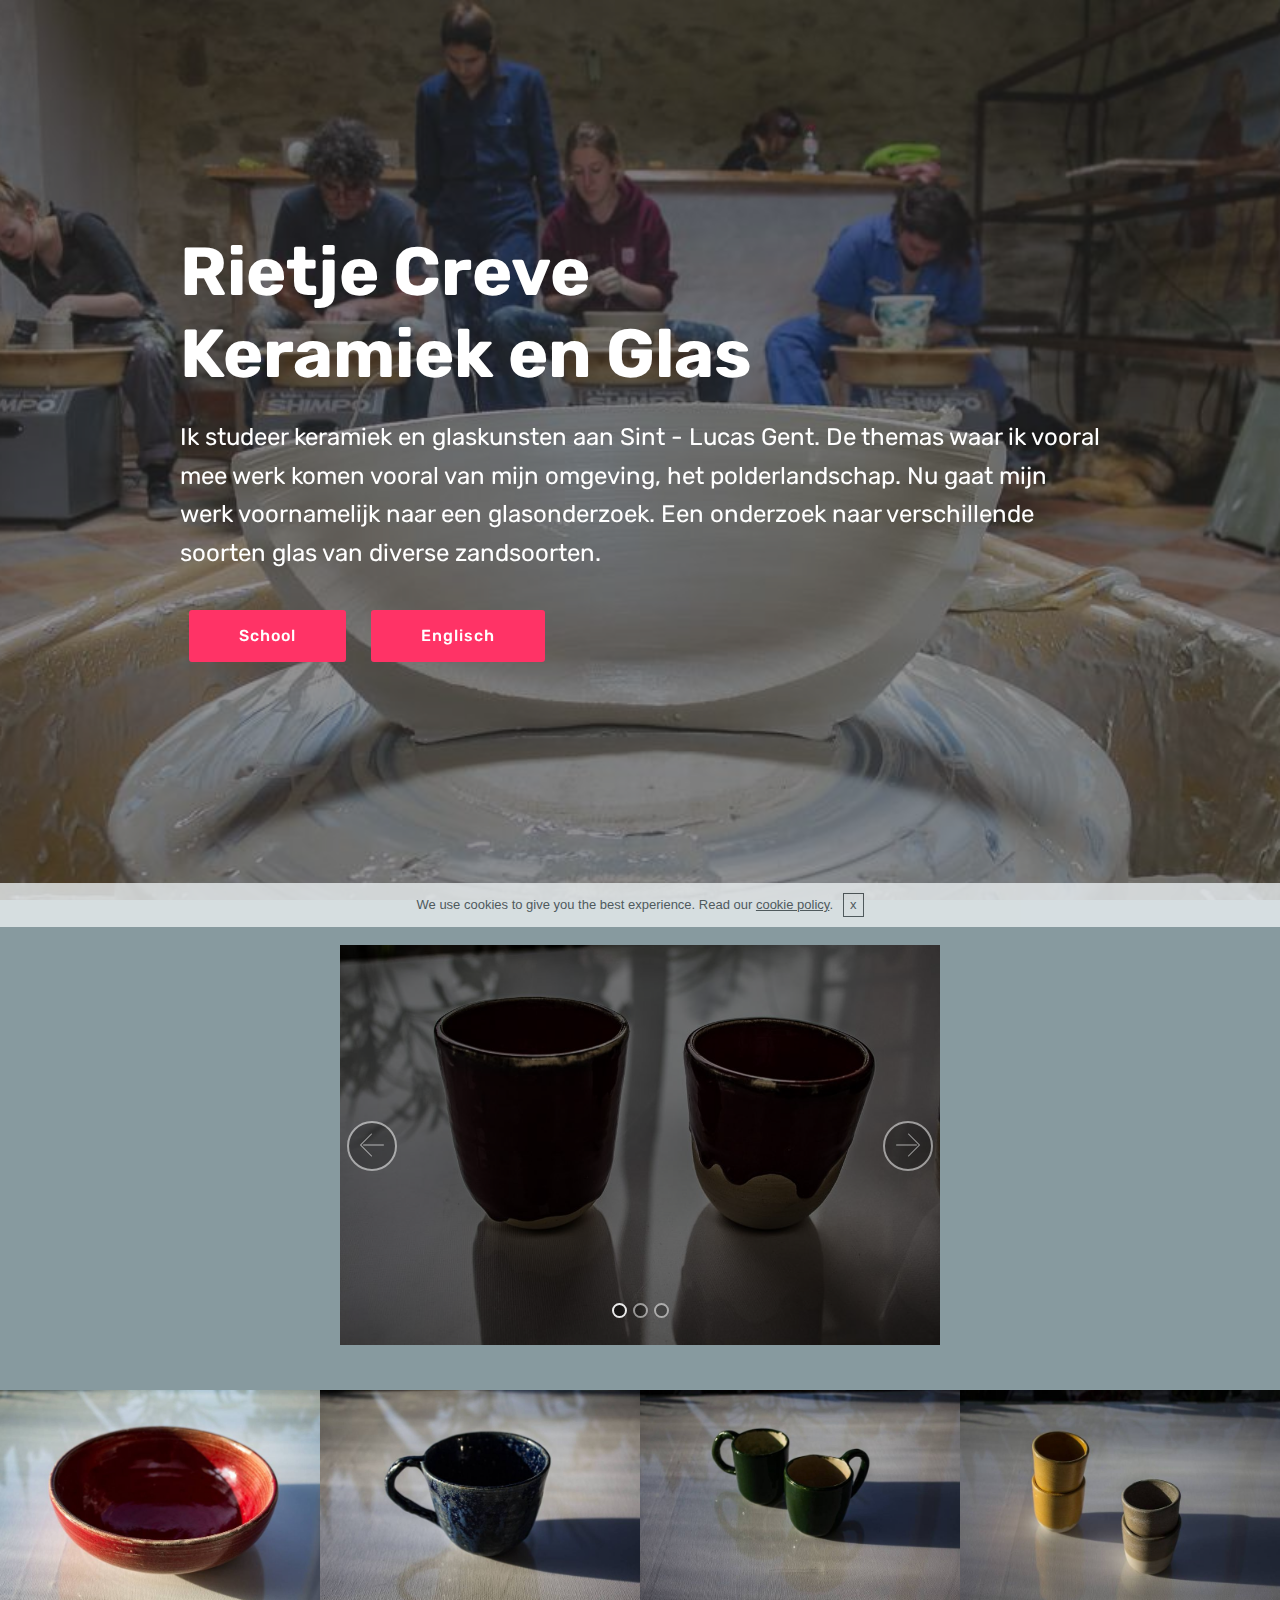
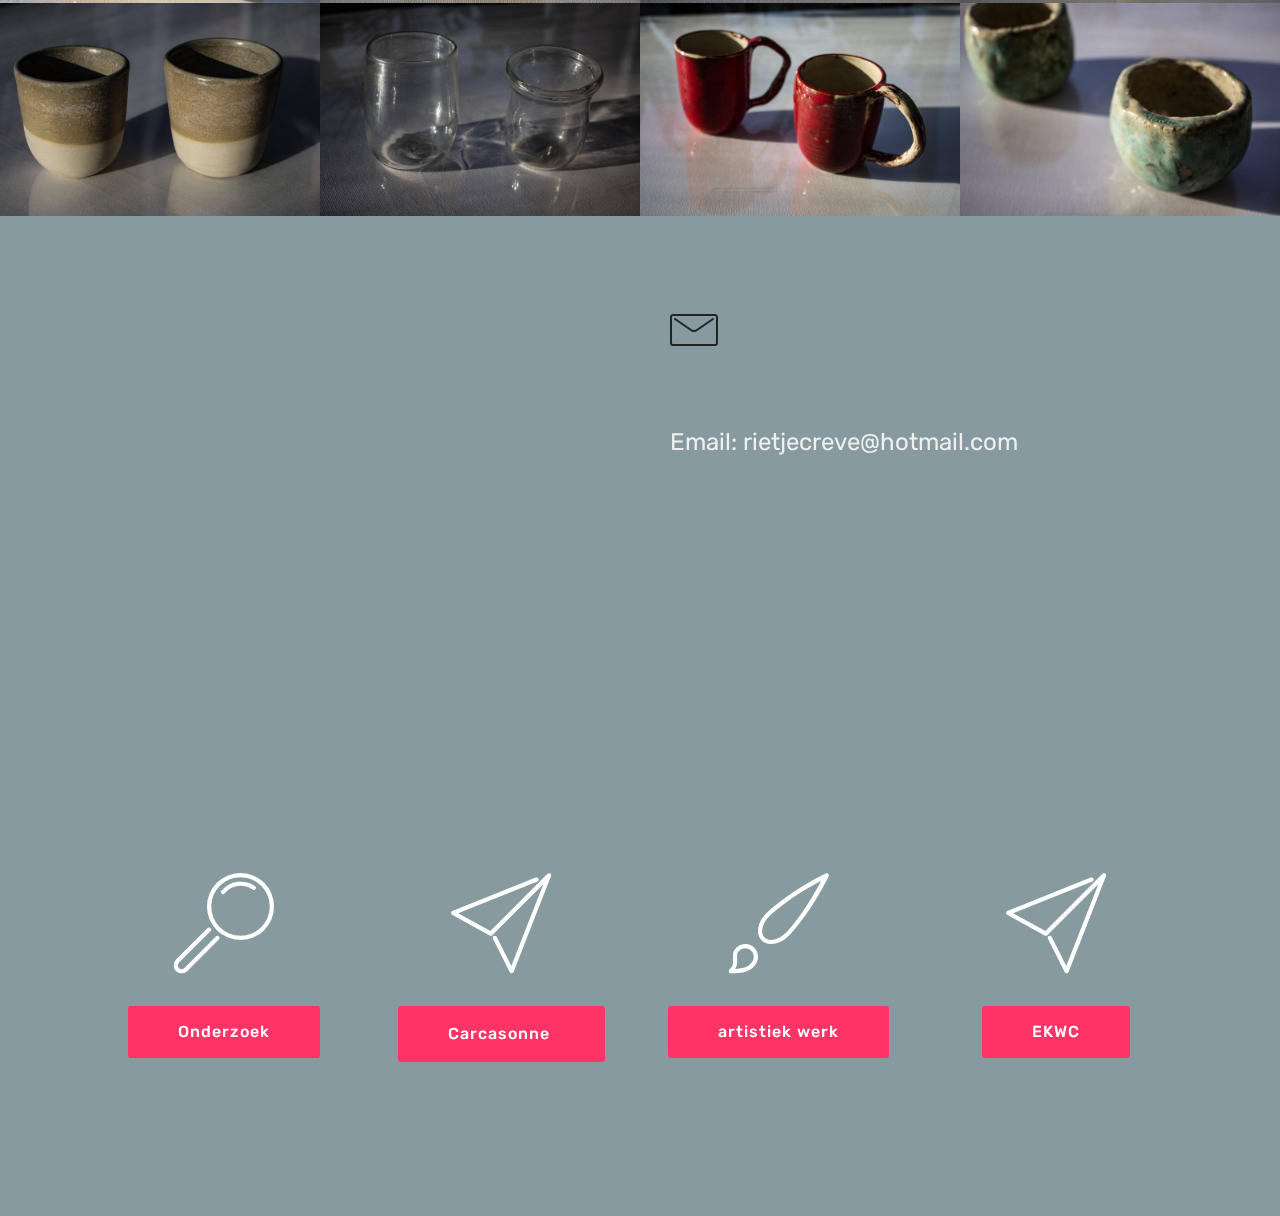
<file: index.html>
<!DOCTYPE html>
<html>
<head>
  <!-- Site made with Mobirise Website Builder v4.4.1, https://mobirise.com -->
  <meta charset="UTF-8">
  <meta http-equiv="X-UA-Compatible" content="IE=edge">
  <meta name="generator" content="Mobirise v4.4.1, mobirise.com">
  <meta name="viewport" content="width=device-width, initial-scale=1">
  <link rel="shortcut icon" href="assets/images/logo4.png" type="image/x-icon">
  <meta name="description" content="">
  <title>hoofdpagina </title>
  <link rel="stylesheet" href="assets/web/assets/mobirise-icons/mobirise-icons.css">
  <link rel="stylesheet" href="assets/tether/tether.min.css">
  <link rel="stylesheet" href="assets/bootstrap/css/bootstrap.min.css">
  <link rel="stylesheet" href="assets/bootstrap/css/bootstrap-grid.min.css">
  <link rel="stylesheet" href="assets/bootstrap/css/bootstrap-reboot.min.css">
  <link rel="stylesheet" href="assets/theme/css/style.css">
  <link rel="stylesheet" href="assets/mobirise-gallery/style.css">
  <link rel="stylesheet" href="assets/mobirise/css/mbr-additional.css" type="text/css">
  
  
  
</head>
<body>

<!-- Google Analytics -->
<!-- Global site tag (gtag.js) - Google Analytics -->
<script async src="https://www.googletagmanager.com/gtag/js?id=UA-99005571-1"></script>
<script>
  window.dataLayer = window.dataLayer || [];
  function gtag(){dataLayer.push(arguments);}
  gtag('js', new Date());

  gtag('config', 'UA-99005571-1');
</script>

<!-- /Google Analytics -->


<section class="cid-qEm7nYujYg mbr-fullscreen mbr-parallax-background" id="header2-1h" data-rv-view="967">

    

    <div class="mbr-overlay" style="opacity: 0.5; background-color: rgb(35, 35, 35);"></div>

    <div class="container align-center">
        <div class="row justify-content-md-center">
            <div class="mbr-white col-md-10">
                <h1 class="mbr-section-title mbr-bold pb-3 mbr-fonts-style display-1">Rietje Creve 
<div>Keramiek en Glas</div></h1>
                
                <p class="mbr-text pb-3 mbr-fonts-style display-5">
                    Ik studeer keramiek en glaskunsten aan Sint - Lucas Gent. De themas waar ik vooral mee werk komen vooral van mijn omgeving, het polderlandschap. Nu gaat mijn werk voornamelijk naar een glasonderzoek. Een onderzoek naar verschillende soorten glas van diverse zandsoorten. 
                </p>
                <div class="mbr-section-btn"><a class="btn btn-md btn-secondary display-4" href="http://www.luca-arts.be/campus/sint-lucas-gent" target="_blank">School</a>
                    <a class="btn btn-md btn-secondary display-4" href="https://rietjecreve.github.io/en/" target="_blank">Englisch</a></div>
            </div>
        </div>
    </div>
    
</section>

<section class="engine"><a href="https://mobirise.co/e">web page authoring software</a></section><section class="carousel slide cid-qBTx4dGBDm" data-interval="false" id="slider2-k" data-rv-view="970">

    
    <div class="container content-slider">
        <div class="content-slider-wrap">
            <div><div class="mbr-slider slide carousel" data-pause="true" data-keyboard="false" data-ride="carousel" data-interval="3000"><ol class="carousel-indicators"><li data-app-prevent-settings="" data-target="#slider2-k" class=" active" data-slide-to="0"></li><li data-app-prevent-settings="" data-target="#slider2-k" data-slide-to="1"></li><li data-app-prevent-settings="" data-target="#slider2-k" data-slide-to="2"></li></ol><div class="carousel-inner" role="listbox"><div class="carousel-item slider-fullscreen-image active" data-bg-video-slide="false" style="background-image: url(assets/images/img-7464-1024x683.jpg);"><div class="container container-slide"><div class="image_wrapper"><div class="mbr-overlay"></div><img src="assets/images/img-7464-1024x683.jpg"><div class="carousel-caption justify-content-center"><div class="col-10 align-center"></div></div></div></div></div><div class="carousel-item slider-fullscreen-image" data-bg-video-slide="false" style="background-image: url(assets/images/img-7392-1024x683.jpg);"><div class="container container-slide"><div class="image_wrapper"><div class="mbr-overlay"></div><img src="assets/images/img-7392-1024x683.jpg"><div class="carousel-caption justify-content-center"><div class="col-10 align-center"></div></div></div></div></div><div class="carousel-item slider-fullscreen-image" data-bg-video-slide="false" style="background-image: url(assets/images/img-7408-1024x683.jpg);"><div class="container container-slide"><div class="image_wrapper"><div class="mbr-overlay" style="opacity: 0.1; background-color: rgb(0, 0, 0);"></div><img src="assets/images/img-7408-1024x683.jpg"><div class="carousel-caption justify-content-center"><div class="col-10 align-center"></div></div></div></div></div></div><a data-app-prevent-settings="" class="carousel-control carousel-control-prev" role="button" data-slide="prev" href="#slider2-k"><span aria-hidden="true" class="mbri-left mbr-iconfont"></span><span class="sr-only">Previous</span></a><a data-app-prevent-settings="" class="carousel-control carousel-control-next" role="button" data-slide="next" href="#slider2-k"><span aria-hidden="true" class="mbri-right mbr-iconfont"></span><span class="sr-only">Next</span></a></div></div> 
        </div>
    </div>
</section>

<section class="mbr-gallery mbr-slider-carousel cid-qCntRSWQgI" id="gallery3-13" data-rv-view="982">

    

    <div>
        <div><!-- Filter --><!-- Gallery --><div class="mbr-gallery-row"><div class="mbr-gallery-layout-default"><div><div><div class="mbr-gallery-item mbr-gallery-item--pNaN" data-video-url="false" data-tags="Awesome"><div href="#lb-gallery3-13" data-slide-to="0" data-toggle="modal"><img src="assets/images/img-7420-1024x683-800x533.jpg" alt=""><span class="icon-focus"></span></div></div><div class="mbr-gallery-item mbr-gallery-item--pNaN" data-video-url="false" data-tags="Awesome"><div href="#lb-gallery3-13" data-slide-to="1" data-toggle="modal"><img src="assets/images/img-7406-1024x683-800x533.jpg" alt=""><span class="icon-focus"></span></div></div><div class="mbr-gallery-item mbr-gallery-item--pNaN" data-video-url="false" data-tags="Responsive"><div href="#lb-gallery3-13" data-slide-to="2" data-toggle="modal"><img src="assets/images/img-7403-1024x683-800x533.jpg" alt=""><span class="icon-focus"></span></div></div><div class="mbr-gallery-item mbr-gallery-item--pNaN" data-video-url="false" data-tags="Creative"><div href="#lb-gallery3-13" data-slide-to="3" data-toggle="modal"><img src="assets/images/img-7408-1024x683-800x533.jpg" alt=""><span class="icon-focus"></span></div></div><div class="mbr-gallery-item mbr-gallery-item--pNaN" data-video-url="false" data-tags="Animated"><div href="#lb-gallery3-13" data-slide-to="4" data-toggle="modal"><img src="assets/images/img-7412-1024x683-800x533.jpg" alt=""><span class="icon-focus"></span></div></div><div class="mbr-gallery-item mbr-gallery-item--pNaN" data-video-url="false" data-tags="Awesome"><div href="#lb-gallery3-13" data-slide-to="5" data-toggle="modal"><img src="assets/images/img-7416-1024x683-800x533.jpg" alt=""><span class="icon-focus"></span></div></div><div class="mbr-gallery-item mbr-gallery-item--pNaN" data-video-url="false" data-tags="Animated"><div href="#lb-gallery3-13" data-slide-to="6" data-toggle="modal"><img src="assets/images/img-7397-1024x683-800x533.jpg" alt=""><span class="icon-focus"></span></div></div><div class="mbr-gallery-item mbr-gallery-item--pNaN" data-video-url="false" data-tags="Awesome"><div href="#lb-gallery3-13" data-slide-to="7" data-toggle="modal"><img src="assets/images/img-7395-1024x683-800x533.jpg" alt=""><span class="icon-focus"></span></div></div></div></div><div class="clearfix"></div></div></div><!-- Lightbox --><div data-app-prevent-settings="" class="mbr-slider modal fade carousel slide" tabindex="-1" data-keyboard="true" data-interval="false" id="lb-gallery3-13"><div class="modal-dialog"><div class="modal-content"><div class="modal-body"><div class="carousel-inner"><div class="carousel-item"><img src="assets/images/img-7420-1024x683.jpg" alt=""></div><div class="carousel-item"><img src="assets/images/img-7406-1024x683.jpg" alt=""></div><div class="carousel-item"><img src="assets/images/img-7403-1024x683.jpg" alt=""></div><div class="carousel-item"><img src="assets/images/img-7408-1024x683.jpg" alt=""></div><div class="carousel-item"><img src="assets/images/img-7412-1024x683.jpg" alt=""></div><div class="carousel-item"><img src="assets/images/img-7416-1024x683.jpg" alt=""></div><div class="carousel-item"><img src="assets/images/img-7397-1024x683.jpg" alt=""></div><div class="carousel-item active"><img src="assets/images/img-7395-1024x683.jpg" alt=""></div></div><a class="carousel-control carousel-control-prev" role="button" data-slide="prev" href="#lb-gallery3-13"><span class="mbri-left mbr-iconfont" aria-hidden="true"></span><span class="sr-only">Previous</span></a><a class="carousel-control carousel-control-next" role="button" data-slide="next" href="#lb-gallery3-13"><span class="mbri-right mbr-iconfont" aria-hidden="true"></span><span class="sr-only">Next</span></a><a class="close" href="#" role="button" data-dismiss="modal"><span class="sr-only">Close</span></a></div></div></div></div></div>
    </div>

</section>

<section class="mbr-section form4 cid-qBUeqxrDm9" id="form4-o" data-rv-view="1017">

    

    
    <div class="container">
        <div class="row">
            <div class="col-md-6">
                <div class="google-map"><iframe frameborder="0" style="border:0" src="https://www.google.com/maps/embed/v1/place?key=AIzaSyA0Dx_boXQiwvdz8sJHoYeZNVTdoWONYkU&amp;q=place_id:ChIJW6ChmxeKw0cRfYx3HnJM8mQ" allowfullscreen=""></iframe></div>
            </div>
            <div class="col-md-6">
                
                <div>
                    <div class="icon-block pb-3">
                        <span class="icon-block__icon">
                            <span class="mbri-letter mbr-iconfont" media-simple="true"></span>
                        </span>
                        
                    </div>
                    <div class="icon-contacts pb-3">
                        <h5 class="align-left mbr-fonts-style display-7"></h5>
                        <p class="mbr-text align-left mbr-fonts-style display-5"><br>
                            Email: rietjecreve@hotmail.com</p>
                    </div>
                </div>
                
            </div>
        </div>
    </div>
</section>

<section class="features8 cid-qBUokmHp5G" id="features8-s" data-rv-view="1020">

    

    

    <div class="container">
        <div class="media-container-row">

            <div class="card  col-12 col-md-6 col-lg-3">
                <div class="card-img">
                    <span class="mbr-iconfont mbri-search" media-simple="true"></span>
                </div>
                <div class="card-box align-center">
                    
                    
                    <div class="mbr-section-btn text-center"><a href="page3.html" class="btn btn-secondary display-4" target="_blank">Onderzoek</a></div>
                </div>
            </div>

            <div class="card  col-12 col-md-6 col-lg-3">
                <div class="card-img">
                    <span class="mbr-iconfont mbri-paper-plane" media-simple="true"></span>
                </div>
                <div class="card-box align-center">
                    
                    
                    <div class="mbr-section-btn text-center"><a href="page2.html" class="btn btn-secondary display-7" target="_blank">
                            Carcasonne&nbsp;</a></div>
                </div>
            </div>

            <div class="card  col-12 col-md-6 col-lg-3">
                <div class="card-img">
                    <span class="mbr-iconfont mbri-change-style" media-simple="true"></span>
                </div>
                <div class="card-box align-center">
                    
                    
                    <div class="mbr-section-btn text-center"><a href="index.html" class="btn btn-secondary display-4">artistiek werk</a></div>
                </div>
            </div>

            <div class="card  col-12 col-md-6 col-lg-3">
                <div class="card-img">
                    <span class="mbr-iconfont mbri-paper-plane" media-simple="true"></span>
                </div>
                <div class="card-box align-center">
                    
                    
                    <div class="mbr-section-btn text-center"><a href="page5.html" class="btn btn-secondary display-4">
                            EKWC</a></div>
                </div>
            </div>
        </div>
    </div>
</section>


  <script src="assets/web/assets/jquery/jquery.min.js"></script>
  <script src="assets/popper/popper.min.js"></script>
  <script src="assets/tether/tether.min.js"></script>
  <script src="assets/bootstrap/js/bootstrap.min.js"></script>
  <script src="assets/smooth-scroll/smooth-scroll.js"></script>
  <script src="assets/cookies-alert-plugin/cookies-alert-core.js"></script>
  <script src="assets/cookies-alert-plugin/cookies-alert-script.js"></script>
  <script src="assets/jarallax/jarallax.min.js"></script>
  <script src="assets/jquery-mb-ytplayer/jquery.mb.ytplayer.min.js"></script>
  <script src="assets/masonry/masonry.pkgd.min.js"></script>
  <script src="assets/imagesloaded/imagesloaded.pkgd.min.js"></script>
  <script src="assets/bootstrap-carousel-swipe/bootstrap-carousel-swipe.js"></script>
  <script src="assets/jquery-mb-vimeo_player/jquery.mb.vimeo_player.js"></script>
  <script src="assets/theme/js/script.js"></script>
  <script src="assets/mobirise-slider-video/script.js"></script>
  <script src="assets/mobirise-gallery/player.min.js"></script>
  <script src="assets/mobirise-gallery/script.js"></script>
  <script src="assets/formoid/formoid.min.js"></script>
  
  
<input name="cookieData" type="hidden" data-cookie-text="We use cookies to give you the best experience. Read our <a href='privacy.html'>cookie policy</a>.">
  </body>
</html>
</file>
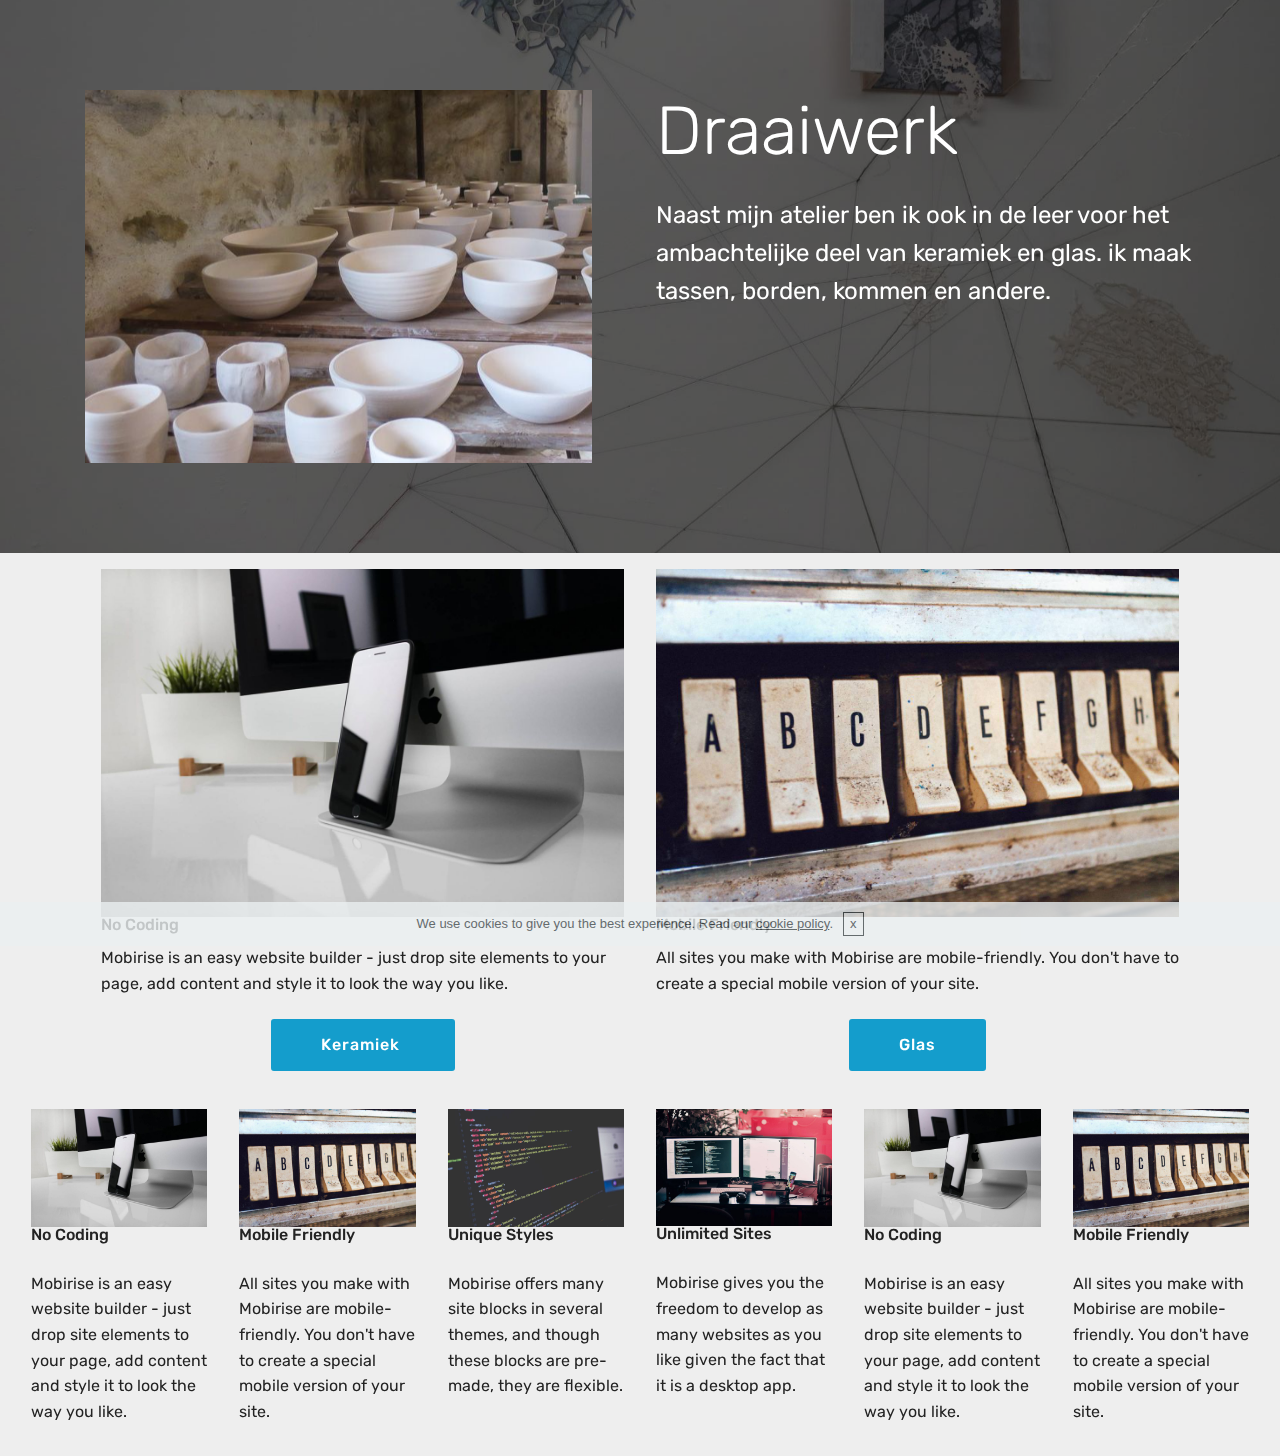
<file: page1.html>
<!DOCTYPE html>
<html>
<head>
  <!-- Site made with Mobirise Website Builder v4.4.1, https://mobirise.com -->
  <meta charset="UTF-8">
  <meta http-equiv="X-UA-Compatible" content="IE=edge">
  <meta name="generator" content="Mobirise v4.4.1, mobirise.com">
  <meta name="viewport" content="width=device-width, initial-scale=1">
  <link rel="shortcut icon" href="assets/images/logo4.png" type="image/x-icon">
  <meta name="description" content="Web Creator Description">
  <title>kopen</title>
  <link rel="stylesheet" href="assets/tether/tether.min.css">
  <link rel="stylesheet" href="assets/bootstrap/css/bootstrap.min.css">
  <link rel="stylesheet" href="assets/bootstrap/css/bootstrap-grid.min.css">
  <link rel="stylesheet" href="assets/bootstrap/css/bootstrap-reboot.min.css">
  <link rel="stylesheet" href="assets/theme/css/style.css">
  <link rel="stylesheet" href="assets/mobirise/css/mbr-additional.css" type="text/css">
  
  
  
</head>
<body>

<!-- Google Analytics -->
<!-- Global site tag (gtag.js) - Google Analytics -->
<script async src="https://www.googletagmanager.com/gtag/js?id=UA-99005571-1"></script>
<script>
  window.dataLayer = window.dataLayer || [];
  function gtag(){dataLayer.push(arguments);}
  gtag('js', new Date());

  gtag('config', 'UA-99005571-1');
</script>

<!-- /Google Analytics -->


<section class="header3 cid-qCnktRyfn7 mbr-parallax-background" id="header3-x" data-rv-view="3979">

    

    <div class="mbr-overlay" style="opacity: 0.4; background-color: rgb(0, 0, 0);">
    </div>

    <div class="container">
        <div class="media-container-row">
            <div class="mbr-figure" style="width: 100%;">
                <img src="assets/images/img-200-1024x575.jpg" alt="Mobirise" title="" media-simple="true">
            </div>

            <div class="media-content">
                <h1 class="mbr-section-title mbr-white pb-3 mbr-fonts-style display-1">
                    Draaiwerk&nbsp;</h1>
                
                <div class="mbr-section-text mbr-white pb-3 ">
                    <p class="mbr-text mbr-fonts-style display-5">
                        Naast mijn atelier ben ik ook in de leer voor het ambachtelijke deel van keramiek en glas. ik maak tassen, borden, kommen en andere.&nbsp;</p>
                </div>
                
            </div>
        </div>
    </div>

</section>

<section class="engine"><a href="https://mobirise.co/h">make your own website for free</a></section><section class="features3 cid-qCnxqZmuL9" id="features3-18" data-rv-view="3982">

    

    
    <div class="container">
        <div class="media-container-row">
            <div class="card p-3 col-12 col-md-6">
                <div class="card-wrapper">
                    <div class="card-img">
                        <img src="assets/images/01.jpg" alt="Mobirise" media-simple="true">
                    </div>
                    <div class="card-box">
                        <h4 class="card-title mbr-fonts-style display-7">
                            No Coding
                        </h4>
                        <p class="mbr-text mbr-fonts-style display-7">
                            Mobirise is an easy website builder - just drop site elements to your page, add content and style it to look the way you like.
                        </p>
                    </div>
                    <div class="mbr-section-btn text-center"><a href="https://mobirise.com" class="btn btn-primary display-4">Keramiek&nbsp;</a></div>
                </div>
            </div>

            <div class="card p-3 col-12 col-md-6">
                <div class="card-wrapper">
                    <div class="card-img">
                        <img src="assets/images/02.jpg" alt="Mobirise" media-simple="true">
                    </div>
                    <div class="card-box">
                        <h4 class="card-title mbr-fonts-style display-7">
                            Mobile Friendly
                        </h4>
                        <p class="mbr-text mbr-fonts-style display-7">
                            All sites you make with Mobirise are mobile-friendly. You don't have to create a special mobile version of your site.
                        </p>
                    </div>
                    <div class="mbr-section-btn text-center"><a href="https://mobirise.com" class="btn btn-primary display-4">Glas<br></a></div>
                </div>
            </div>

            

            
        </div>
    </div>
</section>

<section class="features3 cid-qCnvbUBvJV" id="features17-16" data-rv-view="3985">
    
    

    
    <div class="container-fluid">
        <div class="media-container-row">
            <div class="card p-3 col-12 col-md-6 col-lg-2">
                <div class="card-wrapper">
                    <div class="card-img">
                        <img src="assets/images/01.jpg" alt="Mobirise" media-simple="true">
                    </div>
                    <div class="card-box">
                        <h4 class="card-title pb-3 mbr-fonts-style display-7">
                            No Coding
                        </h4>
                        <p class="mbr-text mbr-fonts-style display-7">
                            Mobirise is an easy website builder - just drop site elements to your page, add content and style it to look the way you like.
                        </p>
                    </div>
                </div>
            </div>

            <div class="card p-3 col-12 col-md-6 col-lg-2">
                <div class="card-wrapper">
                    <div class="card-img">
                        <img src="assets/images/02.jpg" alt="Mobirise" media-simple="true">
                    </div>
                    <div class="card-box">
                        <h4 class="card-title pb-3 mbr-fonts-style display-7">
                            Mobile Friendly
                        </h4>
                        <p class="mbr-text mbr-fonts-style display-7">
                            All sites you make with Mobirise are mobile-friendly. You don't have to create a special mobile version of your site.
                        </p>
                    </div>
                </div>
            </div>

            <div class="card p-3 col-12 col-md-6 col-lg-2">
                <div class="card-wrapper">
                    <div class="card-img">
                        <img src="assets/images/03.jpg" alt="Mobirise" media-simple="true">
                    </div>
                    <div class="card-box">
                        <h4 class="card-title pb-3 mbr-fonts-style display-7">
                            Unique Styles
                        </h4>
                        <p class="mbr-text mbr-fonts-style display-7">
                            Mobirise offers many site blocks in several themes, and though these blocks are pre-made, they are flexible.
                        </p>
                    </div>
                </div>
            </div>

            <div class="card p-3 col-12 col-md-6 col-lg-2">
                <div class="card-wrapper">
                    <div class="card-img">
                        <img src="assets/images/04.jpg" alt="Mobirise" media-simple="true">
                    </div>
                    <div class="card-box">
                        <h4 class="card-title pb-3 mbr-fonts-style display-7">
                            Unlimited Sites
                        </h4>
                        <p class="mbr-text mbr-fonts-style display-7">
                           Mobirise gives you the freedom to develop as many websites as you like given the fact that it is a desktop app.
                        </p>
                    </div>
                </div>
            </div>
            <div class="card p-3 col-12 col-md-6 col-lg-2">
                <div class="card-wrapper">
                    <div class="card-img">
                        <img src="assets/images/01.jpg" alt="Mobirise" media-simple="true">
                    </div>
                    <div class="card-box">
                        <h4 class="card-title pb-3 mbr-fonts-style display-7">
                            No Coding
                        </h4>
                        <p class="mbr-text mbr-fonts-style display-7">
                            Mobirise is an easy website builder - just drop site elements to your page, add content and style it to look the way you like.
                        </p>
                    </div>
                </div>
            </div>
            <div class="card p-3 col-12 col-md-6 col-lg-2">
                <div class="card-wrapper">
                    <div class="card-img">
                        <img src="assets/images/02.jpg" alt="Mobirise" media-simple="true">
                    </div>
                    <div class="card-box">
                        <h4 class="card-title pb-3 mbr-fonts-style display-7">
                            Mobile Friendly
                        </h4>
                        <p class="mbr-text mbr-fonts-style display-7">
                            All sites you make with Mobirise are mobile-friendly. You don't have to create a special mobile version of your site.
                        </p>
                    </div>
                </div>
            </div>
        </div>
    </div>
</section>


  <script src="assets/web/assets/jquery/jquery.min.js"></script>
  <script src="assets/popper/popper.min.js"></script>
  <script src="assets/tether/tether.min.js"></script>
  <script src="assets/bootstrap/js/bootstrap.min.js"></script>
  <script src="assets/smooth-scroll/smooth-scroll.js"></script>
  <script src="assets/cookies-alert-plugin/cookies-alert-core.js"></script>
  <script src="assets/cookies-alert-plugin/cookies-alert-script.js"></script>
  <script src="assets/jarallax/jarallax.min.js"></script>
  <script src="assets/theme/js/script.js"></script>
  
  
<input name="cookieData" type="hidden" data-cookie-text="We use cookies to give you the best experience. Read our <a href='privacy.html'>cookie policy</a>.">
  </body>
</html>
</file>
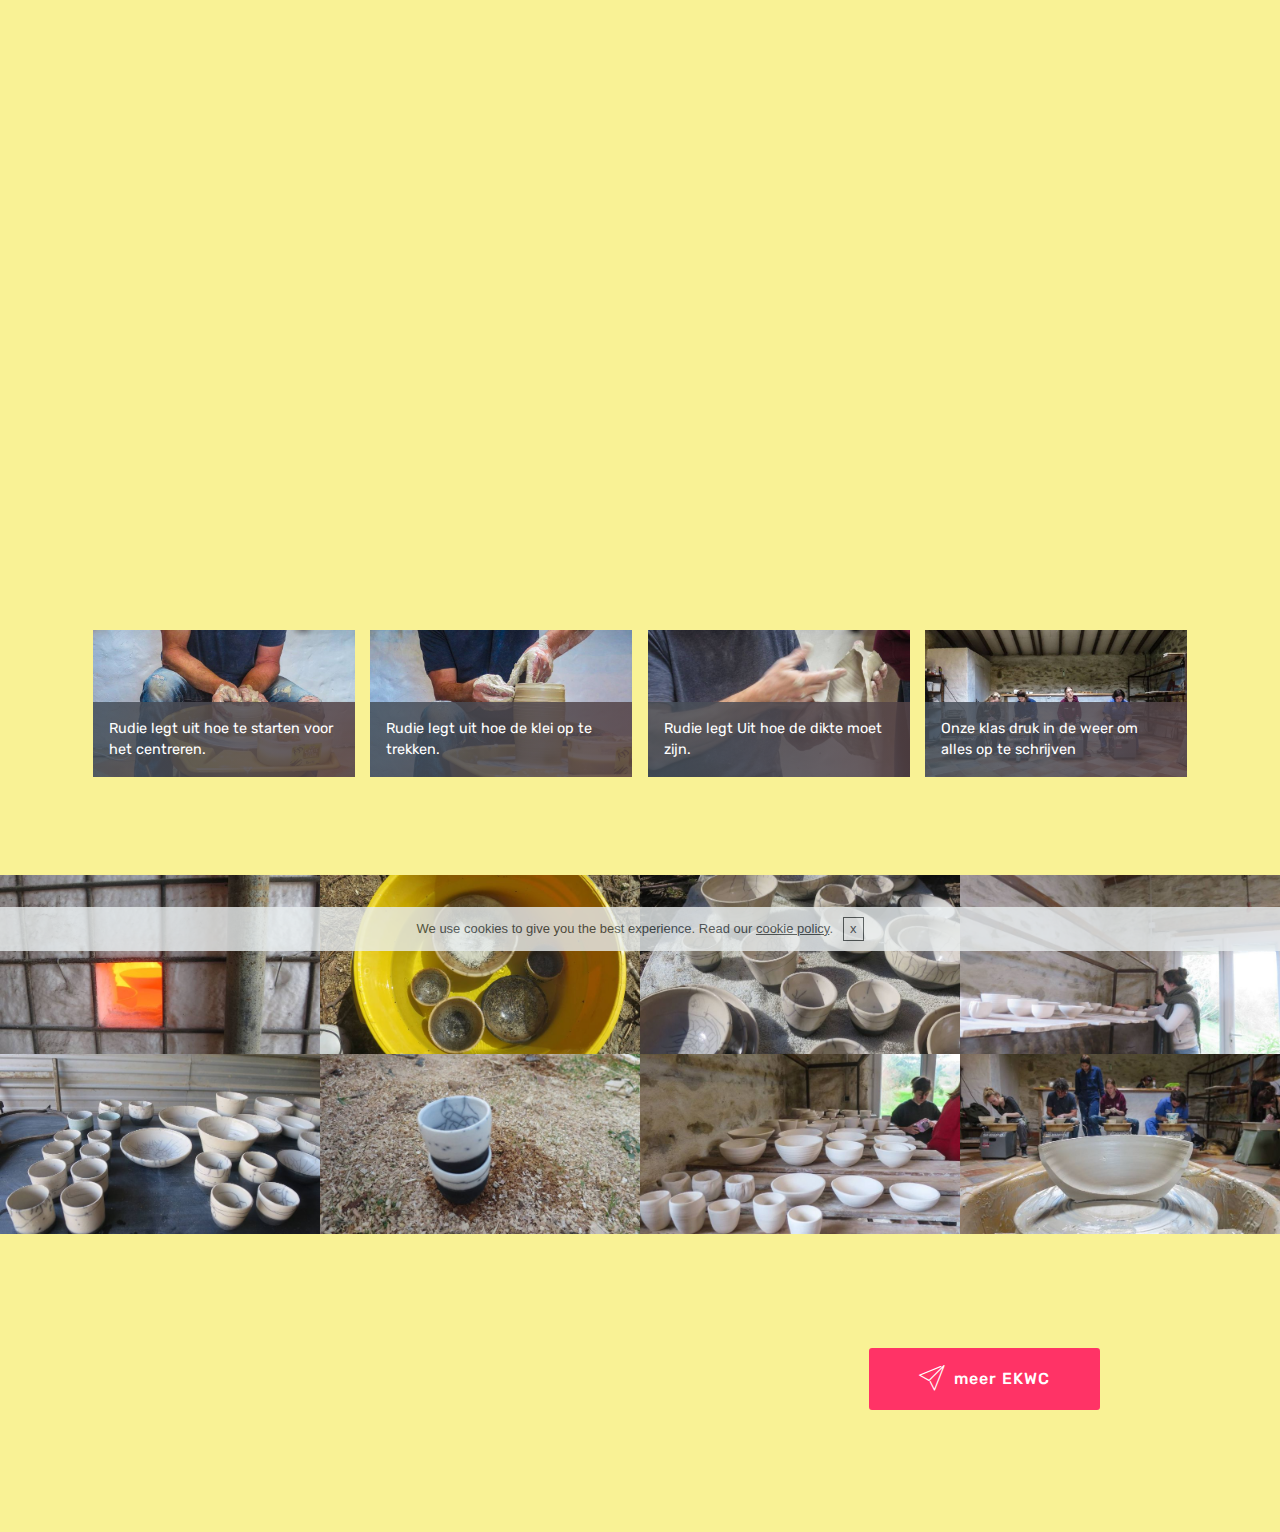
<file: page2.html>
<!DOCTYPE html>
<html>
<head>
  <!-- Site made with Mobirise Website Builder v4.4.1, https://mobirise.com -->
  <meta charset="UTF-8">
  <meta http-equiv="X-UA-Compatible" content="IE=edge">
  <meta name="generator" content="Mobirise v4.4.1, mobirise.com">
  <meta name="viewport" content="width=device-width, initial-scale=1">
  <link rel="shortcut icon" href="assets/images/logo4.png" type="image/x-icon">
  <meta name="description" content="Studiereis naar Carcassone, ruque leren maken ">
  <title>carcasonne </title>
  <link rel="stylesheet" href="assets/web/assets/mobirise-icons/mobirise-icons.css">
  <link rel="stylesheet" href="assets/tether/tether.min.css">
  <link rel="stylesheet" href="assets/bootstrap/css/bootstrap.min.css">
  <link rel="stylesheet" href="assets/bootstrap/css/bootstrap-grid.min.css">
  <link rel="stylesheet" href="assets/bootstrap/css/bootstrap-reboot.min.css">
  <link rel="stylesheet" href="assets/theme/css/style.css">
  <link rel="stylesheet" href="assets/mobirise-gallery/style.css">
  <link rel="stylesheet" href="assets/mobirise/css/mbr-additional.css" type="text/css">
  
  
  
</head>
<body>

<!-- Google Analytics -->
<!-- Global site tag (gtag.js) - Google Analytics -->
<script async src="https://www.googletagmanager.com/gtag/js?id=UA-99005571-1"></script>
<script>
  window.dataLayer = window.dataLayer || [];
  function gtag(){dataLayer.push(arguments);}
  gtag('js', new Date());

  gtag('config', 'UA-99005571-1');
</script>

<!-- /Google Analytics -->


<section class="cid-qBTFrHxRyu" id="video1-m" data-rv-view="1023">

    
    
    <figure class="mbr-figure align-center container">
        <div class="video-block" style="width: 66%;">
            <div><iframe class="mbr-embedded-video" src="https://www.youtube.com/embed/tDW4IMbBmHM?rel=0&amp;amp;showinfo=0&amp;autoplay=0&amp;loop=0" width="1280" height="720" frameborder="0" allowfullscreen></iframe></div>
        </div>
    </figure>
</section>

<section class="engine"><a href="https://mobirise.co/i">build a website for free</a></section><section class="mbr-gallery mbr-slider-carousel cid-qBTGxnJqTr" id="gallery1-n" data-rv-view="1025">

    

    <div class="container">
        <div><!-- Filter --><!-- Gallery --><div class="mbr-gallery-row"><div class="mbr-gallery-layout-default"><div><div><div class="mbr-gallery-item mbr-gallery-item--p1" data-video-url="false" data-tags="Awesome"><div href="#lb-gallery1-n" data-slide-to="0" data-toggle="modal"><img src="assets/images/img-207-1024x575-800x449.jpg" alt=""><span class="icon-focus"></span><span class="mbr-gallery-title mbr-fonts-style display-7">Rudie legt uit hoe te starten voor het centreren.&nbsp;</span></div></div><div class="mbr-gallery-item mbr-gallery-item--p1" data-video-url="false" data-tags="Responsive"><div href="#lb-gallery1-n" data-slide-to="1" data-toggle="modal"><img src="assets/images/img-224-1024x575-800x449.jpg" alt=""><span class="icon-focus"></span><span class="mbr-gallery-title mbr-fonts-style display-7">Rudie legt uit hoe de klei op te trekken.&nbsp;</span></div></div><div class="mbr-gallery-item mbr-gallery-item--p1" data-video-url="false" data-tags="Creative"><div href="#lb-gallery1-n" data-slide-to="2" data-toggle="modal"><img src="assets/images/img-235-1024x575-800x449.jpg" alt=""><span class="icon-focus"></span><span class="mbr-gallery-title mbr-fonts-style display-7">Rudie legt Uit hoe de dikte moet zijn.&nbsp;</span></div></div><div class="mbr-gallery-item mbr-gallery-item--p1" data-video-url="false" data-tags="Creative"><div href="#lb-gallery1-n" data-slide-to="3" data-toggle="modal"><img src="assets/images/img-199-1024x575-800x449.jpg" alt=""><span class="icon-focus"></span><span class="mbr-gallery-title mbr-fonts-style display-7">Onze klas druk in de weer om alles op te schrijven&nbsp;</span></div></div></div></div><div class="clearfix"></div></div></div><!-- Lightbox --><div data-app-prevent-settings="" class="mbr-slider modal fade carousel slide" tabindex="-1" data-keyboard="true" data-interval="false" id="lb-gallery1-n"><div class="modal-dialog"><div class="modal-content"><div class="modal-body"><div class="carousel-inner"><div class="carousel-item"><img src="assets/images/img-207-1024x575.jpg" alt=""></div><div class="carousel-item"><img src="assets/images/img-224-1024x575.jpg" alt=""></div><div class="carousel-item"><img src="assets/images/img-235-1024x575.jpg" alt=""></div><div class="carousel-item active"><img src="assets/images/img-199-1024x575.jpg" alt=""></div></div><a class="carousel-control carousel-control-prev" role="button" data-slide="prev" href="#lb-gallery1-n"><span class="mbri-left mbr-iconfont" aria-hidden="true"></span><span class="sr-only">Previous</span></a><a class="carousel-control carousel-control-next" role="button" data-slide="next" href="#lb-gallery1-n"><span class="mbri-right mbr-iconfont" aria-hidden="true"></span><span class="sr-only">Next</span></a><a class="close" href="#" role="button" data-dismiss="modal"><span class="sr-only">Close</span></a></div></div></div></div></div>
    </div>

</section>

<section class="mbr-gallery mbr-slider-carousel cid-qCcWL4aEVg" id="gallery3-t" data-rv-view="1044">

    

    <div>
        <div><!-- Filter --><!-- Gallery --><div class="mbr-gallery-row"><div class="mbr-gallery-layout-default"><div><div><div class="mbr-gallery-item mbr-gallery-item--pNaN" data-video-url="false" data-tags="Responsive"><div href="#lb-gallery3-t" data-slide-to="0" data-toggle="modal"><img src="assets/images/img-356-2000x1124-800x449.jpg" alt=""><span class="icon-focus"></span></div></div><div class="mbr-gallery-item mbr-gallery-item--pNaN" data-video-url="false" data-tags="Creative"><div href="#lb-gallery3-t" data-slide-to="1" data-toggle="modal"><img src="assets/images/img-342-2000x1124-800x449.jpg" alt=""><span class="icon-focus"></span></div></div><div class="mbr-gallery-item mbr-gallery-item--pNaN" data-video-url="false" data-tags="Animated"><div href="#lb-gallery3-t" data-slide-to="2" data-toggle="modal"><img src="assets/images/img-368-2000x1124-800x449.jpg" alt=""><span class="icon-focus"></span></div></div><div class="mbr-gallery-item mbr-gallery-item--pNaN" data-video-url="false" data-tags="Awesome"><div href="#lb-gallery3-t" data-slide-to="3" data-toggle="modal"><img src="assets/images/img-197-2000x1124-800x449.jpg" alt=""><span class="icon-focus"></span></div></div><div class="mbr-gallery-item mbr-gallery-item--pNaN" data-video-url="false" data-tags="Awesome"><div href="#lb-gallery3-t" data-slide-to="4" data-toggle="modal"><img src="assets/images/img-371-2000x1124-800x449.jpg" alt=""><span class="icon-focus"></span></div></div><div class="mbr-gallery-item mbr-gallery-item--pNaN" data-video-url="false" data-tags="Awesome"><div href="#lb-gallery3-t" data-slide-to="5" data-toggle="modal"><img src="assets/images/img-379-2000x1124-800x449.jpg" alt=""><span class="icon-focus"></span></div></div><div class="mbr-gallery-item mbr-gallery-item--pNaN" data-video-url="false" data-tags="Responsive"><div href="#lb-gallery3-t" data-slide-to="6" data-toggle="modal"><img src="assets/images/img-198-1024x575-800x449.jpg" alt=""><span class="icon-focus"></span></div></div><div class="mbr-gallery-item mbr-gallery-item--pNaN" data-video-url="false" data-tags="Responsive"><div href="#lb-gallery3-t" data-slide-to="7" data-toggle="modal"><img src="assets/images/img-251-1024x575-800x449.jpg" alt=""><span class="icon-focus"></span></div></div></div></div><div class="clearfix"></div></div></div><!-- Lightbox --><div data-app-prevent-settings="" class="mbr-slider modal fade carousel slide" tabindex="-1" data-keyboard="true" data-interval="false" id="lb-gallery3-t"><div class="modal-dialog"><div class="modal-content"><div class="modal-body"><div class="carousel-inner"><div class="carousel-item"><img src="assets/images/img-356-2000x1124.jpg" alt=""></div><div class="carousel-item"><img src="assets/images/img-342-2000x1124.jpg" alt=""></div><div class="carousel-item"><img src="assets/images/img-368-2000x1124.jpg" alt=""></div><div class="carousel-item"><img src="assets/images/img-197-2000x1124.jpg" alt=""></div><div class="carousel-item"><img src="assets/images/img-371-2000x1124.jpg" alt=""></div><div class="carousel-item"><img src="assets/images/img-379-2000x1124.jpg" alt=""></div><div class="carousel-item"><img src="assets/images/img-198-1024x575.jpg" alt=""></div><div class="carousel-item active"><img src="assets/images/img-251-1024x575.jpg" alt=""></div></div><a class="carousel-control carousel-control-prev" role="button" data-slide="prev" href="#lb-gallery3-t"><span class="mbri-left mbr-iconfont" aria-hidden="true"></span><span class="sr-only">Previous</span></a><a class="carousel-control carousel-control-next" role="button" data-slide="next" href="#lb-gallery3-t"><span class="mbri-right mbr-iconfont" aria-hidden="true"></span><span class="sr-only">Next</span></a><a class="close" href="#" role="button" data-dismiss="modal"><span class="sr-only">Close</span></a></div></div></div></div></div>
    </div>

</section>

<section class="mbr-section info1 cid-qKLCQzSx1D" id="info1-1t" data-rv-view="1079">

    

    
    <div class="container">
        <div class="row justify-content-center content-row">
            <div class="media-container-column title col-12 col-lg-7 col-md-6">
                <h3 class="mbr-section-subtitle align-left mbr-light pb-3 mbr-fonts-style display-5"></h3>
                <h2 class="align-left mbr-bold mbr-fonts-style display-2"></h2>
            </div>
            <div class="media-container-column col-12 col-lg-3 col-md-4">
                <div class="mbr-section-btn align-right py-4"><a class="btn btn-secondary display-4" href="page5.html"><span class="mbri-paper-plane mbr-iconfont mbr-iconfont-btn"></span>meer EKWC</a></div>
            </div>
        </div>
    </div>
</section>


  <script src="assets/web/assets/jquery/jquery.min.js"></script>
  <script src="assets/popper/popper.min.js"></script>
  <script src="assets/tether/tether.min.js"></script>
  <script src="assets/bootstrap/js/bootstrap.min.js"></script>
  <script src="assets/smooth-scroll/smooth-scroll.js"></script>
  <script src="assets/cookies-alert-plugin/cookies-alert-core.js"></script>
  <script src="assets/cookies-alert-plugin/cookies-alert-script.js"></script>
  <script src="assets/jquery-mb-vimeo_player/jquery.mb.vimeo_player.js"></script>
  <script src="assets/bootstrap-carousel-swipe/bootstrap-carousel-swipe.js"></script>
  <script src="assets/masonry/masonry.pkgd.min.js"></script>
  <script src="assets/imagesloaded/imagesloaded.pkgd.min.js"></script>
  <script src="assets/theme/js/script.js"></script>
  <script src="assets/mobirise-gallery/player.min.js"></script>
  <script src="assets/mobirise-gallery/script.js"></script>
  <script src="assets/mobirise-slider-video/script.js"></script>
  
  
<input name="cookieData" type="hidden" data-cookie-text="We use cookies to give you the best experience. Read our <a href='privacy.html'>cookie policy</a>.">
  </body>
</html>
</file>
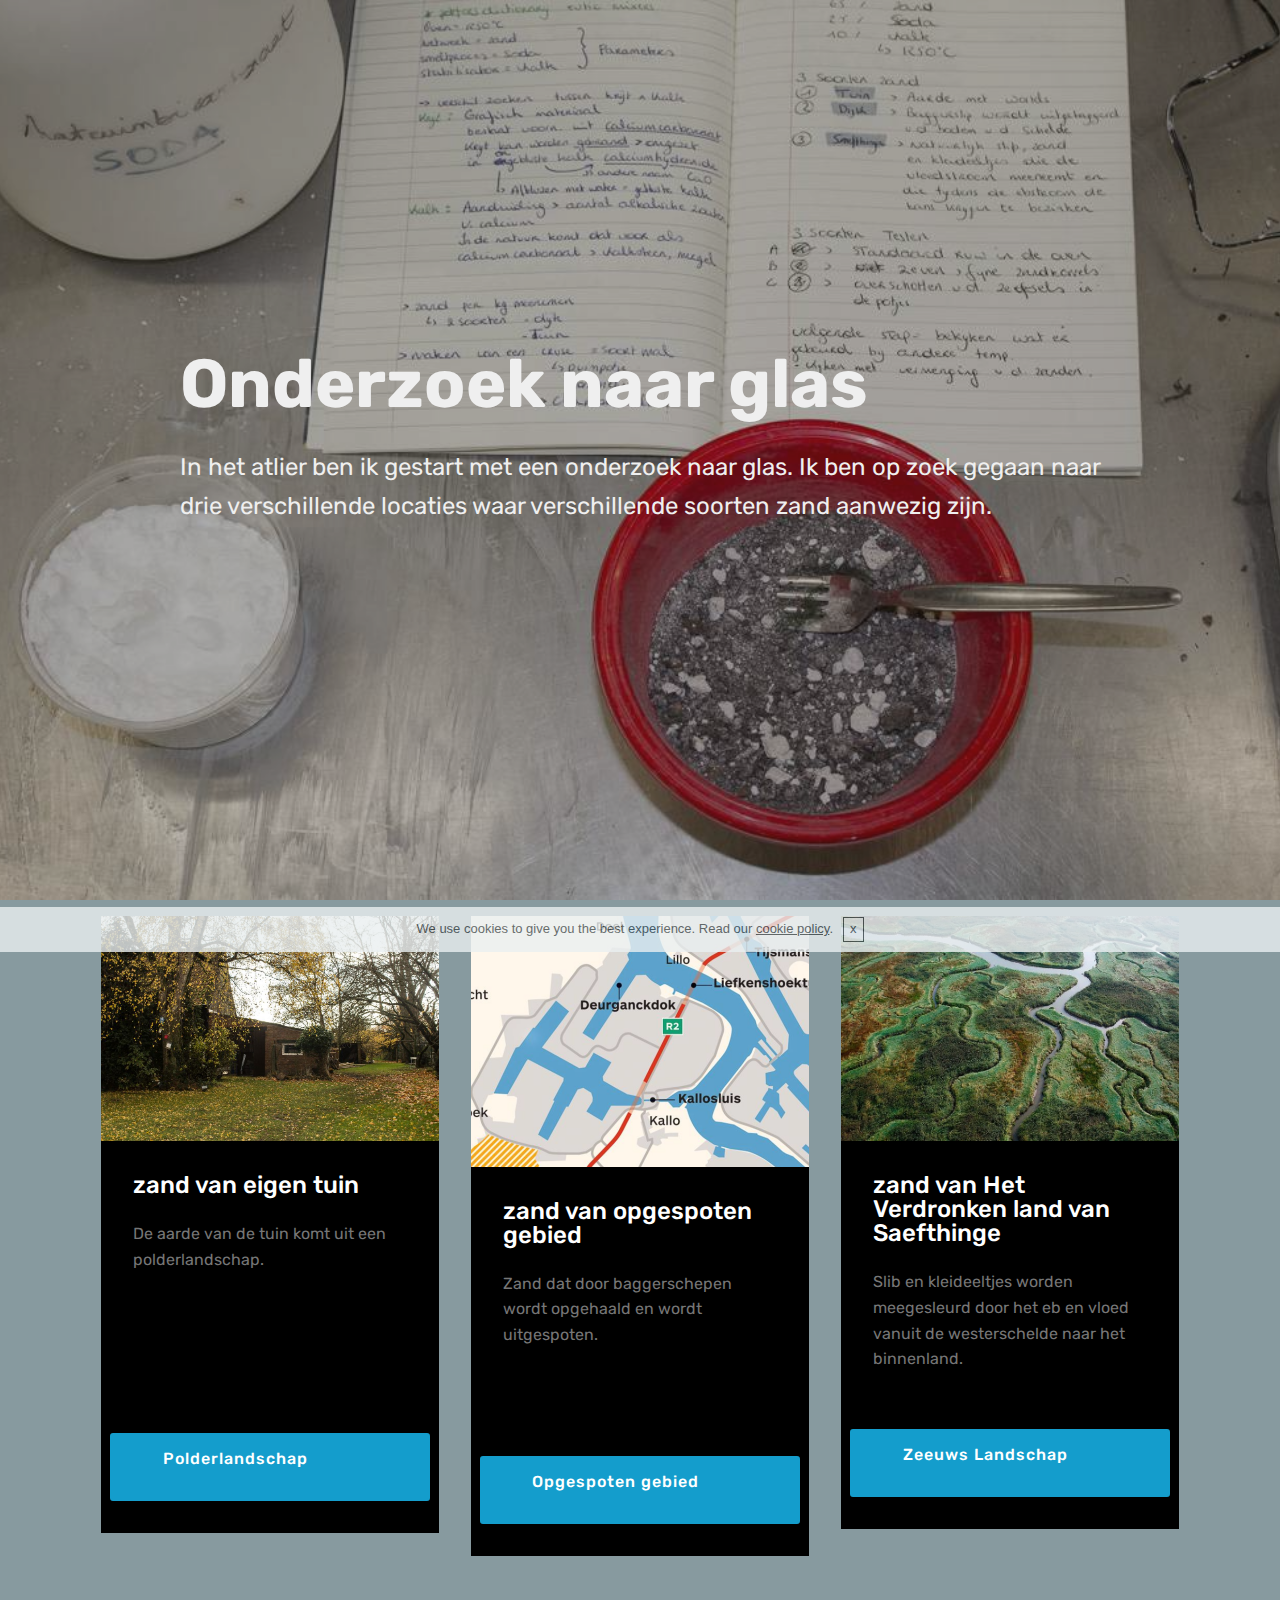
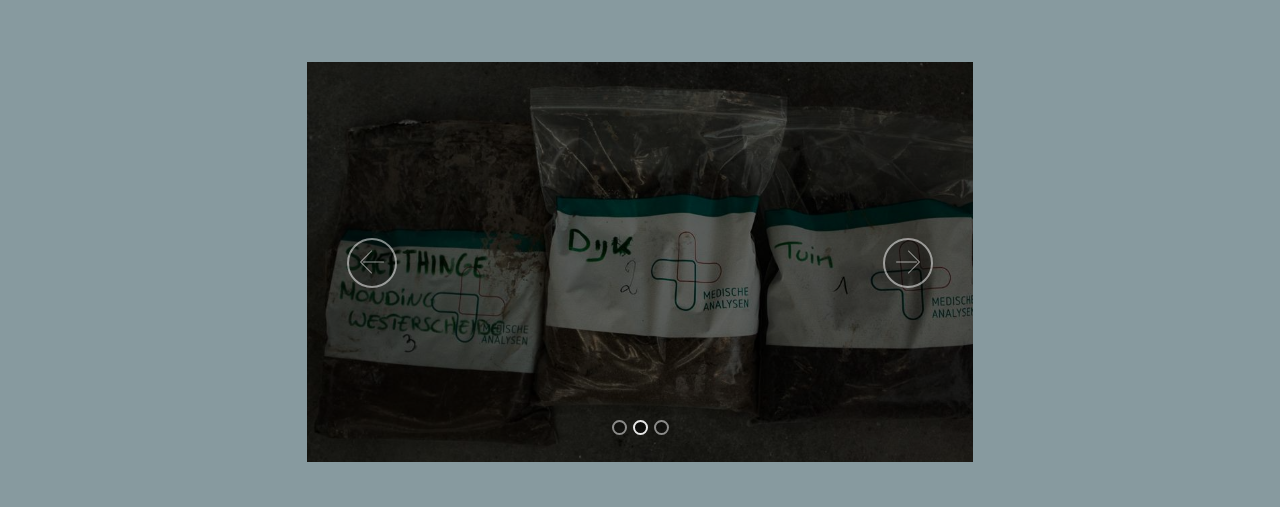
<file: page3.html>
<!DOCTYPE html>
<html>
<head>
  <!-- Site made with Mobirise Website Builder v4.4.1, https://mobirise.com -->
  <meta charset="UTF-8">
  <meta http-equiv="X-UA-Compatible" content="IE=edge">
  <meta name="generator" content="Mobirise v4.4.1, mobirise.com">
  <meta name="viewport" content="width=device-width, initial-scale=1">
  <link rel="shortcut icon" href="assets/images/logo4.png" type="image/x-icon">
  <meta name="description" content="tonen van onderzoek ">
  <title>onderzoek&nbsp;</title>
  <link rel="stylesheet" href="assets/web/assets/mobirise-icons/mobirise-icons.css">
  <link rel="stylesheet" href="assets/tether/tether.min.css">
  <link rel="stylesheet" href="assets/bootstrap/css/bootstrap.min.css">
  <link rel="stylesheet" href="assets/bootstrap/css/bootstrap-grid.min.css">
  <link rel="stylesheet" href="assets/bootstrap/css/bootstrap-reboot.min.css">
  <link rel="stylesheet" href="assets/theme/css/style.css">
  <link rel="stylesheet" href="assets/mobirise/css/mbr-additional.css" type="text/css">
  
  
  
</head>
<body>

<!-- Google Analytics -->
<!-- Global site tag (gtag.js) - Google Analytics -->
<script async src="https://www.googletagmanager.com/gtag/js?id=UA-99005571-1"></script>
<script>
  window.dataLayer = window.dataLayer || [];
  function gtag(){dataLayer.push(arguments);}
  gtag('js', new Date());

  gtag('config', 'UA-99005571-1');
</script>

<!-- /Google Analytics -->


<section class="cid-qBIBVqdp5D mbr-fullscreen" id="header2-y" data-rv-view="1082">

    

    <div class="mbr-overlay" style="opacity: 0.3; background-color: rgb(35, 35, 35);"></div>

    <div class="container align-center">
        <div class="row justify-content-md-center">
            <div class="mbr-white col-md-10">
                <h1 class="mbr-section-title mbr-bold pb-3 mbr-fonts-style display-1">Onderzoek naar glas</h1>
                
                <p class="mbr-text pb-3 mbr-fonts-style display-5">In het atlier ben ik gestart met een onderzoek naar glas. Ik ben op zoek gegaan naar drie verschillende locaties waar verschillende soorten zand aanwezig zijn.&nbsp;</p><p></p><p></p>
                
            </div>
        </div>
    </div>
    
</section>

<section class="engine"><a href="https://mobirise.co/i">build a website</a></section><section class="features3 cid-qBTvrBPdYu" id="features3-z" data-rv-view="1085">

    

    
    <div class="container">
        <div class="media-container-row">
            <div class="card p-3 col-12 col-md-6 col-lg-4">
                <div class="card-wrapper">
                    <div class="card-img">
                        <img src="assets/images/img-7256-1024x683.jpg" alt="Mobirise" title="" media-simple="true">
                    </div>
                    <div class="card-box">
                        <h4 class="card-title mbr-fonts-style display-5">
                            zand van eigen tuin&nbsp;</h4>
                        <p class="mbr-text mbr-fonts-style display-7">De aarde van de tuin komt uit een polderlandschap.&nbsp;<br><br><br><br><br><br></p>
                    </div>
                    <div class="mbr-section-btn text-center"><a href="https://inventaris.onroerenderfgoed.be/erfgoedobjecten/135197" class="btn btn-primary display-4" target="_blank">Polderlandschap &nbsp; &nbsp; &nbsp; &nbsp; &nbsp; &nbsp; &nbsp; &nbsp; &nbsp; &nbsp; &nbsp; &nbsp;&nbsp;</a></div>
                </div>
            </div>

            <div class="card p-3 col-12 col-md-6 col-lg-4">
                <div class="card-wrapper">
                    <div class="card-img">
                        <img src="assets/images/view-1-1024x840.jpg" alt="Mobirise" title="" media-simple="true">
                    </div>
                    <div class="card-box">
                        <h4 class="card-title mbr-fonts-style display-5">
                            zand van opgespoten gebied&nbsp;</h4>
                        <p class="mbr-text mbr-fonts-style display-7">Zand dat door baggerschepen wordt opgehaald en wordt uitgespoten.&nbsp;<br><br><br><br></p>
                    </div>
                    <div class="mbr-section-btn text-center"><a href="https://inventaris.onroerenderfgoed.be/ile" class="btn btn-primary display-4" target="_blank">Opgespoten gebied &nbsp; &nbsp; &nbsp; &nbsp; &nbsp; &nbsp; &nbsp; &nbsp; &nbsp; &nbsp; &nbsp; &nbsp; &nbsp;</a></div>
                </div>
            </div>

            <div class="card p-3 col-12 col-md-6 col-lg-4">
                <div class="card-wrapper">
                    <div class="card-img">
                        <img src="assets/images/land-van-saeftinghe-zeelandbeach-750x500.jpg" alt="Mobirise" title="" media-simple="true">
                    </div>
                    <div class="card-box">
                        <h4 class="card-title mbr-fonts-style display-5">zand van Het Verdronken land van Saefthinge</h4>
                        <p class="mbr-text mbr-fonts-style display-7">Slib en kleideeltjes worden meegesleurd door het eb en vloed vanuit de westerschelde naar het binnenland.<br><br></p>
                    </div>
                    <div class="mbr-section-btn text-center"><a href="https://www.hetzeeuwselandschap.nl/natuurgebieden/verdronken-land-van-saeftinghe" class="btn btn-primary display-4" target="_blank">Zeeuws Landschap &nbsp; &nbsp; &nbsp; &nbsp; &nbsp; &nbsp; &nbsp; &nbsp; &nbsp; &nbsp; &nbsp; &nbsp;&nbsp;</a></div>
                </div>
            </div>

            
        </div>
    </div>
</section>

<section class="carousel slide cid-qBTx4dGBDm" data-interval="false" id="slider2-10" data-rv-view="1088">

    
    <div class="container content-slider">
        <div class="content-slider-wrap">
            <div><div class="mbr-slider slide carousel" data-pause="true" data-keyboard="false" data-ride="carousel" data-interval="3000"><ol class="carousel-indicators"><li data-app-prevent-settings="" data-target="#slider2-10" data-slide-to="0"></li><li data-app-prevent-settings="" data-target="#slider2-10" class=" active" data-slide-to="1"></li><li data-app-prevent-settings="" data-target="#slider2-10" data-slide-to="2"></li></ol><div class="carousel-inner" role="listbox"><div class="carousel-item slider-fullscreen-image" data-bg-video-slide="false" style="background-image: url(assets/images/d1a1440ddcc160c0c6d81c32909b27a4-320x289.jpg);"><div class="container container-slide"><div class="image_wrapper"><div class="mbr-overlay"></div><img src="assets/images/d1a1440ddcc160c0c6d81c32909b27a4-320x289.jpg"><div class="carousel-caption justify-content-center"><div class="col-10 align-center"></div></div></div></div></div><div class="carousel-item slider-fullscreen-image active" data-bg-video-slide="false" style="background-image: url(assets/images/img-7214-2-1024x595.jpg);"><div class="container container-slide"><div class="image_wrapper"><div class="mbr-overlay"></div><img src="assets/images/img-7214-2-1024x595.jpg"><div class="carousel-caption justify-content-center"><div class="col-10 align-center"></div></div></div></div></div><div class="carousel-item slider-fullscreen-image" data-bg-video-slide="false" style="background-image: url(assets/images/img-7244-1024x683.jpg);"><div class="container container-slide"><div class="image_wrapper"><div class="mbr-overlay" style="opacity: 0.1; background-color: rgb(0, 0, 0);"></div><img src="assets/images/img-7244-1024x683.jpg"><div class="carousel-caption justify-content-center"><div class="col-10 align-center"></div></div></div></div></div></div><a data-app-prevent-settings="" class="carousel-control carousel-control-prev" role="button" data-slide="prev" href="#slider2-10"><span aria-hidden="true" class="mbri-left mbr-iconfont"></span><span class="sr-only">Previous</span></a><a data-app-prevent-settings="" class="carousel-control carousel-control-next" role="button" data-slide="next" href="#slider2-10"><span aria-hidden="true" class="mbri-right mbr-iconfont"></span><span class="sr-only">Next</span></a></div></div> 
        </div>
    </div>
</section>


  <script src="assets/web/assets/jquery/jquery.min.js"></script>
  <script src="assets/popper/popper.min.js"></script>
  <script src="assets/tether/tether.min.js"></script>
  <script src="assets/bootstrap/js/bootstrap.min.js"></script>
  <script src="assets/smooth-scroll/smooth-scroll.js"></script>
  <script src="assets/jquery-mb-ytplayer/jquery.mb.ytplayer.min.js"></script>
  <script src="assets/jquery-mb-vimeo_player/jquery.mb.vimeo_player.js"></script>
  <script src="assets/bootstrap-carousel-swipe/bootstrap-carousel-swipe.js"></script>
  <script src="assets/cookies-alert-plugin/cookies-alert-core.js"></script>
  <script src="assets/cookies-alert-plugin/cookies-alert-script.js"></script>
  <script src="assets/theme/js/script.js"></script>
  <script src="assets/mobirise-slider-video/script.js"></script>
  
  
<input name="cookieData" type="hidden" data-cookie-text="We use cookies to give you the best experience. Read our <a href='privacy.html'>cookie policy</a>.">
  </body>
</html>
</file>
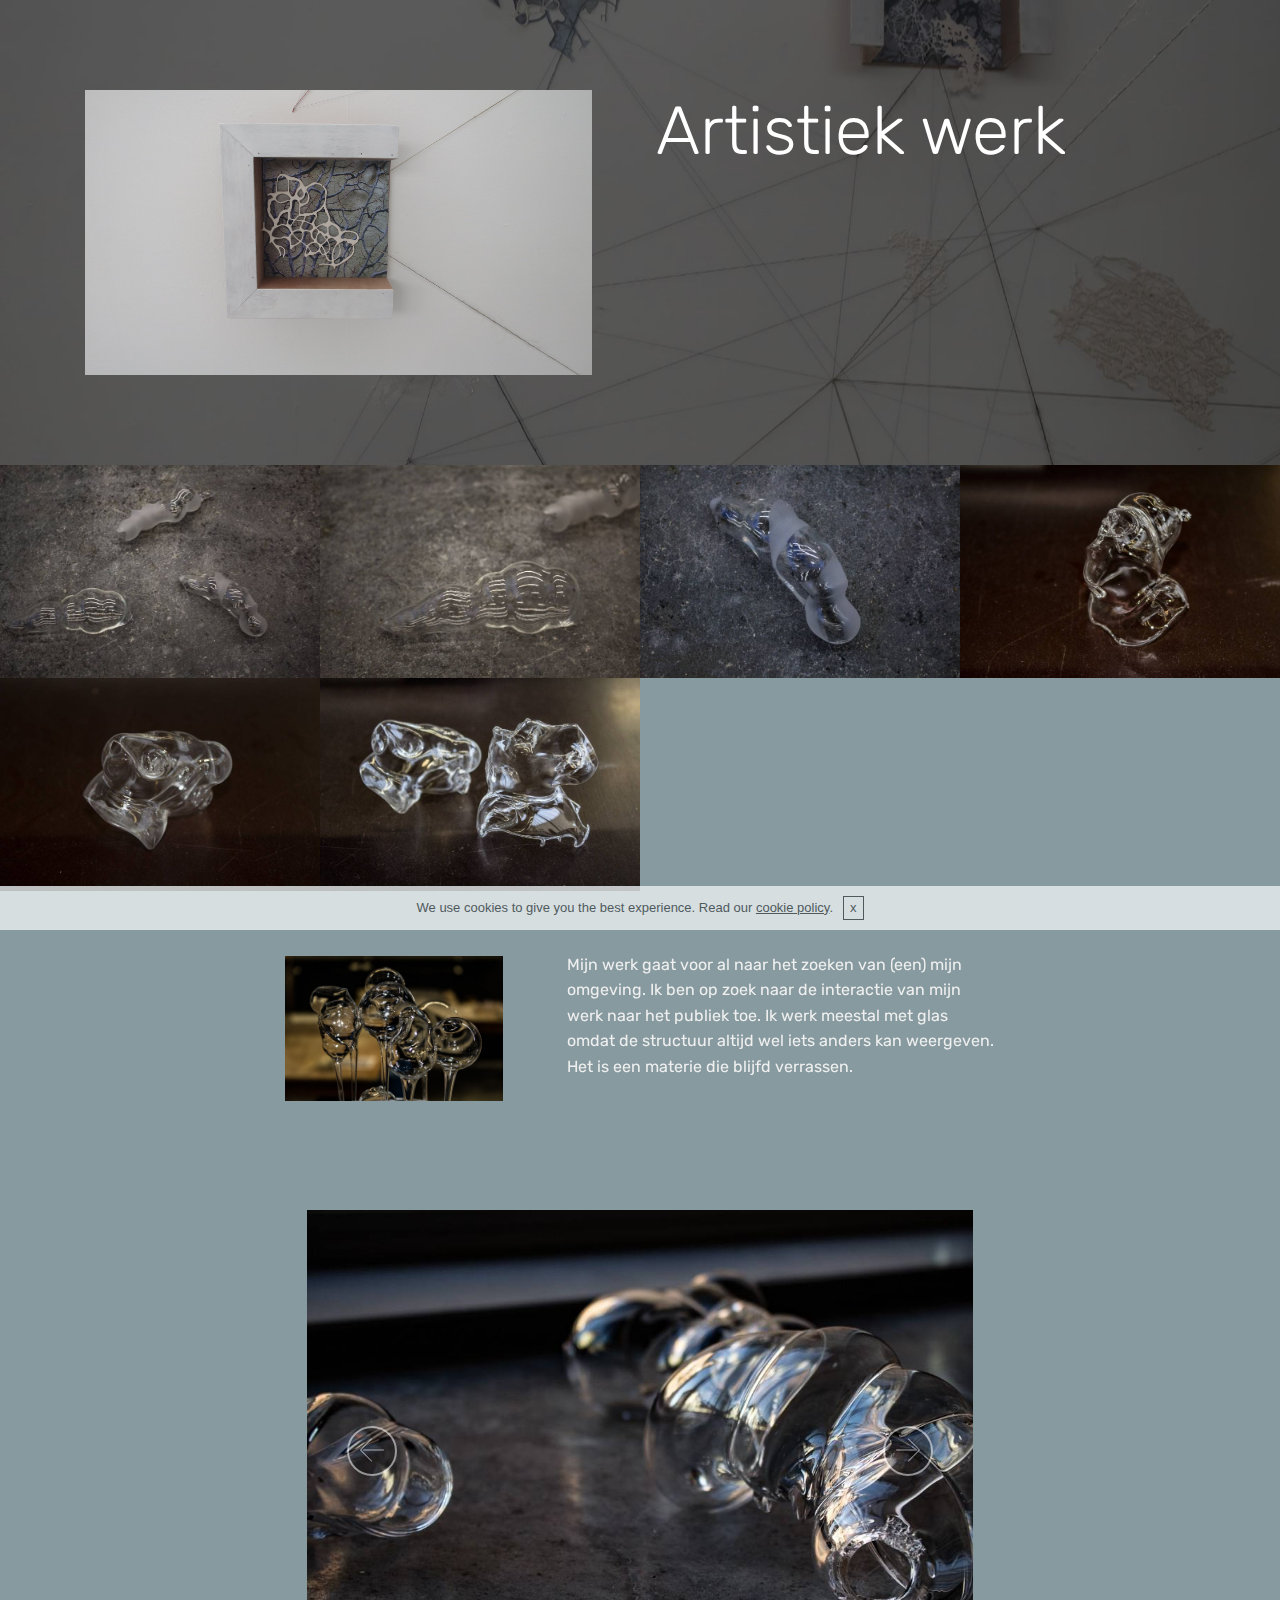
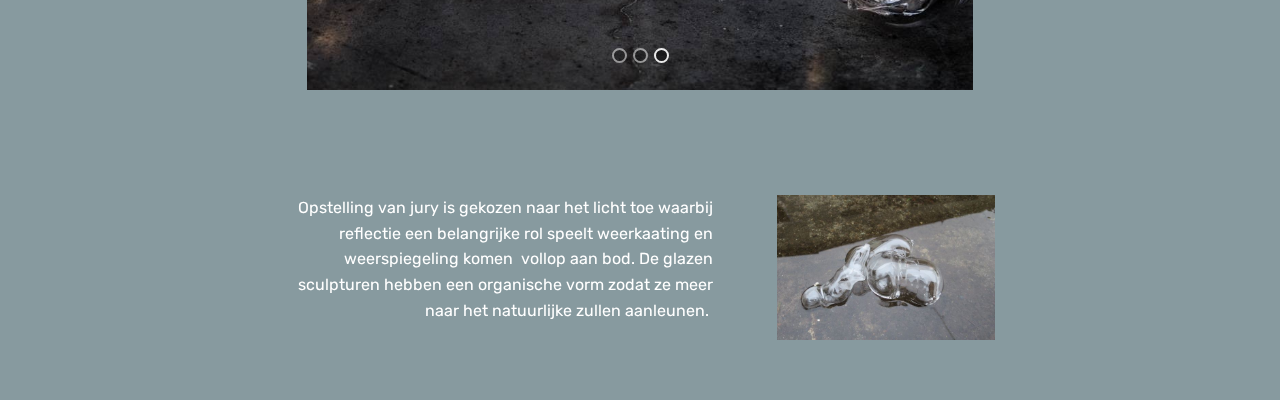
<file: page4.html>
<!DOCTYPE html>
<html>
<head>
  <!-- Site made with Mobirise Website Builder v4.4.1, https://mobirise.com -->
  <meta charset="UTF-8">
  <meta http-equiv="X-UA-Compatible" content="IE=edge">
  <meta name="generator" content="Mobirise v4.4.1, mobirise.com">
  <meta name="viewport" content="width=device-width, initial-scale=1">
  <link rel="shortcut icon" href="assets/images/logo4.png" type="image/x-icon">
  <meta name="description" content="Web Creator Description">
  <title>artistiek werk</title>
  <link rel="stylesheet" href="assets/web/assets/mobirise-icons/mobirise-icons.css">
  <link rel="stylesheet" href="assets/tether/tether.min.css">
  <link rel="stylesheet" href="assets/bootstrap/css/bootstrap.min.css">
  <link rel="stylesheet" href="assets/bootstrap/css/bootstrap-grid.min.css">
  <link rel="stylesheet" href="assets/bootstrap/css/bootstrap-reboot.min.css">
  <link rel="stylesheet" href="assets/theme/css/style.css">
  <link rel="stylesheet" href="assets/mobirise-gallery/style.css">
  <link rel="stylesheet" href="assets/mobirise/css/mbr-additional.css" type="text/css">
  
  
  
</head>
<body>

<!-- Google Analytics -->
<!-- Global site tag (gtag.js) - Google Analytics -->
<script async src="https://www.googletagmanager.com/gtag/js?id=UA-99005571-1"></script>
<script>
  window.dataLayer = window.dataLayer || [];
  function gtag(){dataLayer.push(arguments);}
  gtag('js', new Date());

  gtag('config', 'UA-99005571-1');
</script>

<!-- /Google Analytics -->


<section class="header3 cid-qCnktRyfn7 mbr-parallax-background" id="header3-15" data-rv-view="1100">

    

    <div class="mbr-overlay" style="opacity: 0.4; background-color: rgb(0, 0, 0);">
    </div>

    <div class="container">
        <div class="media-container-row">
            <div class="mbr-figure" style="width: 100%;">
                <img src="assets/images/img-28-4000x2248.jpg" alt="Mobirise" title="" media-simple="true">
            </div>

            <div class="media-content">
                <h1 class="mbr-section-title mbr-white pb-3 mbr-fonts-style display-1">Artistiek werk&nbsp;</h1>
                
                <div class="mbr-section-text mbr-white pb-3 ">
                    <p class="mbr-text mbr-fonts-style display-5">&nbsp;</p>
                </div>
                
            </div>
        </div>
    </div>

</section>

<section class="engine"><a href="https://mobirise.co/p">bootstrap dropdown</a></section><section class="mbr-gallery mbr-slider-carousel cid-qDjpBT3SIG" id="gallery3-1b" data-rv-view="1103">

    

    <div>
        <div><!-- Filter --><!-- Gallery --><div class="mbr-gallery-row"><div class="mbr-gallery-layout-default"><div><div><div class="mbr-gallery-item mbr-gallery-item--pNaN" data-video-url="false" data-tags="Awesome"><div href="#lb-gallery3-1b" data-slide-to="0" data-toggle="modal"><img src="assets/images/img-7426-1024x683-800x533.jpg" alt=""><span class="icon-focus"></span></div></div><div class="mbr-gallery-item mbr-gallery-item--pNaN" data-video-url="false" data-tags="Responsive"><div href="#lb-gallery3-1b" data-slide-to="1" data-toggle="modal"><img src="assets/images/img-7428-1024x683-800x533.jpg" alt=""><span class="icon-focus"></span></div></div><div class="mbr-gallery-item mbr-gallery-item--pNaN" data-video-url="false" data-tags="Animated"><div href="#lb-gallery3-1b" data-slide-to="2" data-toggle="modal"><img src="assets/images/img-7430-1024x683-800x533.jpg" alt=""><span class="icon-focus"></span></div></div><div class="mbr-gallery-item mbr-gallery-item--pNaN" data-video-url="false" data-tags="Awesome"><div href="#lb-gallery3-1b" data-slide-to="3" data-toggle="modal"><img src="assets/images/img-7451-1024x683-800x533.jpg" alt=""><span class="icon-focus"></span></div></div><div class="mbr-gallery-item mbr-gallery-item--pNaN" data-video-url="false" data-tags="Awesome"><div href="#lb-gallery3-1b" data-slide-to="4" data-toggle="modal"><img src="assets/images/img-7453-1024x683-800x533.jpg" alt=""><span class="icon-focus"></span></div></div><div class="mbr-gallery-item mbr-gallery-item--pNaN" data-video-url="false" data-tags="Responsive"><div href="#lb-gallery3-1b" data-slide-to="5" data-toggle="modal"><img src="assets/images/img-7457-1024x683-800x533.jpg" alt=""><span class="icon-focus"></span></div></div></div></div><div class="clearfix"></div></div></div><!-- Lightbox --><div data-app-prevent-settings="" class="mbr-slider modal fade carousel slide" tabindex="-1" data-keyboard="true" data-interval="false" id="lb-gallery3-1b"><div class="modal-dialog"><div class="modal-content"><div class="modal-body"><div class="carousel-inner"><div class="carousel-item"><img src="assets/images/img-7426-1024x683.jpg" alt=""></div><div class="carousel-item active"><img src="assets/images/img-7428-1024x683.jpg" alt=""></div><div class="carousel-item"><img src="assets/images/img-7430-1024x683.jpg" alt=""></div><div class="carousel-item"><img src="assets/images/img-7451-1024x683.jpg" alt=""></div><div class="carousel-item"><img src="assets/images/img-7453-1024x683.jpg" alt=""></div><div class="carousel-item"><img src="assets/images/img-7457-1024x683.jpg" alt=""></div></div><a class="carousel-control carousel-control-prev" role="button" data-slide="prev" href="#lb-gallery3-1b"><span class="mbri-left mbr-iconfont" aria-hidden="true"></span><span class="sr-only">Previous</span></a><a class="carousel-control carousel-control-next" role="button" data-slide="next" href="#lb-gallery3-1b"><span class="mbri-right mbr-iconfont" aria-hidden="true"></span><span class="sr-only">Next</span></a><a class="close" href="#" role="button" data-dismiss="modal"><span class="sr-only">Close</span></a></div></div></div></div></div>
    </div>

</section>

<section class="mbr-section content6 cid-qGqQMJBtvQ" id="content6-1m" data-rv-view="1130">
    
     
    
    <div class="container">
        <div class="media-container-row">
            <div class="col-12 col-md-8">
                <div class="media-container-row">
                    <div class="mbr-figure" style="width: 60%;">
                      <img src="assets/images/img-7434-1024x683.jpg" alt="Mobirise" title="" media-simple="true">  
                    </div>
                    <div class="media-content">
                        <div class="mbr-section-text">
                            <p class="mbr-text mb-0 mbr-fonts-style display-7">Mijn werk gaat voor al naar het zoeken van (een) mijn omgeving. Ik ben op zoek naar de interactie van mijn werk naar het publiek toe. Ik werk meestal met glas omdat de structuur altijd wel iets anders kan weergeven. Het is een materie die blijfd verrassen.&nbsp;<br><br></p>
                        </div>
                    </div>
                </div>
            </div>
        </div>
    </div>
</section>

<section class="carousel slide cid-qKLtEyN1j5" data-interval="false" id="slider2-1n" data-rv-view="1132">

    
    <div class="container content-slider">
        <div class="content-slider-wrap">
            <div><div class="mbr-slider slide carousel" data-pause="true" data-keyboard="false" data-ride="carousel" data-interval="3000"><ol class="carousel-indicators"><li data-app-prevent-settings="" data-target="#slider2-1n" data-slide-to="0"></li><li data-app-prevent-settings="" data-target="#slider2-1n" data-slide-to="1"></li><li data-app-prevent-settings="" data-target="#slider2-1n" class=" active" data-slide-to="2"></li></ol><div class="carousel-inner" role="listbox"><div class="carousel-item slider-fullscreen-image" data-bg-video-slide="false" style="background-image: url(assets/images/img-7634-1024x683.jpg);"><div class="container container-slide"><div class="image_wrapper"><img src="assets/images/img-7634-1024x683.jpg"><div class="carousel-caption justify-content-center"><div class="col-10 align-center"><p class="lead mbr-text mbr-fonts-style display-7"></p></div></div></div></div></div><div class="carousel-item slider-fullscreen-image" data-bg-video-slide="false" style="background-image: url(assets/images/img-7629-1024x683.jpg);"><div class="container container-slide"><div class="image_wrapper"><img src="assets/images/img-7629-1024x683.jpg"><div class="carousel-caption justify-content-center"><div class="col-10 align-center"></div></div></div></div></div><div class="carousel-item slider-fullscreen-image active" data-bg-video-slide="false" style="background-image: url(assets/images/img-7622-1024x683.jpg);"><div class="container container-slide"><div class="image_wrapper"><img src="assets/images/img-7622-1024x683.jpg"><div class="carousel-caption justify-content-center"><div class="col-10 align-center"><p class="lead mbr-text mbr-fonts-style display-7"></p></div></div></div></div></div></div><a data-app-prevent-settings="" class="carousel-control carousel-control-prev" role="button" data-slide="prev" href="#slider2-1n"><span aria-hidden="true" class="mbri-left mbr-iconfont"></span><span class="sr-only">Previous</span></a><a data-app-prevent-settings="" class="carousel-control carousel-control-next" role="button" data-slide="next" href="#slider2-1n"><span aria-hidden="true" class="mbri-right mbr-iconfont"></span><span class="sr-only">Next</span></a></div></div> 
        </div>
    </div>
</section>

<section class="mbr-section content7 cid-qMi54lvJko" id="content7-1w" data-rv-view="1144">
          
    

    <div class="container">
        <div class="media-container-row">
            <div class="col-12 col-md-8">
                <div class="media-container-row">
                    <div class="media-content">
                        <div class="mbr-section-text">
                            <p class="mbr-text align-right mb-0 mbr-fonts-style display-7">Opstelling van jury is gekozen naar het licht toe waarbij &nbsp;reflectie een belangrijke rol speelt weerkaating en weerspiegeling komen &nbsp;vollop aan bod. De glazen sculpturen hebben een organische vorm zodat ze meer naar het natuurlijke zullen aanleunen.&nbsp;</p>
                        </div>
                    </div>
                    <div class="mbr-figure" style="width: 60%;">
                     <img src="assets/images/img-86-640x424.jpg" alt="Mobirise" title="" media-simple="true">  
                    </div>
                </div>
            </div>
        </div>
    </div>
</section>


  <script src="assets/web/assets/jquery/jquery.min.js"></script>
  <script src="assets/popper/popper.min.js"></script>
  <script src="assets/tether/tether.min.js"></script>
  <script src="assets/bootstrap/js/bootstrap.min.js"></script>
  <script src="assets/smooth-scroll/smooth-scroll.js"></script>
  <script src="assets/cookies-alert-plugin/cookies-alert-core.js"></script>
  <script src="assets/cookies-alert-plugin/cookies-alert-script.js"></script>
  <script src="assets/jarallax/jarallax.min.js"></script>
  <script src="assets/jquery-mb-ytplayer/jquery.mb.ytplayer.min.js"></script>
  <script src="assets/bootstrap-carousel-swipe/bootstrap-carousel-swipe.js"></script>
  <script src="assets/jquery-mb-vimeo_player/jquery.mb.vimeo_player.js"></script>
  <script src="assets/masonry/masonry.pkgd.min.js"></script>
  <script src="assets/imagesloaded/imagesloaded.pkgd.min.js"></script>
  <script src="assets/theme/js/script.js"></script>
  <script src="assets/mobirise-gallery/player.min.js"></script>
  <script src="assets/mobirise-gallery/script.js"></script>
  <script src="assets/mobirise-slider-video/script.js"></script>
  
  
<input name="cookieData" type="hidden" data-cookie-text="We use cookies to give you the best experience. Read our <a href='privacy.html'>cookie policy</a>.">
  </body>
</html>
</file>
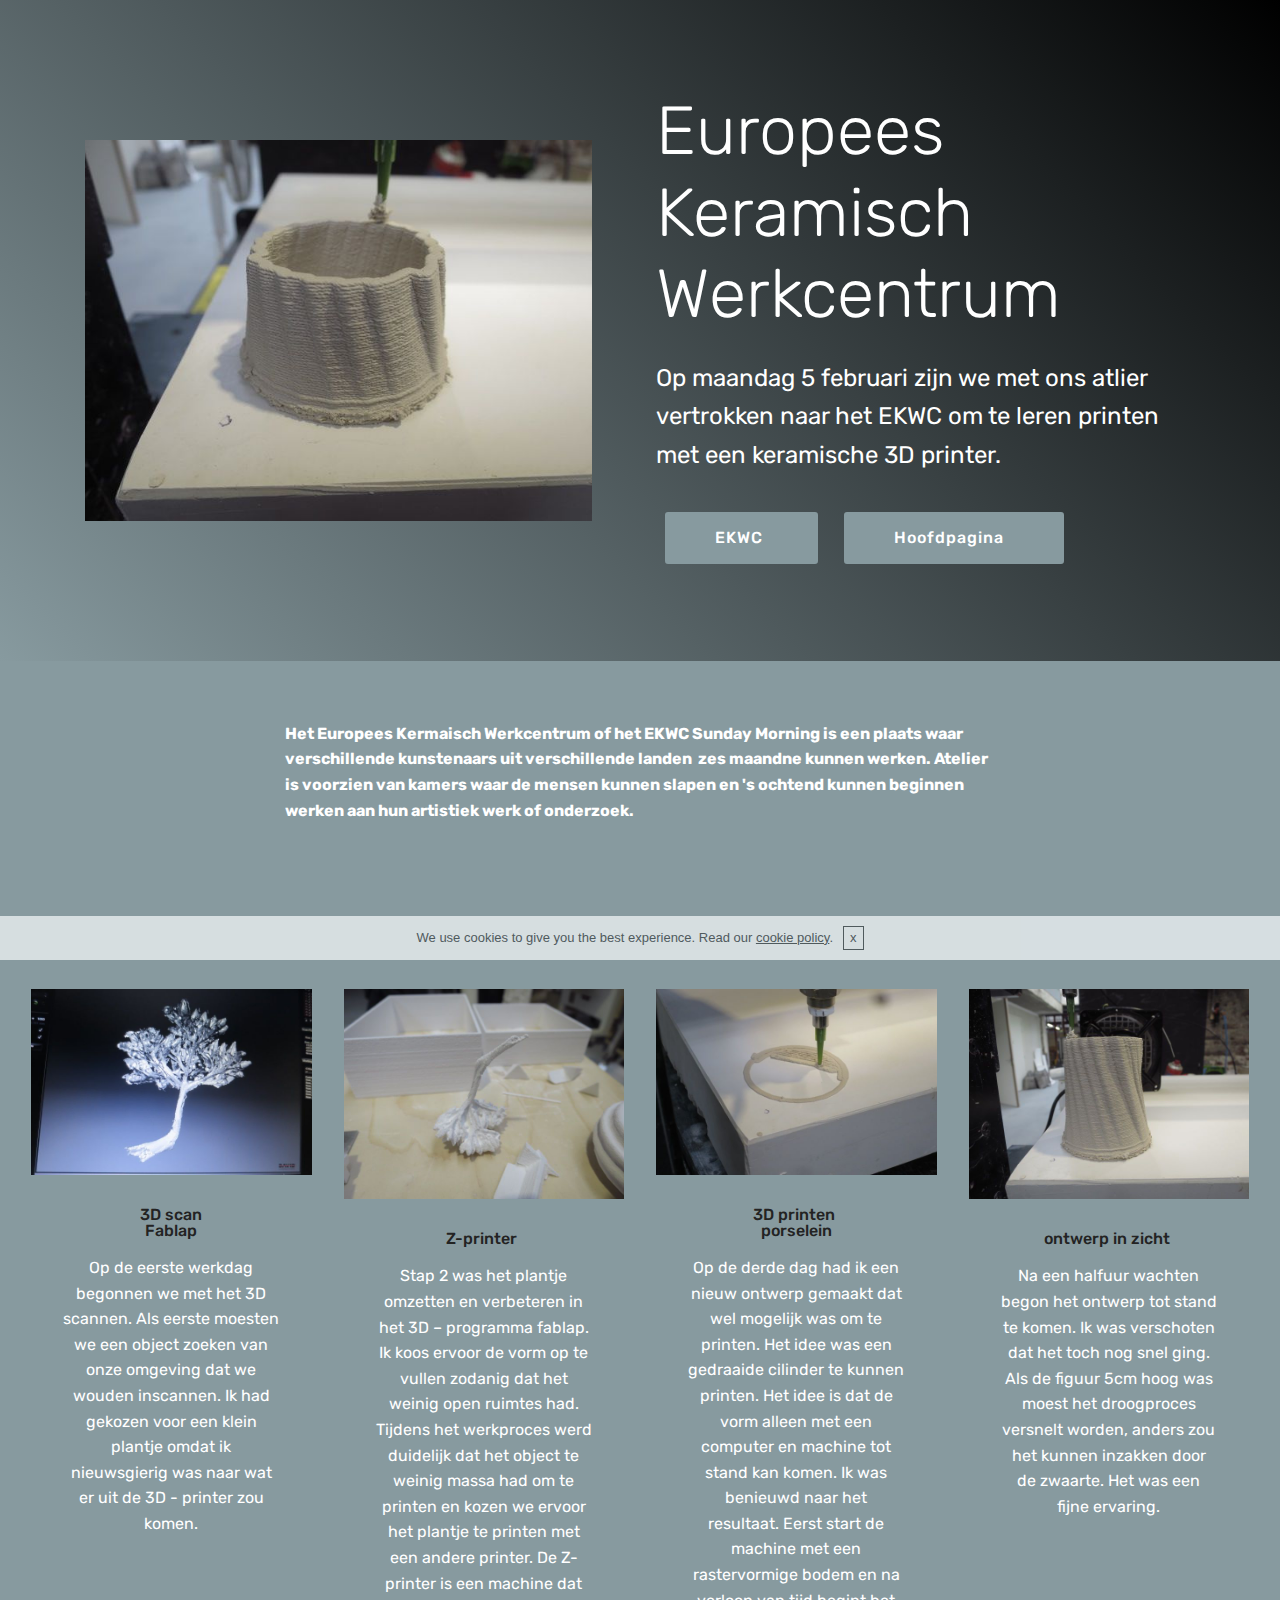
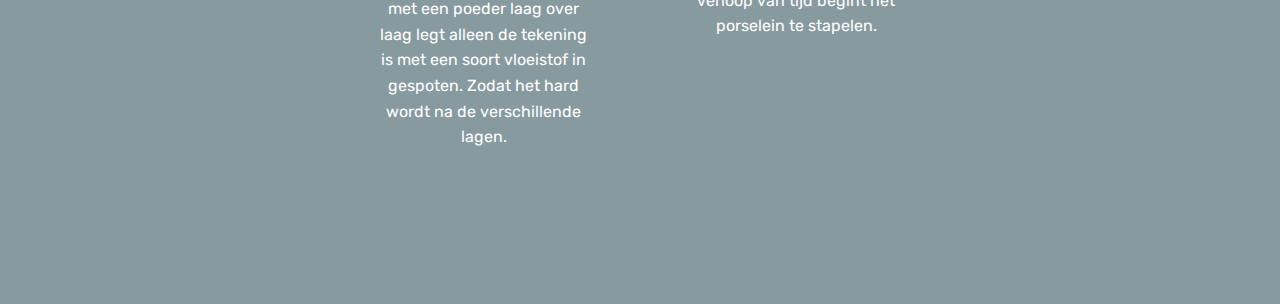
<file: page5.html>
<!DOCTYPE html>
<html>
<head>
  <!-- Site made with Mobirise Website Builder v4.4.1, https://mobirise.com -->
  <meta charset="UTF-8">
  <meta http-equiv="X-UA-Compatible" content="IE=edge">
  <meta name="generator" content="Mobirise v4.4.1, mobirise.com">
  <meta name="viewport" content="width=device-width, initial-scale=1">
  <link rel="shortcut icon" href="assets/images/logo4.png" type="image/x-icon">
  <meta name="description" content="Website Maker Description">
  <title>EKWC 3D printing&nbsp;</title>
  <link rel="stylesheet" href="assets/tether/tether.min.css">
  <link rel="stylesheet" href="assets/bootstrap/css/bootstrap.min.css">
  <link rel="stylesheet" href="assets/bootstrap/css/bootstrap-grid.min.css">
  <link rel="stylesheet" href="assets/bootstrap/css/bootstrap-reboot.min.css">
  <link rel="stylesheet" href="assets/theme/css/style.css">
  <link rel="stylesheet" href="assets/mobirise/css/mbr-additional.css" type="text/css">
  
  
  
</head>
<body>

<!-- Google Analytics -->
<!-- Global site tag (gtag.js) - Google Analytics -->
<script async src="https://www.googletagmanager.com/gtag/js?id=UA-99005571-1"></script>
<script>
  window.dataLayer = window.dataLayer || [];
  function gtag(){dataLayer.push(arguments);}
  gtag('js', new Date());

  gtag('config', 'UA-99005571-1');
</script>

<!-- /Google Analytics -->


<section class="header3 cid-qKLv8nWQr6" id="header3-1o" data-rv-view="1146">

    

    

    <div class="container">
        <div class="media-container-row">
            <div class="mbr-figure" style="width: 100%;">
                <img src="assets/images/img-80-640x480.jpg" alt="Mobirise" title="" media-simple="true">
            </div>

            <div class="media-content">
                <h1 class="mbr-section-title mbr-white pb-3 mbr-fonts-style display-1">Europees Keramisch Werkcentrum&nbsp;</h1>
                
                <div class="mbr-section-text mbr-white pb-3 ">
                    <p class="mbr-text mbr-fonts-style display-5">Op maandag 5 februari zijn we met ons atlier vertrokken naar het EKWC om te leren printen met een keramische 3D printer. &nbsp;</p>
                </div>
                <div class="mbr-section-btn"><a class="btn btn-md btn-warning display-4" href="https://sundaymorning.ekwc.nl/" target="_blank">EKWC&nbsp;</a> <a class="btn btn-md btn-warning display-4" href="https://rietjecreve.github.io/nl/index.html" target="_blank">Hoofdpagina &nbsp;</a></div>
            </div>
        </div>
    </div>

</section>

<section class="engine"><a href="https://mobirise.co/j">design a website</a></section><section class="mbr-section article content1 cid-qMWM5fz41t" id="content1-1x" data-rv-view="1149">
    
     

    <div class="container">
        <div class="media-container-row">
            <div class="mbr-text col-12 col-md-8 mbr-fonts-style display-7"><strong>Het Europees Kermaisch Werkcentrum of het EKWC Sunday Morning is een plaats waar verschillende kunstenaars uit verschillende landen &nbsp;zes maandne kunnen werken. Atelier is voorzien van kamers waar de mensen kunnen slapen en 's ochtend kunnen beginnen werken aan hun artistiek werk of onderzoek.&nbsp;</strong></div>
        </div>
    </div>
</section>

<section class="features3 cid-qKLyo6ayfK" id="features17-1q" data-rv-view="1150">
    
    

    
    <div class="container-fluid">
        <div class="media-container-row">
            <div class="card p-3 col-12 col-md-6 col-lg-3">
                <div class="card-wrapper">
                    <div class="card-img">
                        <img src="assets/images/img-29-640x424.jpg" alt="Mobirise" title="" media-simple="true">
                    </div>
                    <div class="card-box">
                        <h4 class="card-title pb-3 mbr-fonts-style display-7">
                            3D scan<br>Fablap</h4>
                        <p class="mbr-text mbr-fonts-style display-7">
                            Op de eerste werkdag begonnen we met het 3D scannen. Als eerste moesten we een object zoeken van onze omgeving dat we wouden inscannen. Ik had gekozen voor een klein plantje omdat ik nieuwsgierig was naar wat er uit de 3D - printer zou komen. </p>
                    </div>
                </div>
            </div>

            <div class="card p-3 col-12 col-md-6 col-lg-3">
                <div class="card-wrapper">
                    <div class="card-img">
                        <img src="assets/images/img-74-640x480.jpg" alt="Mobirise" title="" media-simple="true">
                    </div>
                    <div class="card-box">
                        <h4 class="card-title pb-3 mbr-fonts-style display-7">Z-printer&nbsp;</h4>
                        <p class="mbr-text mbr-fonts-style display-7">
                            Stap 2 was het plantje omzetten en verbeteren in het 3D – programma fablap.  Ik koos ervoor de vorm op te vullen zodanig dat het weinig open ruimtes had. Tijdens het werkproces werd duidelijk dat het object te weinig massa had om te printen en kozen we ervoor het plantje te printen met een andere printer. De Z-printer is een machine dat met een poeder laag over laag legt alleen de tekening is met een soort vloeistof in gespoten. Zodat het hard wordt na de verschillende lagen. </p>
                    </div>
                </div>
            </div>

            <div class="card p-3 col-12 col-md-6 col-lg-3">
                <div class="card-wrapper">
                    <div class="card-img">
                        <img src="assets/images/img-67-640x424.jpg" alt="Mobirise" title="" media-simple="true">
                    </div>
                    <div class="card-box">
                        <h4 class="card-title pb-3 mbr-fonts-style display-7">
                            3D printen&nbsp;<br>porselein</h4>
                        <p class="mbr-text mbr-fonts-style display-7">Op de derde dag had ik een nieuw ontwerp gemaakt dat wel mogelijk was om te printen. Het idee was een gedraaide cilinder te kunnen printen. Het idee is dat de vorm alleen met een computer en machine tot stand kan komen. Ik was benieuwd naar het resultaat. Eerst start de machine met een rastervormige bodem en na verloop van tijd begint het  porselein te stapelen. </p>
                    </div>
                </div>
            </div>

            <div class="card p-3 col-12 col-md-6 col-lg-3">
                <div class="card-wrapper">
                    <div class="card-img">
                        <img src="assets/images/img-84-640x480.jpg" alt="Mobirise" title="" media-simple="true">
                    </div>
                    <div class="card-box">
                        <h4 class="card-title pb-3 mbr-fonts-style display-7">ontwerp in zicht&nbsp;</h4>
                        <p class="mbr-text mbr-fonts-style display-7">Na een halfuur wachten begon het ontwerp tot stand te komen. Ik was verschoten dat het toch nog snel ging. Als de figuur 5cm hoog was moest het droogproces versnelt worden, anders zou het kunnen inzakken door de zwaarte. Het was een fijne ervaring. </p>
                    </div>
                </div>
            </div>
            
            
        </div>
    </div>
</section>


  <script src="assets/web/assets/jquery/jquery.min.js"></script>
  <script src="assets/popper/popper.min.js"></script>
  <script src="assets/tether/tether.min.js"></script>
  <script src="assets/bootstrap/js/bootstrap.min.js"></script>
  <script src="assets/smooth-scroll/smooth-scroll.js"></script>
  <script src="assets/cookies-alert-plugin/cookies-alert-core.js"></script>
  <script src="assets/cookies-alert-plugin/cookies-alert-script.js"></script>
  <script src="assets/theme/js/script.js"></script>
  
  
<input name="cookieData" type="hidden" data-cookie-text="We use cookies to give you the best experience. Read our <a href='privacy.html'>cookie policy</a>.">
  </body>
</html>
</file>
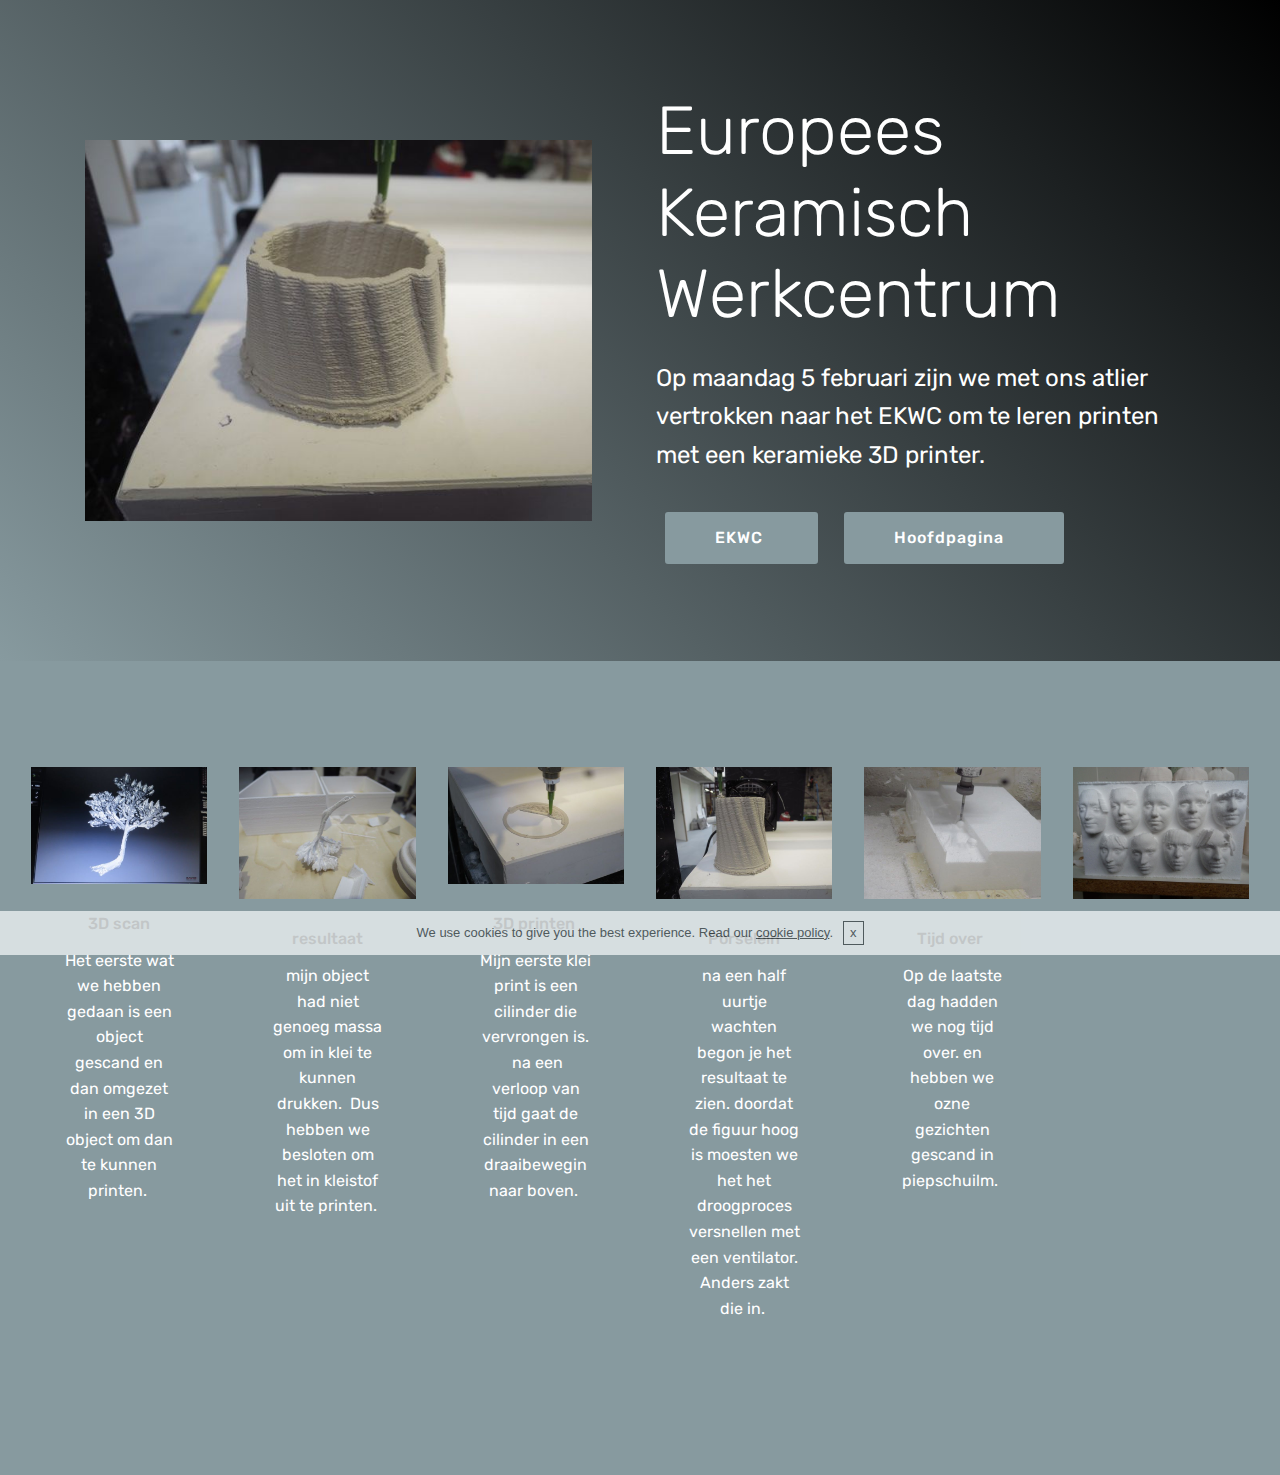
<file: page6.html>
<!DOCTYPE html>
<html>
<head>
  <!-- Site made with Mobirise Website Builder v4.4.1, https://mobirise.com -->
  <meta charset="UTF-8">
  <meta http-equiv="X-UA-Compatible" content="IE=edge">
  <meta name="generator" content="Mobirise v4.4.1, mobirise.com">
  <meta name="viewport" content="width=device-width, initial-scale=1">
  <link rel="shortcut icon" href="assets/images/logo4.png" type="image/x-icon">
  <meta name="description" content="Website Maker Description">
  <title>Page 6 engels&nbsp;</title>
  <link rel="stylesheet" href="assets/tether/tether.min.css">
  <link rel="stylesheet" href="assets/bootstrap/css/bootstrap.min.css">
  <link rel="stylesheet" href="assets/bootstrap/css/bootstrap-grid.min.css">
  <link rel="stylesheet" href="assets/bootstrap/css/bootstrap-reboot.min.css">
  <link rel="stylesheet" href="assets/theme/css/style.css">
  <link rel="stylesheet" href="assets/mobirise/css/mbr-additional.css" type="text/css">
  
  
  
</head>
<body>

<!-- Google Analytics -->
<!-- Global site tag (gtag.js) - Google Analytics -->
<script async src="https://www.googletagmanager.com/gtag/js?id=UA-99005571-1"></script>
<script>
  window.dataLayer = window.dataLayer || [];
  function gtag(){dataLayer.push(arguments);}
  gtag('js', new Date());

  gtag('config', 'UA-99005571-1');
</script>

<!-- /Google Analytics -->


<section class="header3 cid-qKLv8nWQr6" id="header3-1r" data-rv-view="1276">

    

    

    <div class="container">
        <div class="media-container-row">
            <div class="mbr-figure" style="width: 100%;">
                <img src="assets/images/img-80-640x480.jpg" alt="Mobirise" title="" media-simple="true">
            </div>

            <div class="media-content">
                <h1 class="mbr-section-title mbr-white pb-3 mbr-fonts-style display-1">Europees Keramisch Werkcentrum&nbsp;</h1>
                
                <div class="mbr-section-text mbr-white pb-3 ">
                    <p class="mbr-text mbr-fonts-style display-5">Op maandag 5 februari zijn we met ons atlier vertrokken naar het EKWC om te leren printen met een keramieke 3D printer. &nbsp;</p>
                </div>
                <div class="mbr-section-btn"><a class="btn btn-md btn-warning display-4" href="https://sundaymorning.ekwc.nl/" target="_blank">EKWC&nbsp;</a> <a class="btn btn-md btn-warning display-4" href="https://rietjecreve.github.io/nl/index.html" target="_blank">Hoofdpagina &nbsp;</a></div>
            </div>
        </div>
    </div>

</section>

<section class="engine"><a href="https://mobirise.co/p">bootstrap dropdown</a></section><section class="features3 cid-qKLyo6ayfK" id="features17-1s" data-rv-view="1279">
    
    

    
    <div class="container-fluid">
        <div class="media-container-row">
            <div class="card p-3 col-12 col-md-6 col-lg-2">
                <div class="card-wrapper">
                    <div class="card-img">
                        <img src="assets/images/img-29-640x424.jpg" alt="Mobirise" title="" media-simple="true">
                    </div>
                    <div class="card-box">
                        <h4 class="card-title pb-3 mbr-fonts-style display-7">
                            3D scan</h4>
                        <p class="mbr-text mbr-fonts-style display-7">
                            Het eerste wat we hebben gedaan is een object gescand en dan omgezet in een 3D object om dan te kunnen printen.&nbsp;</p>
                    </div>
                </div>
            </div>

            <div class="card p-3 col-12 col-md-6 col-lg-2">
                <div class="card-wrapper">
                    <div class="card-img">
                        <img src="assets/images/img-74-640x480.jpg" alt="Mobirise" title="" media-simple="true">
                    </div>
                    <div class="card-box">
                        <h4 class="card-title pb-3 mbr-fonts-style display-7">
                            resultaat</h4>
                        <p class="mbr-text mbr-fonts-style display-7">
                            mijn object had niet genoeg massa om in klei te kunnen drukken. &nbsp;Dus hebben we besloten om het in kleistof uit te printen.&nbsp;</p>
                    </div>
                </div>
            </div>

            <div class="card p-3 col-12 col-md-6 col-lg-2">
                <div class="card-wrapper">
                    <div class="card-img">
                        <img src="assets/images/img-67-640x424.jpg" alt="Mobirise" title="" media-simple="true">
                    </div>
                    <div class="card-box">
                        <h4 class="card-title pb-3 mbr-fonts-style display-7">
                            3D printen&nbsp;</h4>
                        <p class="mbr-text mbr-fonts-style display-7">Mijn eerste klei print is een cilinder die vervrongen is. &nbsp;na een verloop van tijd gaat de cilinder in een draaibewegin naar boven.&nbsp;</p>
                    </div>
                </div>
            </div>

            <div class="card p-3 col-12 col-md-6 col-lg-2">
                <div class="card-wrapper">
                    <div class="card-img">
                        <img src="assets/images/img-84-640x480.jpg" alt="Mobirise" title="" media-simple="true">
                    </div>
                    <div class="card-box">
                        <h4 class="card-title pb-3 mbr-fonts-style display-7">Porselein</h4>
                        <p class="mbr-text mbr-fonts-style display-7">
                           na een half uurtje wachten begon je het resultaat te zien. doordat de figuur hoog is moesten we het het droogproces versnellen met een ventilator. Anders zakt die in.&nbsp;</p>
                    </div>
                </div>
            </div>
            <div class="card p-3 col-12 col-md-6 col-lg-2">
                <div class="card-wrapper">
                    <div class="card-img">
                        <img src="assets/images/img-95-640x480.jpg" alt="Mobirise" title="" media-simple="true">
                    </div>
                    <div class="card-box">
                        <h4 class="card-title pb-3 mbr-fonts-style display-7">Tijd over&nbsp;</h4>
                        <p class="mbr-text mbr-fonts-style display-7">Op de laatste dag hadden we nog tijd over. en hebben we ozne gezichten gescand in piepschuilm.&nbsp;</p>
                    </div>
                </div>
            </div>
            <div class="card p-3 col-12 col-md-6 col-lg-2">
                <div class="card-wrapper">
                    <div class="card-img">
                        <img src="assets/images/28460805-10208679365661334-966642138-o-2048x1536.jpg" alt="Mobirise" title="" media-simple="true">
                    </div>
                    <div class="card-box">
                        <h4 class="card-title pb-3 mbr-fonts-style display-7"></h4>
                        <p class="mbr-text mbr-fonts-style display-7"></p>
                    </div>
                </div>
            </div>
        </div>
    </div>
</section>


  <script src="assets/web/assets/jquery/jquery.min.js"></script>
  <script src="assets/popper/popper.min.js"></script>
  <script src="assets/tether/tether.min.js"></script>
  <script src="assets/bootstrap/js/bootstrap.min.js"></script>
  <script src="assets/smooth-scroll/smooth-scroll.js"></script>
  <script src="assets/cookies-alert-plugin/cookies-alert-core.js"></script>
  <script src="assets/cookies-alert-plugin/cookies-alert-script.js"></script>
  <script src="assets/theme/js/script.js"></script>
  
  
<input name="cookieData" type="hidden" data-cookie-text="We use cookies to give you the best experience. Read our <a href='privacy.html'>cookie policy</a>.">
  </body>
</html>
</file>
<file: assets/web/assets/mobirise-icons/mobirise-icons.css>
@font-face {
  font-family: 'MobiriseIcons';
  src:  url('mobirise-icons.eot?spat4u');
  src:  url('mobirise-icons.eot?spat4u#iefix') format('embedded-opentype'),
    url('mobirise-icons.ttf?spat4u') format('truetype'),
    url('mobirise-icons.woff?spat4u') format('woff'),
    url('mobirise-icons.svg?spat4u#MobiriseIcons') format('svg');
  font-weight: normal;
  font-style: normal;
}

[class^="mbri-"], [class*=" mbri-"] {
  /* use !important to prevent issues with browser extensions that change fonts */
  font-family: MobiriseIcons !important;
  speak: none;
  font-style: normal;
  font-weight: normal;
  font-variant: normal;
  text-transform: none;
  line-height: 1;

  /* Better Font Rendering =========== */
  -webkit-font-smoothing: antialiased;
  -moz-osx-font-smoothing: grayscale;
}

.mbri-add-submenu:before {
  content: "\e900";
}
.mbri-alert:before {
  content: "\e901";
}
.mbri-align-center:before {
  content: "\e902";
}
.mbri-align-justify:before {
  content: "\e903";
}
.mbri-align-left:before {
  content: "\e904";
}
.mbri-align-right:before {
  content: "\e905";
}
.mbri-android:before {
  content: "\e906";
}
.mbri-apple:before {
  content: "\e907";
}
.mbri-arrow-down:before {
  content: "\e908";
}
.mbri-arrow-next:before {
  content: "\e909";
}
.mbri-arrow-prev:before {
  content: "\e90a";
}
.mbri-arrow-up:before {
  content: "\e90b";
}
.mbri-bold:before {
  content: "\e90c";
}
.mbri-bookmark:before {
  content: "\e90d";
}
.mbri-bootstrap:before {
  content: "\e90e";
}
.mbri-briefcase:before {
  content: "\e90f";
}
.mbri-browse:before {
  content: "\e910";
}
.mbri-bulleted-list:before {
  content: "\e911";
}
.mbri-calendar:before {
  content: "\e912";
}
.mbri-camera:before {
  content: "\e913";
}
.mbri-cart-add:before {
  content: "\e914";
}
.mbri-cart-full:before {
  content: "\e915";
}
.mbri-cash:before {
  content: "\e916";
}
.mbri-change-style:before {
  content: "\e917";
}
.mbri-chat:before {
  content: "\e918";
}
.mbri-clock:before {
  content: "\e919";
}
.mbri-close:before {
  content: "\e91a";
}
.mbri-cloud:before {
  content: "\e91b";
}
.mbri-code:before {
  content: "\e91c";
}
.mbri-contact-form:before {
  content: "\e91d";
}
.mbri-credit-card:before {
  content: "\e91e";
}
.mbri-cursor-click:before {
  content: "\e91f";
}
.mbri-cust-feedback:before {
  content: "\e920";
}
.mbri-database:before {
  content: "\e921";
}
.mbri-delivery:before {
  content: "\e922";
}
.mbri-desktop:before {
  content: "\e923";
}
.mbri-devices:before {
  content: "\e924";
}
.mbri-down:before {
  content: "\e925";
}
.mbri-download:before {
  content: "\e989";
}
.mbri-drag-n-drop:before {
  content: "\e927";
}
.mbri-drag-n-drop2:before {
  content: "\e928";
}
.mbri-edit:before {
  content: "\e929";
}
.mbri-edit2:before {
  content: "\e92a";
}
.mbri-error:before {
  content: "\e92b";
}
.mbri-extension:before {
  content: "\e92c";
}
.mbri-features:before {
  content: "\e92d";
}
.mbri-file:before {
  content: "\e92e";
}
.mbri-flag:before {
  content: "\e92f";
}
.mbri-folder:before {
  content: "\e930";
}
.mbri-gift:before {
  content: "\e931";
}
.mbri-github:before {
  content: "\e932";
}
.mbri-globe:before {
  content: "\e933";
}
.mbri-globe-2:before {
  content: "\e934";
}
.mbri-growing-chart:before {
  content: "\e935";
}
.mbri-hearth:before {
  content: "\e936";
}
.mbri-help:before {
  content: "\e937";
}
.mbri-home:before {
  content: "\e938";
}
.mbri-hot-cup:before {
  content: "\e939";
}
.mbri-idea:before {
  content: "\e93a";
}
.mbri-image-gallery:before {
  content: "\e93b";
}
.mbri-image-slider:before {
  content: "\e93c";
}
.mbri-info:before {
  content: "\e93d";
}
.mbri-italic:before {
  content: "\e93e";
}
.mbri-key:before {
  content: "\e93f";
}
.mbri-laptop:before {
  content: "\e940";
}
.mbri-layers:before {
  content: "\e941";
}
.mbri-left-right:before {
  content: "\e942";
}
.mbri-left:before {
  content: "\e943";
}
.mbri-letter:before {
  content: "\e944";
}
.mbri-like:before {
  content: "\e945";
}
.mbri-link:before {
  content: "\e946";
}
.mbri-lock:before {
  content: "\e947";
}
.mbri-login:before {
  content: "\e948";
}
.mbri-logout:before {
  content: "\e949";
}
.mbri-magic-stick:before {
  content: "\e94a";
}
.mbri-map-pin:before {
  content: "\e94b";
}
.mbri-menu:before {
  content: "\e94c";
}
.mbri-mobile:before {
  content: "\e94d";
}
.mbri-mobile2:before {
  content: "\e94e";
}
.mbri-mobirise:before {
  content: "\e94f";
}
.mbri-more-horizontal:before {
  content: "\e950";
}
.mbri-more-vertical:before {
  content: "\e951";
}
.mbri-music:before {
  content: "\e952";
}
.mbri-new-file:before {
  content: "\e953";
}
.mbri-numbered-list:before {
  content: "\e954";
}
.mbri-opened-folder:before {
  content: "\e955";
}
.mbri-pages:before {
  content: "\e956";
}
.mbri-paper-plane:before {
  content: "\e957";
}
.mbri-paperclip:before {
  content: "\e958";
}
.mbri-photo:before {
  content: "\e959";
}
.mbri-photos:before {
  content: "\e95a";
}
.mbri-pin:before {
  content: "\e95b";
}
.mbri-play:before {
  content: "\e95c";
}
.mbri-plus:before {
  content: "\e95d";
}
.mbri-preview:before {
  content: "\e95e";
}
.mbri-print:before {
  content: "\e95f";
}
.mbri-protect:before {
  content: "\e960";
}
.mbri-question:before {
  content: "\e961";
}
.mbri-quote-left:before {
  content: "\e962";
}
.mbri-quote-right:before {
  content: "\e963";
}
.mbri-refresh:before {
  content: "\e964";
}
.mbri-responsive:before {
  content: "\e965";
}
.mbri-right:before {
  content: "\e966";
}
.mbri-rocket:before {
  content: "\e967";
}
.mbri-sad-face:before {
  content: "\e968";
}
.mbri-sale:before {
  content: "\e969";
}
.mbri-save:before {
  content: "\e96a";
}
.mbri-search:before {
  content: "\e96b";
}
.mbri-setting:before {
  content: "\e96c";
}
.mbri-setting2:before {
  content: "\e96d";
}
.mbri-setting3:before {
  content: "\e96e";
}
.mbri-share:before {
  content: "\e96f";
}
.mbri-shopping-bag:before {
  content: "\e970";
}
.mbri-shopping-basket:before {
  content: "\e971";
}
.mbri-shopping-cart:before {
  content: "\e972";
}
.mbri-sites:before {
  content: "\e973";
}
.mbri-smile-face:before {
  content: "\e974";
}
.mbri-speed:before {
  content: "\e975";
}
.mbri-star:before {
  content: "\e976";
}
.mbri-success:before {
  content: "\e977";
}
.mbri-sun:before {
  content: "\e978";
}
.mbri-sun2:before {
  content: "\e979";
}
.mbri-tablet:before {
  content: "\e97a";
}
.mbri-tablet-vertical:before {
  content: "\e97b";
}
.mbri-target:before {
  content: "\e97c";
}
.mbri-timer:before {
  content: "\e97d";
}
.mbri-to-ftp:before {
  content: "\e97e";
}
.mbri-to-local-drive:before {
  content: "\e97f";
}
.mbri-touch-swipe:before {
  content: "\e980";
}
.mbri-touch:before {
  content: "\e981";
}
.mbri-trash:before {
  content: "\e982";
}
.mbri-underline:before {
  content: "\e983";
}
.mbri-unlink:before {
  content: "\e984";
}
.mbri-unlock:before {
  content: "\e985";
}
.mbri-up-down:before {
  content: "\e986";
}
.mbri-up:before {
  content: "\e987";
}
.mbri-update:before {
  content: "\e988";
}
.mbri-upload:before {
 content: "\e926"; 
}
.mbri-user:before {
  content: "\e98a";
}
.mbri-user2:before {
  content: "\e98b";
}
.mbri-users:before {
  content: "\e98c";
}
.mbri-video:before {
  content: "\e98d";
}
.mbri-video-play:before {
  content: "\e98e";
}
.mbri-watch:before {
  content: "\e98f";
}
.mbri-website-theme:before {
  content: "\e990";
}
.mbri-wifi:before {
  content: "\e991";
}
.mbri-windows:before {
  content: "\e992";
}
.mbri-zoom-out:before {
  content: "\e993";
}
.mbri-redo:before {
  content: "\e994";
}
.mbri-undo:before {
  content: "\e995";
}
</file>
<file: assets/theme/css/style.css>
/*!
 * Mobirise v4 theme (https://mobirise.com/)
 * Copyright 2017 Mobirise
 */
section {
  background-color: #eeeeee; }

section,
.container,
.container-fluid {
  position: relative;
  word-wrap: break-word; }

a.mbr-iconfont:hover {
  text-decoration: none; }

.article .lead p, .article .lead ul, .article .lead ol, .article .lead pre, .article .lead blockquote {
  margin-bottom: 0; }

a {
  font-style: normal;
  font-weight: 400;
  cursor: pointer; }
  a, a:hover {
    text-decoration: none; }

figure {
  margin-bottom: 0; }

body {
  color: #232323; }

h1, h2, h3, h4, h5, h6,
.h1, .h2, .h3, .h4, .h5, .h6,
.display-1, .display-2, .display-3, .display-4 {
  line-height: 1;
  word-break: break-word;
  word-wrap: break-word; }

b, strong {
  font-weight: bold; }

blockquote {
  padding: 10px 0 10px 20px;
  position: relative;
  border-left: 2px solid;
  border-color: #ff3366; }

input:-webkit-autofill, input:-webkit-autofill:hover, input:-webkit-autofill:focus, input:-webkit-autofill:active {
  transition-delay: 9999s;
  transition-property: background-color, color; }

textarea[type="hidden"] {
  display: none; }

body {
  position: relative; }

section {
  background-position: 50% 50%;
  background-repeat: no-repeat;
  background-size: cover; }
  section .mbr-background-video,
  section .mbr-background-video-preview {
    position: absolute;
    bottom: 0;
    left: 0;
    right: 0;
    top: 0; }

.hidden {
  visibility: hidden; }

.mbr-z-index20 {
  z-index: 20; }

/*! Base colors */
.mbr-white {
  color: #ffffff; }

.mbr-black {
  color: #000000; }

.mbr-bg-white {
  background-color: #ffffff; }

.mbr-bg-black {
  background-color: #000000; }

/*! Text-aligns */
.align-left {
  text-align: left; }

.align-center {
  text-align: center; }

.align-right {
  text-align: right; }

@media (max-width: 767px) {
  .align-left, .align-center, .align-right, .mbr-section-btn, .mbr-section-title {
    text-align: center; } }
/*! Font-weight  */
.mbr-light {
  font-weight: 300; }

.mbr-regular {
  font-weight: 400; }

.mbr-semibold {
  font-weight: 500; }

.mbr-bold {
  font-weight: 700; }

/*! Media  */
.media-size-item {
  -webkit-flex: 1 1 auto;
  -moz-flex: 1 1 auto;
  -ms-flex: 1 1 auto;
  -o-flex: 1 1 auto;
  flex: 1 1 auto; }

.media-content {
  -webkit-flex-basis: 100%;
  flex-basis: 100%; }

.media-container-row {
  display: -ms-flexbox;
  display: -webkit-flex;
  display: flex;
  -webkit-flex-direction: row;
  -ms-flex-direction: row;
  flex-direction: row;
  -webkit-flex-wrap: wrap;
  -ms-flex-wrap: wrap;
  flex-wrap: wrap;
  -webkit-justify-content: center;
  -ms-flex-pack: center;
  justify-content: center;
  -webkit-align-content: center;
  -ms-flex-line-pack: center;
  align-content: center;
  -webkit-align-items: start;
  -ms-flex-align: start;
  align-items: start; }
  .media-container-row .media-size-item {
    width: 400px; }

.media-container-column {
  display: -ms-flexbox;
  display: -webkit-flex;
  display: flex;
  -webkit-flex-direction: column;
  -ms-flex-direction: column;
  flex-direction: column;
  -webkit-flex-wrap: wrap;
  -ms-flex-wrap: wrap;
  flex-wrap: wrap;
  -webkit-justify-content: center;
  -ms-flex-pack: center;
  justify-content: center;
  -webkit-align-content: center;
  -ms-flex-line-pack: center;
  align-content: center;
  -webkit-align-items: stretch;
  -ms-flex-align: stretch;
  align-items: stretch; }
  .media-container-column > * {
    width: 100%; }

@media (min-width: 992px) {
  .media-container-row {
    -webkit-flex-wrap: nowrap;
    -ms-flex-wrap: nowrap;
    flex-wrap: nowrap; } }
figure {
  overflow: hidden; }

figure[mbr-media-size] {
  transition: width 0.1s; }

.mbr-figure img, .mbr-figure iframe {
  display: block;
  width: 100%; }

.card {
  background-color: transparent;
  border: none; }

.card-img {
  text-align: center;
  flex-shrink: 0; }

.media {
  max-width: 100%;
  margin: 0 auto; }

.mbr-figure {
  -ms-flex-item-align: center;
  -ms-grid-row-align: center;
  -webkit-align-self: center;
  align-self: center; }

.media-container > div {
  max-width: 100%; }

.mbr-figure img, .card-img img {
  width: 100%; }

@media (max-width: 991px) {
  .media-size-item {
    width: auto !important; }

  .media {
    width: auto; }

  .mbr-figure {
    width: 100% !important; } }
/*! Buttons */
.mbr-section-btn {
  margin-left: -.25rem;
  margin-right: -.25rem;
  font-size: 0; }

nav .mbr-section-btn {
  margin-left: 0rem;
  margin-right: 0rem; }

/*! Btn icon margin */
.btn .mbr-iconfont, .btn.btn-sm .mbr-iconfont {
  cursor: pointer;
  margin-right: 0.5rem; }

.btn.btn-md .mbr-iconfont, .btn.btn-md .mbr-iconfont {
  margin-right: 0.8rem; }

.mbr-regular {
  font-weight: 400; }

.mbr-semibold {
  font-weight: 500; }

.mbr-bold {
  font-weight: 700; }

[type="submit"] {
  -webkit-appearance: none; }

/*! Full-screen */
.mbr-fullscreen .mbr-overlay {
  min-height: 100vh; }

.mbr-fullscreen {
  display: flex;
  display: -webkit-flex;
  display: -moz-flex;
  display: -ms-flex;
  display: -o-flex;
  align-items: center;
  -webkit-align-items: center;
  min-height: 100vh;
  padding-top: 3rem;
  padding-bottom: 3rem; }

/*! Map */
.map {
  height: 25rem;
  position: relative; }
  .map iframe {
    width: 100%;
    height: 100%; }

/* Form */
.form-asterisk {
  font-family: initial;
  position: absolute;
  top: -2px;
  font-weight: normal; }

/*! Scroll to top arrow */
.mbr-arrow-up {
  bottom: 25px;
  right: 90px;
  position: fixed;
  text-align: right;
  z-index: 5000;
  color: #ffffff;
  font-size: 32px;
  transform: rotate(180deg);
  -webkit-transform: rotate(180deg); }

.mbr-arrow-up a {
  background: rgba(0, 0, 0, 0.2);
  border-radius: 3px;
  color: #fff;
  display: inline-block;
  height: 60px;
  width: 60px;
  outline-style: none !important;
  position: relative;
  text-decoration: none;
  transition: all .3s ease-in-out;
  cursor: pointer;
  text-align: center; }
  .mbr-arrow-up a:hover {
    background-color: rgba(0, 0, 0, 0.4); }
  .mbr-arrow-up a i {
    line-height: 60px; }

.mbr-arrow-up-icon {
  display: block;
  color: #fff; }

.mbr-arrow-up-icon::before {
  content: "\203a";
  display: inline-block;
  font-family: serif;
  font-size: 32px;
  line-height: 1;
  font-style: normal;
  position: relative;
  top: 6px;
  left: -4px;
  -webkit-transform: rotate(-90deg);
  transform: rotate(-90deg); }

/*! Arrow Down */
.mbr-arrow {
  position: absolute;
  bottom: 45px;
  left: 50%;
  width: 60px;
  height: 60px;
  cursor: pointer;
  background-color: rgba(80, 80, 80, 0.5);
  border-radius: 50%;
  -webkit-transform: translateX(-50%);
  transform: translateX(-50%); }
  .mbr-arrow > a {
    display: inline-block;
    text-decoration: none;
    outline-style: none;
    -webkit-animation: arrowdown 1.7s ease-in-out infinite;
    animation: arrowdown 1.7s ease-in-out infinite; }
    .mbr-arrow > a > i {
      position: absolute;
      top: -2px;
      left: 15px;
      font-size: 2rem; }

@keyframes arrowdown {
  0% {
    transform: translateY(0px);
    -webkit-transform: translateY(0px); }
  50% {
    transform: translateY(-5px);
    -webkit-transform: translateY(-5px); }
  100% {
    transform: translateY(0px);
    -webkit-transform: translateY(0px); } }
@-webkit-keyframes arrowdown {
  0% {
    transform: translateY(0px);
    -webkit-transform: translateY(0px); }
  50% {
    transform: translateY(-5px);
    -webkit-transform: translateY(-5px); }
  100% {
    transform: translateY(0px);
    -webkit-transform: translateY(0px); } }
@media (max-width: 500px) {
  .mbr-arrow-up {
    left: 50%;
    right: auto;
    transform: translateX(-50%) rotate(180deg);
    -webkit-transform: translateX(-50%) rotate(180deg); } }
/*Gradients animation*/
@keyframes gradient-animation {
  from {
    background-position: 0% 100%;
    animation-timing-function: ease-in-out; }
  to {
    background-position: 100% 0%;
    animation-timing-function: ease-in-out; } }
@-webkit-keyframes gradient-animation {
  from {
    background-position: 0% 100%;
    animation-timing-function: ease-in-out; }
  to {
    background-position: 100% 0%;
    animation-timing-function: ease-in-out; } }
.bg-gradient {
  background-size: 200% 200%;
  animation: gradient-animation 5s infinite alternate;
  -webkit-animation: gradient-animation 5s infinite alternate; }

.menu .navbar-brand {
  display: -webkit-flex; }
  .menu .navbar-brand span {
    display: flex;
    display: -webkit-flex; }
  .menu .navbar-brand .navbar-caption-wrap {
    display: -webkit-flex; }
  .menu .navbar-brand .navbar-logo img {
    display: -webkit-flex; }
@media (min-width: 768px) and (max-width: 991px) {
  .menu .navbar-toggleable-sm .navbar-nav {
    display: -webkit-box;
    display: -webkit-flex;
    display: -ms-flexbox; } }
@media (min-width: 992px) {
  .menu .navbar-nav.nav-dropdown {
    display: -webkit-flex; }
  .menu .navbar-toggleable-sm .navbar-collapse {
    display: -webkit-flex !important; } }

/*# sourceMappingURL=style.css.map */
.engine {
	position: absolute;
	text-indent: -2400px;
	text-align: center;
	padding: 0;
	top: 0;
	left: -2400px;
}
</file>
<file: assets/mobirise-gallery/style.css>
/*-------

   Gallery

-------*/
.mbr-gallery .mbr-gallery-item {
  position: relative;
  display: inline-block;
  width: 25%;
  cursor: pointer; }

@media (max-width: 768px) {
  .mbr-gallery .mbr-gallery-item {
    width: 50%; } }
@media (max-width: 400px) {
  .mbr-gallery .mbr-gallery-item {
    width: 100%; } }
.mbr-gallery .icon-focus,
.mbr-gallery .icon-video {
  position: absolute;
  top: calc(50% - 32px);
  left: calc(50% - 24px);
  font-family: 'MobiriseIcons' !important;
  font-size: 3rem !important;
  color: #fff;
  opacity: 0;
  transition: .2s opacity ease-in-out;
  z-index: 5; }

.mbr-gallery .icon-focus::before {
  content: '\e96b'; }

.mbr-gallery .icon-video::before {
  content: '\e95c'; }

.mbr-gallery .mbr-gallery-item > div:hover .icon-focus,
.mbr-gallery .mbr-gallery-item > div:hover .icon-video {
  opacity: 1; }

.mbr-gallery .mbr-gallery-item img {
  width: 100%;
  opacity: 1;
  -webkit-transition: .2s opacity ease-in-out;
  transition: .2s opacity ease-in-out; }

.mbr-gallery .mbr-gallery-item > div:hover img {
  opacity: 1; }

.mbr-gallery .mbr-gallery-item > div {
  background: #fff;
  display: block;
  outline: none;
  position: relative; }

.mbr-gallery .mbr-gallery-item .icon {
  -webkit-transform: translateX(-50%) translateY(-50%);
  -webkit-transition: .2s opacity ease-in-out;
  color: #000;
  font-size: 30px;
  height: 69px;
  left: 50%;
  opacity: 0;
  position: absolute;
  top: 50%;
  transform: translateX(-50%) translateY(-50%);
  transition: .2s opacity ease-in-out;
  width: 69px; }

.mbr-gallery .mbr-gallery-item .icon::after,
.mbr-gallery .mbr-gallery-item .icon::before {
  content: '';
  display: block;
  position: absolute;
  height: 69px;
  width: 1px;
  margin-left: 34.5px;
  background-color: #fff; }

.mbr-gallery .mbr-gallery-item .icon::after {
  width: 69px;
  height: 1px;
  margin-left: 0;
  margin-top: 34.5px; }

.mbr-gallery .mbr-gallery-item > div:hover .icon {
  opacity: 1; }

.mbr-gallery .mbr-gallery-item > div:hover::before {
  opacity: .9; }

.mbr-gallery .mbr-gallery-item > div:hover .mbr-gallery-title {
  background: transparent !important; }

/* remove spacing */
.mbr-gallery .mbr-gallery-row.no-gutter {
  margin: 0; }

.mbr-gallery .mbr-gallery-row.no-gutter .mbr-gallery-item {
  padding: 0; }

/* container */
.mbr-gallery .container.mbr-gallery-layout-default {
  padding: 93px 0; }

/* fix horizontal scrollbar */
.mbr-gallery .mbr-gallery-layout-article,
.mbr-gallery .mbr-gallery-layout-default {
  overflow: hidden; }

/* lightbox */
.mbr-gallery .modal {
  position: fixed;
  overflow: hidden;
  padding-right: 0 !important; }

.mbr-gallery .modal-content {
  border-radius: 0;
  border: none;
  background: transparent; }

.mbr-gallery .modal-body {
  padding: 0; }

.mbr-gallery .modal-body img {
  width: 100%; }

.mbr-gallery .modal .close {
  position: fixed;
  background: #1b1b1b;
  opacity: .5;
  font-size: 35px;
  font-weight: 300;
  width: 70px;
  height: 70px;
  border-radius: 50%;
  color: #fff;
  top: 2.5rem;
  right: 2.5rem;
  line-height: 70px;
  border: none;
  text-align: center;
  text-shadow: none;
  z-index: 5;
  -webkit-transition: opacity .3s ease;
  -moz-transition: opacity .3s ease;
  -o-transition: opacity .3s ease;
  transition: opacity .3s ease;
  font-family: 'MobiriseIcons'; }
  .mbr-gallery .modal .close::before {
    content: '\e91a'; }

.mbr-gallery .modal .close:hover {
  opacity: 1;
  background: #000;
  color: #fff; }

.mbr-gallery .modal-dialog {
  max-width: 100% !important; }

.mbr-gallery .modal.in .modal-dialog {
  margin: 0 auto; }

/* modal back color opacity */
.modal-backdrop.in {
  opacity: .8;
  filter: alpha(opacity=80); }

@media (max-width: 768px) {
  .mbr-gallery .carousel-control,
  .mbr-gallery .carousel-indicators,
  .mbr-gallery .modal .close {
    position: fixed; } }
/* fix fade in effect */
.mbr-gallery .modal.fade .modal-dialog {
  -webkit-transition: margin-top .3s ease-out;
  -moz-transition: margin-top .3s ease-out;
  -o-transition: margin-top .3s ease-out;
  transition: margin-top .3s ease-out; }

.mbr-gallery .modal.fade .modal-dialog,
.mbr-gallery .modal.in .modal-dialog {
  -webkit-transform: none;
  -ms-transform: none;
  -o-transform: none;
  transform: none; }

/*-------

   Slider

-------*/
.mbr-slider .carousel-inner > .active,
.mbr-slider .carousel-inner > .next,
.mbr-slider .carousel-inner > .prev {
  display: table; }

.mbr-slider .carousel-control {
  position: absolute;
  width: 70px;
  height: 70px;
  top: 50%;
  margin-top: -35px;
  line-height: 70px;
  border-radius: 50%;
  font-size: 35px;
  border: 0;
  opacity: .5;
  text-shadow: none;
  z-index: 5;
  color: #fff;
  -webkit-transition: all .2s ease-in-out 0s;
  -o-transition: all .2s ease-in-out 0s;
  transition: all .2s ease-in-out 0s; }

.mbr-gallery .mbr-slider .carousel-control {
  position: fixed; }

@media (max-width: 991px) {
  .mbr-gallery .mbr-slider .carousel-control {
    bottom: 2.5rem;
    margin-top: 0;
    top: auto;
    z-index: 17; } }
.mbr-gallery .mbr-slider .carousel-inner > .active {
  display: block; }

.mbr-slider .carousel-control.left {
  left: 0;
  margin-left: 2.5rem; }

.mbr-slider .carousel-control.right {
  right: 0;
  margin-right: 2.5rem; }

.mbr-slider .carousel-control .icon-next,
.mbr-slider .carousel-control .icon-prev {
  margin-top: -18px;
  font-size: 40px;
  line-height: 27px; }

.mbr-slider .carousel-control:hover {
  background: #1b1b1b;
  color: #fff;
  opacity: 1; }

.mbr-slider .carousel-indicators {
  position: absolute;
  bottom: 0;
  margin-bottom: 1.5rem !important; }

@media (max-width: 543px) {
  .mbr-slider .carousel-indicators {
    display: none; } }
.carousel-indicators .active,
.carousel-indicators li {
  width: 15px;
  height: 15px;
  margin: 3px;
  background: #1b1b1b;
  border: 0;
  opacity: .5; }

.carousel-indicators .active {
  border: 4px solid #1b1b1b;
  background: #fff; }

.carousel-indicators li {
  max-width: 15px;
  max-height: 15px;
  margin: 3px;
  background: #1b1b1b;
  border: 0;
  border-radius: 50%;
  opacity: .5; }

.carousel-indicators li.active {
  border: 4px solid #1b1b1b;
  background: #fff; }

.container .carousel-indicators {
  margin-bottom: 3px; }

.mbr-gallery .mbr-slider .carousel-indicators {
  position: fixed;
  margin-bottom: 2.5rem !important; }

@media (max-width: 991px) {
  .mbr-gallery .mbr-slider .carousel-indicators {
    margin-bottom: 3.625rem !important;
    padding-left: 2.5rem;
    padding-right: 2.5rem; } }
.mbr-slider .carousel-indicators .active,
.mbr-slider .carousel-indicators li {
  width: 20px;
  height: 20px;
  margin: 3px;
  background: #1b1b1b;
  border: 0;
  opacity: .5; }

.mbr-slider .carousel-indicators .active {
  border: 4px solid #1b1b1b;
  background: #fff; }

@media (max-width: 767px) {
  .mbr-slider .carousel-control {
    top: auto;
    bottom: 20px; }

  .mbr-slider > .container .carousel-control {
    margin-bottom: 0; } }
/* boxed slider */
.mbr-slider > .boxed-slider {
  position: relative;
  padding: 93px 0; }

.mbr-slider > .boxed-slider > div {
  position: relative; }

.mbr-slider > .container img {
  width: 100%; }

.mbr-slider > .container img + .row {
  position: absolute;
  top: 50%;
  left: 0;
  right: 0;
  -webkit-transform: translateY(-50%);
  -moz-transform: translateY(-50%);
  transform: translateY(-50%);
  z-index: 2; }

.mbr-slider .mbr-section {
  padding: 0;
  background-attachment: scroll; }

.mbr-slider .mbr-table-cell {
  padding: 0; }

.mbr-slider > .container .carousel-indicators {
  margin-bottom: 3px; }

/* article slider */
.mbr-slider > .article-slider .mbr-section,
.mbr-slider > .article-slider .mbr-section .mbr-table-cell {
  padding-top: 0;
  padding-bottom: 0; }

.modal-backdrop.show {
  opacity: .7; }

.video-container .mbr-background-video iframe {
  width: 100%;
  height: 100%; }

.mbr-gallery-item__hided {
  position: absolute !important;
  left: 0 !important;
  width: 0 !important;
  height: 0;
  padding: 0 !important; }

.mbr-gallery-item__hided img {
  display: none !important; }

.mbr-gallery-item__hided span {
  display: none !important; }

.mbr-gallery-filter {
  padding-top: 30px;
  padding-bottom: 30px;
  text-align: center; }
  .mbr-gallery-filter li {
    display: inline-block;
    padding: 5px 0;
    transition: all .3s ease-out; }
    .mbr-gallery-filter li .btn {
      cursor: pointer; }
  .mbr-gallery-filter.gallery-filter__bg li {
    color: #fff; }
  .mbr-gallery-filter.gallery-filter__bg .active {
    color: #000;
    background-color: #fff; }
  .mbr-gallery-filter ul {
    display: inline-block;
    width: 100%;
    padding-left: 0;
    margin-bottom: 0;
    list-style: none; }

.mbr-gallery-item > div {
  position: relative; }

.mbr-gallery-item--p1 {
  padding: 0.5rem; }

.mbr-gallery-item--p2 {
  padding: 1rem; }

.mbr-gallery-item--p3 {
  padding: 1.5rem; }

.mbr-gallery-item--p4 {
  padding: 2rem; }

.mbr-gallery-item--p5 {
  padding: 2.5rem; }

.mbr-gallery-item--p6 {
  padding: 3rem; }

.mbr-gallery .mbr-gallery-item--p4 {
  width: 33.333%; }

.mbr-gallery .mbr-gallery-item--p6, .mbr-gallery .mbr-gallery-item--p5 {
  width: 50%; }

@media (max-width: 992px) {
  .mbr-gallery-item--p1 {
    padding: 0.5rem; }

  .mbr-gallery-item--p2 {
    padding: 0.8rem; }

  .mbr-gallery-item--p3 {
    padding: 1rem; }

  .mbr-gallery-item--p4 {
    padding: 1.5rem; }

  .mbr-gallery-item--p5 {
    padding: 1.8rem; }

  .mbr-gallery-item--p6 {
    padding: 2rem; }

  .mbr-gallery .mbr-gallery-item--p2,
  .mbr-gallery .mbr-gallery-item--p3 {
    width: 50%; }

  .mbr-gallery .mbr-gallery-item--p6,
  .mbr-gallery .mbr-gallery-item--p5,
  .mbr-gallery .mbr-gallery-item--p4 {
    width: 100%; } }
@media (max-width: 400px) {
  .mbr-gallery .mbr-gallery-item--p3,
  .mbr-gallery .mbr-gallery-item--p2,
  .mbr-gallery .mbr-gallery-item--p1 {
    width: 100%; } }

/*# sourceMappingURL=style.css.map */
</file>
<file: assets/mobirise/css/mbr-additional.css>
@import url(https://fonts.googleapis.com/css?family=Rubik:300,300i,400,400i,500,500i,700,700i,900,900i);





body {
  font-style: normal;
  line-height: 1.5;
}
.mbr-section-title {
  font-style: normal;
  line-height: 1.2;
}
.mbr-section-subtitle {
  line-height: 1.3;
}
.mbr-text {
  font-style: normal;
  line-height: 1.6;
}
.display-1 {
  font-family: 'Rubik', sans-serif;
  font-size: 4.25rem;
}
.display-1 > .mbr-iconfont {
  font-size: 6.8rem;
}
.display-2 {
  font-family: 'Rubik', sans-serif;
  font-size: 3rem;
}
.display-2 > .mbr-iconfont {
  font-size: 4.8rem;
}
.display-4 {
  font-family: 'Rubik', sans-serif;
  font-size: 1rem;
}
.display-4 > .mbr-iconfont {
  font-size: 1.6rem;
}
.display-5 {
  font-family: 'Rubik', sans-serif;
  font-size: 1.5rem;
}
.display-5 > .mbr-iconfont {
  font-size: 2.4rem;
}
.display-7 {
  font-family: 'Rubik', sans-serif;
  font-size: 1rem;
}
.display-7 > .mbr-iconfont {
  font-size: 1.6rem;
}
/* ---- Fluid typography for mobile devices ---- */
/* 1.4 - font scale ratio ( bootstrap == 1.42857 ) */
/* 100vw - current viewport width */
/* (48 - 20)  48 == 48rem == 768px, 20 == 20rem == 320px(minimal supported viewport) */
/* 0.65 - min scale variable, may vary */
@media (max-width: 768px) {
  .display-1 {
    font-size: 3.4rem;
    font-size: calc( 2.1374999999999997rem + (4.25 - 2.1374999999999997) * ((100vw - 20rem) / (48 - 20)));
    line-height: calc( 1.4 * (2.1374999999999997rem + (4.25 - 2.1374999999999997) * ((100vw - 20rem) / (48 - 20))));
  }
  .display-2 {
    font-size: 2.4rem;
    font-size: calc( 1.7rem + (3 - 1.7) * ((100vw - 20rem) / (48 - 20)));
    line-height: calc( 1.4 * (1.7rem + (3 - 1.7) * ((100vw - 20rem) / (48 - 20))));
  }
  .display-4 {
    font-size: 0.8rem;
    font-size: calc( 1rem + (1 - 1) * ((100vw - 20rem) / (48 - 20)));
    line-height: calc( 1.4 * (1rem + (1 - 1) * ((100vw - 20rem) / (48 - 20))));
  }
  .display-5 {
    font-size: 1.2rem;
    font-size: calc( 1.175rem + (1.5 - 1.175) * ((100vw - 20rem) / (48 - 20)));
    line-height: calc( 1.4 * (1.175rem + (1.5 - 1.175) * ((100vw - 20rem) / (48 - 20))));
  }
}
/* Buttons */
.btn {
  font-weight: 500;
  border-width: 2px;
  font-style: normal;
  letter-spacing: 1px;
  margin: .4rem .8rem;
  white-space: normal;
  -webkit-transition: all 0.3s ease-in-out;
  -moz-transition: all 0.3s ease-in-out;
  transition: all 0.3s ease-in-out;
  padding: 1rem 3rem;
  border-radius: 3px;
  display: inline-flex;
  align-items: center;
  justify-content: center;
  word-break: break-word;
}
.btn-sm {
  font-weight: 500;
  letter-spacing: 1px;
  -webkit-transition: all 0.3s ease-in-out;
  -moz-transition: all 0.3s ease-in-out;
  transition: all 0.3s ease-in-out;
  padding: 0.6rem 1.5rem;
  border-radius: 3px;
}
.btn-md {
  font-weight: 500;
  letter-spacing: 1px;
  margin: .4rem .8rem !important;
  -webkit-transition: all 0.3s ease-in-out;
  -moz-transition: all 0.3s ease-in-out;
  transition: all 0.3s ease-in-out;
  padding: 1rem 3rem;
  border-radius: 3px;
}
.btn-lg {
  font-weight: 500;
  letter-spacing: 1px;
  margin: .4rem .8rem !important;
  -webkit-transition: all 0.3s ease-in-out;
  -moz-transition: all 0.3s ease-in-out;
  transition: all 0.3s ease-in-out;
  padding: 1.2rem 3.2rem;
  border-radius: 3px;
}
.bg-primary {
  background-color: #149dcc !important;
}
.bg-success {
  background-color: #f7ed4a !important;
}
.bg-info {
  background-color: #82786e !important;
}
.bg-warning {
  background-color: #879a9f !important;
}
.bg-danger {
  background-color: #b1a374 !important;
}
.btn-primary,
.btn-primary:active {
  background-color: #149dcc;
  border-color: #149dcc;
  color: #ffffff;
}
.btn-primary:hover,
.btn-primary:focus,
.btn-primary.focus,
.btn-primary.active {
  color: #ffffff;
  background-color: #0d6786;
  border-color: #0d6786;
}
.btn-primary.disabled,
.btn-primary:disabled {
  color: #ffffff !important;
  background-color: #0d6786 !important;
  border-color: #0d6786 !important;
}
.btn-secondary,
.btn-secondary:active {
  background-color: #ff3366;
  border-color: #ff3366;
  color: #ffffff;
}
.btn-secondary:hover,
.btn-secondary:focus,
.btn-secondary.focus,
.btn-secondary.active {
  color: #ffffff;
  background-color: #e50039;
  border-color: #e50039;
}
.btn-secondary.disabled,
.btn-secondary:disabled {
  color: #ffffff !important;
  background-color: #e50039 !important;
  border-color: #e50039 !important;
}
.btn-info,
.btn-info:active {
  background-color: #82786e;
  border-color: #82786e;
  color: #ffffff;
}
.btn-info:hover,
.btn-info:focus,
.btn-info.focus,
.btn-info.active {
  color: #ffffff;
  background-color: #59524b;
  border-color: #59524b;
}
.btn-info.disabled,
.btn-info:disabled {
  color: #ffffff !important;
  background-color: #59524b !important;
  border-color: #59524b !important;
}
.btn-success,
.btn-success:active {
  background-color: #f7ed4a;
  border-color: #f7ed4a;
  color: #ffffff;
}
.btn-success:hover,
.btn-success:focus,
.btn-success.focus,
.btn-success.active {
  color: #ffffff;
  background-color: #eadd0a;
  border-color: #eadd0a;
}
.btn-success.disabled,
.btn-success:disabled {
  color: #ffffff !important;
  background-color: #eadd0a !important;
  border-color: #eadd0a !important;
}
.btn-warning,
.btn-warning:active {
  background-color: #879a9f;
  border-color: #879a9f;
  color: #ffffff;
}
.btn-warning:hover,
.btn-warning:focus,
.btn-warning.focus,
.btn-warning.active {
  color: #ffffff;
  background-color: #617479;
  border-color: #617479;
}
.btn-warning.disabled,
.btn-warning:disabled {
  color: #ffffff !important;
  background-color: #617479 !important;
  border-color: #617479 !important;
}
.btn-danger,
.btn-danger:active {
  background-color: #b1a374;
  border-color: #b1a374;
  color: #ffffff;
}
.btn-danger:hover,
.btn-danger:focus,
.btn-danger.focus,
.btn-danger.active {
  color: #ffffff;
  background-color: #8b7d4e;
  border-color: #8b7d4e;
}
.btn-danger.disabled,
.btn-danger:disabled {
  color: #ffffff !important;
  background-color: #8b7d4e !important;
  border-color: #8b7d4e !important;
}
.btn-white {
  color: #333333 !important;
}
.btn-white,
.btn-white:active {
  background-color: #ffffff;
  border-color: #ffffff;
  color: #ffffff;
}
.btn-white:hover,
.btn-white:focus,
.btn-white.focus,
.btn-white.active {
  color: #ffffff;
  background-color: #d4d4d4;
  border-color: #d4d4d4;
}
.btn-white.disabled,
.btn-white:disabled {
  color: #ffffff !important;
  background-color: #d4d4d4 !important;
  border-color: #d4d4d4 !important;
}
.btn-black,
.btn-black:active {
  background-color: #333333;
  border-color: #333333;
  color: #ffffff;
}
.btn-black:hover,
.btn-black:focus,
.btn-black.focus,
.btn-black.active {
  color: #ffffff;
  background-color: #0d0d0d;
  border-color: #0d0d0d;
}
.btn-black.disabled,
.btn-black:disabled {
  color: #ffffff !important;
  background-color: #0d0d0d !important;
  border-color: #0d0d0d !important;
}
.btn-primary-outline,
.btn-primary-outline:active {
  background: none;
  border-color: #0b566f;
  color: #0b566f;
}
.btn-primary-outline:hover,
.btn-primary-outline:focus,
.btn-primary-outline.focus,
.btn-primary-outline.active {
  color: #ffffff;
  background-color: #149dcc;
  border-color: #149dcc;
}
.btn-primary-outline.disabled,
.btn-primary-outline:disabled {
  color: #ffffff !important;
  background-color: #149dcc !important;
  border-color: #149dcc !important;
}
.btn-secondary-outline,
.btn-secondary-outline:active {
  background: none;
  border-color: #cc0033;
  color: #cc0033;
}
.btn-secondary-outline:hover,
.btn-secondary-outline:focus,
.btn-secondary-outline.focus,
.btn-secondary-outline.active {
  color: #ffffff;
  background-color: #ff3366;
  border-color: #ff3366;
}
.btn-secondary-outline.disabled,
.btn-secondary-outline:disabled {
  color: #ffffff !important;
  background-color: #ff3366 !important;
  border-color: #ff3366 !important;
}
.btn-info-outline,
.btn-info-outline:active {
  background: none;
  border-color: #4b453f;
  color: #4b453f;
}
.btn-info-outline:hover,
.btn-info-outline:focus,
.btn-info-outline.focus,
.btn-info-outline.active {
  color: #ffffff;
  background-color: #82786e;
  border-color: #82786e;
}
.btn-info-outline.disabled,
.btn-info-outline:disabled {
  color: #ffffff !important;
  background-color: #82786e !important;
  border-color: #82786e !important;
}
.btn-success-outline,
.btn-success-outline:active {
  background: none;
  border-color: #d2c609;
  color: #d2c609;
}
.btn-success-outline:hover,
.btn-success-outline:focus,
.btn-success-outline.focus,
.btn-success-outline.active {
  color: #ffffff;
  background-color: #f7ed4a;
  border-color: #f7ed4a;
}
.btn-success-outline.disabled,
.btn-success-outline:disabled {
  color: #ffffff !important;
  background-color: #f7ed4a !important;
  border-color: #f7ed4a !important;
}
.btn-warning-outline,
.btn-warning-outline:active {
  background: none;
  border-color: #55666b;
  color: #55666b;
}
.btn-warning-outline:hover,
.btn-warning-outline:focus,
.btn-warning-outline.focus,
.btn-warning-outline.active {
  color: #ffffff;
  background-color: #879a9f;
  border-color: #879a9f;
}
.btn-warning-outline.disabled,
.btn-warning-outline:disabled {
  color: #ffffff !important;
  background-color: #879a9f !important;
  border-color: #879a9f !important;
}
.btn-danger-outline,
.btn-danger-outline:active {
  background: none;
  border-color: #7a6e45;
  color: #7a6e45;
}
.btn-danger-outline:hover,
.btn-danger-outline:focus,
.btn-danger-outline.focus,
.btn-danger-outline.active {
  color: #ffffff;
  background-color: #b1a374;
  border-color: #b1a374;
}
.btn-danger-outline.disabled,
.btn-danger-outline:disabled {
  color: #ffffff !important;
  background-color: #b1a374 !important;
  border-color: #b1a374 !important;
}
.btn-black-outline,
.btn-black-outline:active {
  background: none;
  border-color: #000000;
  color: #000000;
}
.btn-black-outline:hover,
.btn-black-outline:focus,
.btn-black-outline.focus,
.btn-black-outline.active {
  color: #ffffff;
  background-color: #333333;
  border-color: #333333;
}
.btn-black-outline.disabled,
.btn-black-outline:disabled {
  color: #ffffff !important;
  background-color: #333333 !important;
  border-color: #333333 !important;
}
.btn-white-outline,
.btn-white-outline:active,
.btn-white-outline.active {
  background: none;
  border-color: #ffffff;
  color: #ffffff;
}
.btn-white-outline:hover,
.btn-white-outline:focus,
.btn-white-outline.focus {
  color: #333333;
  background-color: #ffffff;
  border-color: #ffffff;
}
.text-primary {
  color: #149dcc !important;
}
.text-secondary {
  color: #ff3366 !important;
}
.text-success {
  color: #f7ed4a !important;
}
.text-info {
  color: #82786e !important;
}
.text-warning {
  color: #879a9f !important;
}
.text-danger {
  color: #b1a374 !important;
}
.text-white {
  color: #ffffff !important;
}
.text-black {
  color: #000000 !important;
}
a.text-primary:hover,
a.text-primary:focus {
  color: #0b566f !important;
}
a.text-secondary:hover,
a.text-secondary:focus {
  color: #cc0033 !important;
}
a.text-success:hover,
a.text-success:focus {
  color: #d2c609 !important;
}
a.text-info:hover,
a.text-info:focus {
  color: #4b453f !important;
}
a.text-warning:hover,
a.text-warning:focus {
  color: #55666b !important;
}
a.text-danger:hover,
a.text-danger:focus {
  color: #7a6e45 !important;
}
a.text-white:hover,
a.text-white:focus {
  color: #b3b3b3 !important;
}
a.text-black:hover,
a.text-black:focus {
  color: #4d4d4d !important;
}
.alert-success {
  background-color: #70c770;
}
.alert-info {
  background-color: #82786e;
}
.alert-warning {
  background-color: #879a9f;
}
.alert-danger {
  background-color: #b1a374;
}
.mbr-gallery-filter li.active .btn {
  background-color: #149dcc;
  border-color: #149dcc;
  color: #ffffff;
}
.mbr-gallery-filter li.active .btn:focus {
  box-shadow: none;
}
.btn-form {
  border-radius: 0;
}
.btn-form:hover {
  cursor: pointer;
}
a,
a:hover {
  color: #149dcc;
}
.mbr-plan-header.bg-primary .mbr-plan-subtitle,
.mbr-plan-header.bg-primary .mbr-plan-price-desc {
  color: #b4e6f8;
}
.mbr-plan-header.bg-success .mbr-plan-subtitle,
.mbr-plan-header.bg-success .mbr-plan-price-desc {
  color: #ffffff;
}
.mbr-plan-header.bg-info .mbr-plan-subtitle,
.mbr-plan-header.bg-info .mbr-plan-price-desc {
  color: #beb8b2;
}
.mbr-plan-header.bg-warning .mbr-plan-subtitle,
.mbr-plan-header.bg-warning .mbr-plan-price-desc {
  color: #ced6d8;
}
.mbr-plan-header.bg-danger .mbr-plan-subtitle,
.mbr-plan-header.bg-danger .mbr-plan-price-desc {
  color: #dfd9c6;
}
/* Scroll to top button*/
.scrollToTop_wraper {
  opacity: 0 !important;
}
/* Others*/
.note-check a[data-value=Rubik] {
  font-style: normal;
}
.mbr-arrow a {
  color: #ffffff;
}
.form-control-label {
  position: relative;
  cursor: pointer;
  margin-bottom: .357em;
  padding: 0;
}
.alert {
  color: #ffffff;
  border-radius: 0;
  border: 0;
  font-size: .875rem;
  line-height: 1.5;
  margin-bottom: 1.875rem;
  padding: 1.25rem;
  position: relative;
}
.alert.alert-form::after {
  background-color: inherit;
  bottom: -7px;
  content: "";
  display: block;
  height: 14px;
  left: 50%;
  margin-left: -7px;
  position: absolute;
  transform: rotate(45deg);
  width: 14px;
}
.form-control {
  background-color: #f5f5f5;
  box-shadow: none;
  color: #565656;
  font-family: 'Rubik', sans-serif;
  font-size: 1rem;
  line-height: 1.43;
  min-height: 3.5em;
  padding: 1.07em .5em;
}
.form-control > .mbr-iconfont {
  font-size: 1.6rem;
}
.form-control,
.form-control:focus {
  border: 1px solid #e8e8e8;
}
.form-active .form-control:invalid {
  border-color: red;
}
.mbr-overlay {
  background-color: #000;
  bottom: 0;
  left: 0;
  opacity: .5;
  position: absolute;
  right: 0;
  top: 0;
  z-index: 0;
}
blockquote {
  font-style: italic;
  padding: 10px 0 10px 20px;
  font-size: 1.09rem;
  position: relative;
  border-color: #149dcc;
  border-width: 3px;
}
ul,
ol,
pre,
blockquote {
  margin-bottom: 2.3125rem;
}
pre {
  background: #f4f4f4;
  padding: 10px 24px;
  white-space: pre-wrap;
}
.inactive {
  -webkit-user-select: none;
  -moz-user-select: none;
  -ms-user-select: none;
  user-select: none;
  pointer-events: none;
  -webkit-user-drag: none;
  user-drag: none;
}
.mbr-section__comments .row {
  justify-content: center;
}
/* Forms */
.mbr-form .btn {
  margin: .4rem 0;
}
@media (max-width: 767px) {
  .btn {
    font-size: .75rem !important;
  }
  .btn .mbr-iconfont {
    font-size: 1rem !important;
  }
}
/* Social block */
.btn-social {
  font-size: 20px;
  border-radius: 50%;
  padding: 0;
  width: 44px;
  height: 44px;
  line-height: 44px;
  text-align: center;
  position: relative;
  border: 2px solid #c0a375;
  border-color: #149dcc;
  color: #232323;
  cursor: pointer;
}
.btn-social i {
  top: 0;
  line-height: 44px;
  width: 44px;
}
.btn-social:hover {
  color: #fff;
  background: #149dcc;
}
.btn-social + .btn {
  margin-left: .1rem;
}
/* Footer */
.mbr-footer-content li::before,
.mbr-footer .mbr-contacts li::before {
  background: #149dcc;
}
.mbr-footer-content li a:hover,
.mbr-footer .mbr-contacts li a:hover {
  color: #149dcc;
}
/* Headers*/
.offset-1 {
  margin-left: 8.33333%;
}
.offset-2 {
  margin-left: 16.66667%;
}
.offset-3 {
  margin-left: 25%;
}
.offset-4 {
  margin-left: 33.33333%;
}
.offset-5 {
  margin-left: 41.66667%;
}
.offset-6 {
  margin-left: 50%;
}
.offset-7 {
  margin-left: 58.33333%;
}
.offset-8 {
  margin-left: 66.66667%;
}
.offset-9 {
  margin-left: 75%;
}
.offset-10 {
  margin-left: 83.33333%;
}
.offset-11 {
  margin-left: 91.66667%;
}
@media (min-width: 576px) {
  .offset-sm-0 {
    margin-left: 0%;
  }
  .offset-sm-1 {
    margin-left: 8.33333%;
  }
  .offset-sm-2 {
    margin-left: 16.66667%;
  }
  .offset-sm-3 {
    margin-left: 25%;
  }
  .offset-sm-4 {
    margin-left: 33.33333%;
  }
  .offset-sm-5 {
    margin-left: 41.66667%;
  }
  .offset-sm-6 {
    margin-left: 50%;
  }
  .offset-sm-7 {
    margin-left: 58.33333%;
  }
  .offset-sm-8 {
    margin-left: 66.66667%;
  }
  .offset-sm-9 {
    margin-left: 75%;
  }
  .offset-sm-10 {
    margin-left: 83.33333%;
  }
  .offset-sm-11 {
    margin-left: 91.66667%;
  }
}
@media (min-width: 768px) {
  .offset-md-0 {
    margin-left: 0%;
  }
  .offset-md-1 {
    margin-left: 8.33333%;
  }
  .offset-md-2 {
    margin-left: 16.66667%;
  }
  .offset-md-3 {
    margin-left: 25%;
  }
  .offset-md-4 {
    margin-left: 33.33333%;
  }
  .offset-md-5 {
    margin-left: 41.66667%;
  }
  .offset-md-6 {
    margin-left: 50%;
  }
  .offset-md-7 {
    margin-left: 58.33333%;
  }
  .offset-md-8 {
    margin-left: 66.66667%;
  }
  .offset-md-9 {
    margin-left: 75%;
  }
  .offset-md-10 {
    margin-left: 83.33333%;
  }
  .offset-md-11 {
    margin-left: 91.66667%;
  }
}
@media (min-width: 992px) {
  .offset-lg-0 {
    margin-left: 0%;
  }
  .offset-lg-1 {
    margin-left: 8.33333%;
  }
  .offset-lg-2 {
    margin-left: 16.66667%;
  }
  .offset-lg-3 {
    margin-left: 25%;
  }
  .offset-lg-4 {
    margin-left: 33.33333%;
  }
  .offset-lg-5 {
    margin-left: 41.66667%;
  }
  .offset-lg-6 {
    margin-left: 50%;
  }
  .offset-lg-7 {
    margin-left: 58.33333%;
  }
  .offset-lg-8 {
    margin-left: 66.66667%;
  }
  .offset-lg-9 {
    margin-left: 75%;
  }
  .offset-lg-10 {
    margin-left: 83.33333%;
  }
  .offset-lg-11 {
    margin-left: 91.66667%;
  }
}
@media (min-width: 1200px) {
  .offset-xl-0 {
    margin-left: 0%;
  }
  .offset-xl-1 {
    margin-left: 8.33333%;
  }
  .offset-xl-2 {
    margin-left: 16.66667%;
  }
  .offset-xl-3 {
    margin-left: 25%;
  }
  .offset-xl-4 {
    margin-left: 33.33333%;
  }
  .offset-xl-5 {
    margin-left: 41.66667%;
  }
  .offset-xl-6 {
    margin-left: 50%;
  }
  .offset-xl-7 {
    margin-left: 58.33333%;
  }
  .offset-xl-8 {
    margin-left: 66.66667%;
  }
  .offset-xl-9 {
    margin-left: 75%;
  }
  .offset-xl-10 {
    margin-left: 83.33333%;
  }
  .offset-xl-11 {
    margin-left: 91.66667%;
  }
}
.navbar-toggler {
  -webkit-align-self: flex-start;
  -ms-flex-item-align: start;
  align-self: flex-start;
  padding: 0.25rem 0.75rem;
  font-size: 1.25rem;
  line-height: 1;
  background: transparent;
  border: 1px solid transparent;
  -webkit-border-radius: 0.25rem;
  border-radius: 0.25rem;
}
.navbar-toggler:focus,
.navbar-toggler:hover {
  text-decoration: none;
}
.navbar-toggler-icon {
  display: inline-block;
  width: 1.5em;
  height: 1.5em;
  vertical-align: middle;
  content: "";
  background: no-repeat center center;
  -webkit-background-size: 100% 100%;
  -o-background-size: 100% 100%;
  background-size: 100% 100%;
}
.navbar-toggler-left {
  position: absolute;
  left: 1rem;
}
.navbar-toggler-right {
  position: absolute;
  right: 1rem;
}
@media (max-width: 575px) {
  .navbar-toggleable .navbar-nav .dropdown-menu {
    position: static;
    float: none;
  }
  .navbar-toggleable > .container {
    padding-right: 0;
    padding-left: 0;
  }
}
@media (min-width: 576px) {
  .navbar-toggleable {
    -webkit-box-orient: horizontal;
    -webkit-box-direction: normal;
    -webkit-flex-direction: row;
    -ms-flex-direction: row;
    flex-direction: row;
    -webkit-flex-wrap: nowrap;
    -ms-flex-wrap: nowrap;
    flex-wrap: nowrap;
    -webkit-box-align: center;
    -webkit-align-items: center;
    -ms-flex-align: center;
    align-items: center;
  }
  .navbar-toggleable .navbar-nav {
    -webkit-box-orient: horizontal;
    -webkit-box-direction: normal;
    -webkit-flex-direction: row;
    -ms-flex-direction: row;
    flex-direction: row;
  }
  .navbar-toggleable .navbar-nav .nav-link {
    padding-right: .5rem;
    padding-left: .5rem;
  }
  .navbar-toggleable > .container {
    display: -webkit-box;
    display: -webkit-flex;
    display: -ms-flexbox;
    display: flex;
    -webkit-flex-wrap: nowrap;
    -ms-flex-wrap: nowrap;
    flex-wrap: nowrap;
    -webkit-box-align: center;
    -webkit-align-items: center;
    -ms-flex-align: center;
    align-items: center;
  }
  .navbar-toggleable .navbar-collapse {
    display: -webkit-box !important;
    display: -webkit-flex !important;
    display: -ms-flexbox !important;
    display: flex !important;
    width: 100%;
  }
  .navbar-toggleable .navbar-toggler {
    display: none;
  }
}
@media (max-width: 767px) {
  .navbar-toggleable-sm .navbar-nav .dropdown-menu {
    position: static;
    float: none;
  }
  .navbar-toggleable-sm > .container {
    padding-right: 0;
    padding-left: 0;
  }
}
@media (min-width: 768px) {
  .navbar-toggleable-sm {
    -webkit-box-orient: horizontal;
    -webkit-box-direction: normal;
    -webkit-flex-direction: row;
    -ms-flex-direction: row;
    flex-direction: row;
    -webkit-flex-wrap: nowrap;
    -ms-flex-wrap: nowrap;
    flex-wrap: nowrap;
    -webkit-box-align: center;
    -webkit-align-items: center;
    -ms-flex-align: center;
    align-items: center;
  }
  .navbar-toggleable-sm .navbar-nav {
    -webkit-box-orient: horizontal;
    -webkit-box-direction: normal;
    -webkit-flex-direction: row;
    -ms-flex-direction: row;
    flex-direction: row;
  }
  .navbar-toggleable-sm .navbar-nav .nav-link {
    padding-right: .5rem;
    padding-left: .5rem;
  }
  .navbar-toggleable-sm > .container {
    display: -webkit-box;
    display: -webkit-flex;
    display: -ms-flexbox;
    display: flex;
    -webkit-flex-wrap: nowrap;
    -ms-flex-wrap: nowrap;
    flex-wrap: nowrap;
    -webkit-box-align: center;
    -webkit-align-items: center;
    -ms-flex-align: center;
    align-items: center;
  }
  .navbar-toggleable-sm .navbar-collapse {
    display: -webkit-box !important;
    display: -webkit-flex !important;
    display: -ms-flexbox !important;
    display: flex !important;
    width: 100%;
  }
  .navbar-toggleable-sm .navbar-toggler {
    display: none;
  }
}
@media (max-width: 991px) {
  .navbar-toggleable-md .navbar-nav .dropdown-menu {
    position: static;
    float: none;
  }
  .navbar-toggleable-md > .container {
    padding-right: 0;
    padding-left: 0;
  }
}
@media (min-width: 992px) {
  .navbar-toggleable-md {
    -webkit-box-orient: horizontal;
    -webkit-box-direction: normal;
    -webkit-flex-direction: row;
    -ms-flex-direction: row;
    flex-direction: row;
    -webkit-flex-wrap: nowrap;
    -ms-flex-wrap: nowrap;
    flex-wrap: nowrap;
    -webkit-box-align: center;
    -webkit-align-items: center;
    -ms-flex-align: center;
    align-items: center;
  }
  .navbar-toggleable-md .navbar-nav {
    -webkit-box-orient: horizontal;
    -webkit-box-direction: normal;
    -webkit-flex-direction: row;
    -ms-flex-direction: row;
    flex-direction: row;
  }
  .navbar-toggleable-md .navbar-nav .nav-link {
    padding-right: .5rem;
    padding-left: .5rem;
  }
  .navbar-toggleable-md > .container {
    display: -webkit-box;
    display: -webkit-flex;
    display: -ms-flexbox;
    display: flex;
    -webkit-flex-wrap: nowrap;
    -ms-flex-wrap: nowrap;
    flex-wrap: nowrap;
    -webkit-box-align: center;
    -webkit-align-items: center;
    -ms-flex-align: center;
    align-items: center;
  }
  .navbar-toggleable-md .navbar-collapse {
    display: -webkit-box !important;
    display: -webkit-flex !important;
    display: -ms-flexbox !important;
    display: flex !important;
    width: 100%;
  }
  .navbar-toggleable-md .navbar-toggler {
    display: none;
  }
}
@media (max-width: 1199px) {
  .navbar-toggleable-lg .navbar-nav .dropdown-menu {
    position: static;
    float: none;
  }
  .navbar-toggleable-lg > .container {
    padding-right: 0;
    padding-left: 0;
  }
}
@media (min-width: 1200px) {
  .navbar-toggleable-lg {
    -webkit-box-orient: horizontal;
    -webkit-box-direction: normal;
    -webkit-flex-direction: row;
    -ms-flex-direction: row;
    flex-direction: row;
    -webkit-flex-wrap: nowrap;
    -ms-flex-wrap: nowrap;
    flex-wrap: nowrap;
    -webkit-box-align: center;
    -webkit-align-items: center;
    -ms-flex-align: center;
    align-items: center;
  }
  .navbar-toggleable-lg .navbar-nav {
    -webkit-box-orient: horizontal;
    -webkit-box-direction: normal;
    -webkit-flex-direction: row;
    -ms-flex-direction: row;
    flex-direction: row;
  }
  .navbar-toggleable-lg .navbar-nav .nav-link {
    padding-right: .5rem;
    padding-left: .5rem;
  }
  .navbar-toggleable-lg > .container {
    display: -webkit-box;
    display: -webkit-flex;
    display: -ms-flexbox;
    display: flex;
    -webkit-flex-wrap: nowrap;
    -ms-flex-wrap: nowrap;
    flex-wrap: nowrap;
    -webkit-box-align: center;
    -webkit-align-items: center;
    -ms-flex-align: center;
    align-items: center;
  }
  .navbar-toggleable-lg .navbar-collapse {
    display: -webkit-box !important;
    display: -webkit-flex !important;
    display: -ms-flexbox !important;
    display: flex !important;
    width: 100%;
  }
  .navbar-toggleable-lg .navbar-toggler {
    display: none;
  }
}
.navbar-toggleable-xl {
  -webkit-box-orient: horizontal;
  -webkit-box-direction: normal;
  -webkit-flex-direction: row;
  -ms-flex-direction: row;
  flex-direction: row;
  -webkit-flex-wrap: nowrap;
  -ms-flex-wrap: nowrap;
  flex-wrap: nowrap;
  -webkit-box-align: center;
  -webkit-align-items: center;
  -ms-flex-align: center;
  align-items: center;
}
.navbar-toggleable-xl .navbar-nav .dropdown-menu {
  position: static;
  float: none;
}
.navbar-toggleable-xl > .container {
  padding-right: 0;
  padding-left: 0;
}
.navbar-toggleable-xl .navbar-nav {
  -webkit-box-orient: horizontal;
  -webkit-box-direction: normal;
  -webkit-flex-direction: row;
  -ms-flex-direction: row;
  flex-direction: row;
}
.navbar-toggleable-xl .navbar-nav .nav-link {
  padding-right: .5rem;
  padding-left: .5rem;
}
.navbar-toggleable-xl > .container {
  display: -webkit-box;
  display: -webkit-flex;
  display: -ms-flexbox;
  display: flex;
  -webkit-flex-wrap: nowrap;
  -ms-flex-wrap: nowrap;
  flex-wrap: nowrap;
  -webkit-box-align: center;
  -webkit-align-items: center;
  -ms-flex-align: center;
  align-items: center;
}
.navbar-toggleable-xl .navbar-collapse {
  display: -webkit-box !important;
  display: -webkit-flex !important;
  display: -ms-flexbox !important;
  display: flex !important;
  width: 100%;
}
.navbar-toggleable-xl .navbar-toggler {
  display: none;
}
.card-img {
  width: auto;
}
.menu .navbar.collapsed:not(.beta-menu) {
  flex-direction: column;
}
.carousel-item.active,
.carousel-item-next,
.carousel-item-prev {
  display: -webkit-box;
  display: -webkit-flex;
  display: -ms-flexbox;
  display: flex;
}
.note-air-layout .dropup .dropdown-menu,
.note-air-layout .navbar-fixed-bottom .dropdown .dropdown-menu {
  bottom: initial !important;
}
html,
body {
  height: auto;
  min-height: 100vh;
}
.cid-qEm7nYujYg {
  background-image: url("../../../assets/images/img-251-1024x575.jpg");
}
.cid-qEm7nYujYg DIV {
  text-align: left;
}
.cid-qBTx4dGBDm {
  padding-top: 45px;
  padding-bottom: 45px;
  background-color: #879a9f;
}
.cid-qBTx4dGBDm .content-slider {
  display: flex;
  justify-content: center;
}
.cid-qBTx4dGBDm .modal-body .close {
  background: #1b1b1b;
}
.cid-qBTx4dGBDm .modal-body .close span {
  font-style: normal;
}
.cid-qBTx4dGBDm .carousel-inner > .active,
.cid-qBTx4dGBDm .carousel-inner > .next,
.cid-qBTx4dGBDm .carousel-inner > .prev {
  display: flex;
}
.cid-qBTx4dGBDm .carousel-control .icon-next,
.cid-qBTx4dGBDm .carousel-control .icon-prev {
  margin-top: -18px;
  font-size: 40px;
  line-height: 27px;
}
.cid-qBTx4dGBDm .carousel-control:hover {
  background: #1b1b1b;
  color: #fff;
  opacity: 1;
}
@media (max-width: 767px) {
  .cid-qBTx4dGBDm .container .carousel-control {
    margin-bottom: 0;
  }
  .cid-qBTx4dGBDm .content-slider-wrap {
    width: 100%!important;
  }
}
.cid-qBTx4dGBDm .boxed-slider {
  position: relative;
  padding: 93px 0;
}
.cid-qBTx4dGBDm .boxed-slider > div {
  position: relative;
}
.cid-qBTx4dGBDm .container img {
  width: 100%;
}
.cid-qBTx4dGBDm .container img + .row {
  position: absolute;
  top: 50%;
  left: 0;
  right: 0;
  -webkit-transform: translateY(-50%);
  -moz-transform: translateY(-50%);
  transform: translateY(-50%);
  z-index: 2;
}
.cid-qBTx4dGBDm .mbr-section {
  padding: 0;
  background-attachment: scroll;
}
.cid-qBTx4dGBDm .mbr-table-cell {
  padding: 0;
}
.cid-qBTx4dGBDm .container .carousel-indicators {
  margin-bottom: 3px;
}
.cid-qBTx4dGBDm .carousel-caption {
  top: 50%;
  right: 0;
  bottom: auto;
  left: 0;
  display: flex;
  align-items: center;
  -webkit-transform: translateY(-50%);
  transform: translateY(-50%);
}
.cid-qBTx4dGBDm .mbr-overlay {
  z-index: 1;
}
.cid-qBTx4dGBDm .container-slide.container {
  width: 100%;
  min-height: 100vh;
  padding: 0;
}
.cid-qBTx4dGBDm .carousel-item {
  background-position: 50% 50%;
  background-repeat: no-repeat;
  background-size: cover;
  -o-transition: -o-transform 0.6s ease-in-out;
  -webkit-transition: -webkit-transform 0.6s ease-in-out;
  transition: transform 0.6s ease-in-out, -webkit-transform 0.6s ease-in-out, -o-transform 0.6s ease-in-out;
  -webkit-backface-visibility: hidden;
  backface-visibility: hidden;
  -webkit-perspective: 1000px;
  perspective: 1000px;
}
@media (max-width: 576px) {
  .cid-qBTx4dGBDm .carousel-item .container {
    width: 100%;
  }
}
.cid-qBTx4dGBDm .carousel-item-next.carousel-item-left,
.cid-qBTx4dGBDm .carousel-item-prev.carousel-item-right {
  -webkit-transform: translate3d(0, 0, 0);
  transform: translate3d(0, 0, 0);
}
.cid-qBTx4dGBDm .active.carousel-item-right,
.cid-qBTx4dGBDm .carousel-item-next {
  -webkit-transform: translate3d(100%, 0, 0);
  transform: translate3d(100%, 0, 0);
}
.cid-qBTx4dGBDm .active.carousel-item-left,
.cid-qBTx4dGBDm .carousel-item-prev {
  -webkit-transform: translate3d(-100%, 0, 0);
  transform: translate3d(-100%, 0, 0);
}
.cid-qBTx4dGBDm .mbr-slider .carousel-control {
  top: 50%;
  width: 50px;
  height: 50px;
  margin-top: -1.5rem;
  font-size: 35px;
  background-color: rgba(0, 0, 0, 0.5);
  border: 2px solid #fff;
  border-radius: 50%;
  transition: all .3s;
}
.cid-qBTx4dGBDm .mbr-slider .carousel-control.carousel-control-prev {
  left: 0;
  margin-left: 2.5rem;
}
.cid-qBTx4dGBDm .mbr-slider .carousel-control.carousel-control-next {
  right: 0;
  margin-right: 2.5rem;
}
.cid-qBTx4dGBDm .mbr-slider .carousel-control .mbr-iconfont {
  font-size: 1.5rem;
}
@media (max-width: 767px) {
  .cid-qBTx4dGBDm .mbr-slider .carousel-control {
    top: auto;
    bottom: 1rem;
  }
}
.cid-qBTx4dGBDm .mbr-slider .carousel-indicators {
  position: absolute;
  bottom: 0;
  margin-bottom: 1.5rem !important;
}
.cid-qBTx4dGBDm .mbr-slider .carousel-indicators li {
  max-width: 15px;
  height: 15px;
  max-height: 15px;
  margin: 3px;
  background-color: rgba(0, 0, 0, 0.5);
  border: 2px solid #fff;
  border-radius: 50%;
  opacity: .5;
  transition: all .3s;
}
.cid-qBTx4dGBDm .mbr-slider .carousel-indicators li.active,
.cid-qBTx4dGBDm .mbr-slider .carousel-indicators li:hover {
  opacity: .9;
}
.cid-qBTx4dGBDm .mbr-slider .carousel-indicators li::after,
.cid-qBTx4dGBDm .mbr-slider .carousel-indicators li::before {
  content: none;
}
.cid-qBTx4dGBDm .mbr-slider .carousel-indicators.ie-fix {
  left: 50%;
  display: block;
  width: 60%;
  margin-left: -30%;
  text-align: center;
}
@media (max-width: 576px) {
  .cid-qBTx4dGBDm .mbr-slider .carousel-indicators {
    display: none !important;
  }
}
.cid-qBTx4dGBDm .mbr-slider > .container img {
  width: 100%;
}
.cid-qBTx4dGBDm .mbr-slider > .container img + .row {
  position: absolute;
  top: 50%;
  right: 0;
  left: 0;
  z-index: 2;
  -moz-transform: translateY(-50%);
  -webkit-transform: translateY(-50%);
  transform: translateY(-50%);
}
.cid-qBTx4dGBDm .mbr-slider > .container .carousel-indicators {
  margin-bottom: 3px;
}
@media (max-width: 576px) {
  .cid-qBTx4dGBDm .mbr-slider > .container .carousel-control {
    margin-bottom: 0;
  }
}
.cid-qBTx4dGBDm .mbr-slider .mbr-section {
  padding: 0;
  background-attachment: scroll;
}
.cid-qBTx4dGBDm .mbr-slider .mbr-table-cell {
  padding: 0;
}
.cid-qBTx4dGBDm .carousel-item .container.container-slide {
  position: initial;
  width: auto;
  min-height: 0;
}
.cid-qBTx4dGBDm .full-screen .slider-fullscreen-image {
  min-height: 100vh;
  background-repeat: no-repeat;
  background-position: 50% 50%;
  background-size: cover;
}
.cid-qBTx4dGBDm .full-screen .slider-fullscreen-image.active {
  display: -o-flex;
}
.cid-qBTx4dGBDm .full-screen .container {
  width: auto;
  padding-right: 0;
  padding-left: 0;
}
.cid-qBTx4dGBDm .full-screen .carousel-item .container.container-slide {
  width: 100%;
  min-height: 100vh;
  padding: 0;
}
.cid-qBTx4dGBDm .full-screen .carousel-item .container.container-slide img {
  display: none;
}
.cid-qBTx4dGBDm .mbr-background-video-preview {
  position: absolute;
  top: 0;
  right: 0;
  bottom: 0;
  left: 0;
}
.cid-qBTx4dGBDm .mbr-overlay ~ .container-slide {
  z-index: auto;
}
.cid-qBTx4dGBDm .mbr-slider.slide .container {
  overflow: hidden;
  padding: 0;
}
.cid-qBTx4dGBDm .carousel-inner {
  height: 100%;
}
.cid-qBTx4dGBDm .slider-fullscreen-image {
  height: 100%;
  background: transparent !important;
}
.cid-qBTx4dGBDm .image_wrapper {
  height: 400px;
  width: 100%;
  position: relative;
  display: inline-block;
}
.cid-qBTx4dGBDm .image_wrapper img {
  width: auto !important;
  height: 100%;
}
.cid-qBTx4dGBDm .carousel-item .container-slide {
  text-align: center;
}
.cid-qBTx4dGBDm .content-slider-wrap {
  width: 60%;
}
.cid-qCntRSWQgI {
  padding-top: 0px;
  padding-bottom: 0px;
  background-color: #ffffff;
}
.cid-qCntRSWQgI .mbr-slider .carousel-control {
  background: #1b1b1b;
}
.cid-qCntRSWQgI .mbr-slider .carousel-control-prev {
  left: 0;
  margin-left: 2.5rem;
}
.cid-qCntRSWQgI .mbr-slider .carousel-control-next {
  right: 0;
  margin-right: 2.5rem;
}
.cid-qCntRSWQgI .mbr-slider .modal-body .close {
  background: #1b1b1b;
}
.cid-qCntRSWQgI .mbr-gallery-item > div::before {
  content: '';
  position: absolute;
  left: 0;
  top: 0;
  width: 100%;
  height: 100%;
  background: linear-gradient(to left, #554346, #45505b) !important;
  opacity: 0;
  -webkit-transition: 0.2s opacity ease-in-out;
  transition: 0.2s opacity ease-in-out;
}
.cid-qCntRSWQgI .mbr-gallery-title {
  font-size: .9em;
  position: absolute;
  display: block;
  width: 100%;
  bottom: 0;
  padding: 1rem;
  color: #fff;
  background: linear-gradient(to left, rgba(85, 67, 70, 0.85), rgba(69, 80, 91, 0.85)) !important;
  -webkit-transition: 0.2s background ease-in-out;
  transition: 0.2s background ease-in-out;
}
.cid-qBUeqxrDm9 {
  padding-top: 90px;
  padding-bottom: 90px;
  background-color: #879a9f;
}
.cid-qBUeqxrDm9 .mbr-iconfont {
  font-size: 48px;
  padding-right: 1rem;
}
.cid-qBUeqxrDm9 .input {
  margin-bottom: 15px;
}
.cid-qBUeqxrDm9 .map {
  width: 100%;
  height: 30rem;
}
.cid-qBUeqxrDm9 .map iframe {
  width: inherit;
  height: 100%;
}
.cid-qBUeqxrDm9 .icon-block {
  margin-bottom: 10px;
  display: -webkit-flex;
  align-items: center;
  -webkit-align-items: center;
}
.cid-qBUeqxrDm9 .icon-block .icon-block__icon {
  display: inline-block;
  flex-shrink: 0;
  -webkit-flex-shrink: 0;
}
.cid-qBUeqxrDm9 .icon-block .icon-block__title {
  display: inline-block;
  align-self: center;
  -webkit-align-self: center;
  margin-bottom: 0;
  line-height: 1;
  font-style: italic;
}
.cid-qBUeqxrDm9 .mbr-text {
  color: #efefef;
}
.cid-qBUeqxrDm9 a:not([href]):not([tabindex]) {
  color: #fff;
  border-radius: 3px;
}
.cid-qBUeqxrDm9 .multi-horizontal {
  flex-grow: 1;
  -webkit-flex-grow: 1;
  max-width: 100%;
}
.cid-qBUeqxrDm9 .input-group-btn {
  display: block;
  text-align: center;
}
.cid-qBUeqxrDm9 .google-map {
  height: 25rem;
  position: relative;
}
.cid-qBUeqxrDm9 .google-map iframe {
  height: 100%;
  width: 100%;
}
.cid-qBUeqxrDm9 .google-map [data-state-details] {
  color: #6b6763;
  font-family: Montserrat;
  height: 1.5em;
  margin-top: -0.75em;
  padding-left: 1.25rem;
  padding-right: 1.25rem;
  position: absolute;
  text-align: center;
  top: 50%;
  width: 100%;
}
.cid-qBUeqxrDm9 .google-map[data-state] {
  background: #e9e5dc;
}
.cid-qBUeqxrDm9 .google-map[data-state="loading"] [data-state-details] {
  display: none;
}
@media (max-width: 767px) {
  .cid-qBUeqxrDm9 h2 {
    padding-top: 2rem;
  }
}
@media (min-width: 768px) {
  .cid-qBUeqxrDm9 .container > .row > .col-md-6:first-child {
    padding-right: 30px;
  }
  .cid-qBUeqxrDm9 .container > .row > .col-md-6:last-child {
    padding-left: 30px;
  }
}
.cid-qBUokmHp5G {
  padding-top: 45px;
  padding-bottom: 90px;
  background-color: #879a9f;
}
.cid-qBUokmHp5G h4 {
  font-weight: 500;
  color: #ffffff;
}
.cid-qBUokmHp5G p {
  color: #ffffff;
}
.cid-qBUokmHp5G .card {
  margin-bottom: 2rem;
}
.cid-qBUokmHp5G .card-img {
  border-radius: 0;
  padding: 2rem 2rem 0 2rem;
}
.cid-qBUokmHp5G .card-img span {
  font-size: 100px;
  color: #ffffff;
}
.cid-qBUokmHp5G .card-box {
  padding-bottom: 2rem;
}
.cid-qBUokmHp5G .card-box .card-title {
  margin: 0;
  padding: 2rem 2rem 0 2rem;
}
.cid-qBUokmHp5G .card-box .mbr-text {
  margin-bottom: 0;
  padding: 2rem 2rem 0 2rem;
}
.cid-qBUokmHp5G .card-box .mbr-section-btn {
  padding-top: 1rem;
}
.cid-qBUokmHp5G .card-box .mbr-section-btn a {
  margin-top: 1rem;
  margin-bottom: 0;
}
.cid-qBTFrHxRyu {
  padding-top: 60px;
  padding-bottom: 60px;
  background: #f9f295;
}
.cid-qBTFrHxRyu .video-block {
  margin: auto;
}
@media (max-width: 768px) {
  .cid-qBTFrHxRyu .video-block {
    width: 100% !important;
  }
}
.cid-qBTGxnJqTr {
  padding-top: 90px;
  padding-bottom: 90px;
  background-color: #f9f295;
}
.cid-qBTGxnJqTr .mbr-slider .carousel-control {
  background: #1b1b1b;
}
.cid-qBTGxnJqTr .mbr-slider .carousel-control-prev {
  left: 0;
  margin-left: 2.5rem;
}
.cid-qBTGxnJqTr .mbr-slider .carousel-control-next {
  right: 0;
  margin-right: 2.5rem;
}
.cid-qBTGxnJqTr .mbr-slider .modal-body .close {
  background: #1b1b1b;
}
.cid-qBTGxnJqTr .mbr-gallery-item > div::before {
  content: '';
  position: absolute;
  left: 0;
  top: 0;
  width: 100%;
  height: 100%;
  background: linear-gradient(to left, #554346, #45505b) !important;
  opacity: 0;
  -webkit-transition: 0.2s opacity ease-in-out;
  transition: 0.2s opacity ease-in-out;
}
.cid-qBTGxnJqTr .mbr-gallery-title {
  font-size: .9em;
  position: absolute;
  display: block;
  width: 100%;
  bottom: 0;
  padding: 1rem;
  color: #fff;
  background: linear-gradient(to left, rgba(85, 67, 70, 0.85), rgba(69, 80, 91, 0.85)) !important;
  -webkit-transition: 0.2s background ease-in-out;
  transition: 0.2s background ease-in-out;
}
.cid-qCcWL4aEVg {
  padding-top: 0px;
  padding-bottom: 0px;
  background-color: #ffffff;
}
.cid-qCcWL4aEVg .mbr-slider .carousel-control {
  background: #1b1b1b;
}
.cid-qCcWL4aEVg .mbr-slider .carousel-control-prev {
  left: 0;
  margin-left: 2.5rem;
}
.cid-qCcWL4aEVg .mbr-slider .carousel-control-next {
  right: 0;
  margin-right: 2.5rem;
}
.cid-qCcWL4aEVg .mbr-slider .modal-body .close {
  background: #1b1b1b;
}
.cid-qCcWL4aEVg .mbr-gallery-item > div::before {
  content: '';
  position: absolute;
  left: 0;
  top: 0;
  width: 100%;
  height: 100%;
  background: linear-gradient(to left, #554346, #45505b) !important;
  opacity: 0;
  -webkit-transition: 0.2s opacity ease-in-out;
  transition: 0.2s opacity ease-in-out;
}
.cid-qCcWL4aEVg .mbr-gallery-title {
  font-size: .9em;
  position: absolute;
  display: block;
  width: 100%;
  bottom: 0;
  padding: 1rem;
  color: #fff;
  background: linear-gradient(to left, rgba(85, 67, 70, 0.85), rgba(69, 80, 91, 0.85)) !important;
  -webkit-transition: 0.2s background ease-in-out;
  transition: 0.2s background ease-in-out;
}
.cid-qKLCQzSx1D {
  padding-top: 90px;
  padding-bottom: 90px;
  background-color: #f9f295;
}
.cid-qKLCQzSx1D .mbr-section-subtitle {
  color: #767676;
}
.cid-qKLCQzSx1D .btn {
  margin: 0 0 .5rem 0;
}
.cid-qBIBVqdp5D {
  background-image: url("../../../assets/images/img-7203-2-1024x683.jpg");
}
.cid-qBIBVqdp5D H1 {
  color: #efefef;
  text-align: left;
}
.cid-qBIBVqdp5D .mbr-text,
.cid-qBIBVqdp5D .mbr-section-btn P {
  color: #efefef;
  text-align: center;
}
.cid-qBIBVqdp5D P {
  text-align: left;
}
.cid-qBIBVqdp5D .mbr-text,
.cid-qBIBVqdp5D .mbr-section-btn {
  color: #efefef;
  text-align: left;
}
.cid-qBTvrBPdYu {
  padding-top: 0px;
  padding-bottom: 45px;
  background-color: #879a9f;
}
.cid-qBTvrBPdYu .card-img a {
  display: block;
  padding-top: 2rem;
}
.cid-qBTvrBPdYu .card-box {
  padding: 0 2rem;
}
.cid-qBTvrBPdYu .mbr-section-btn {
  padding-top: 1rem;
}
.cid-qBTvrBPdYu .mbr-section-btn a {
  margin-top: 1rem;
  margin-bottom: 0;
}
.cid-qBTvrBPdYu h4 {
  font-weight: 500;
  margin-bottom: 0;
  text-align: left;
  padding-top: 2rem;
}
.cid-qBTvrBPdYu p {
  margin-bottom: 0;
  text-align: left;
  padding-top: 1.5rem;
}
.cid-qBTvrBPdYu .mbr-text {
  color: #767676;
}
.cid-qBTvrBPdYu .card-wrapper {
  height: 100%;
  padding-bottom: 2rem;
  background: #000000;
  box-shadow: 0px 0px 0px 0px rgba(0, 0, 0, 0);
  transition: box-shadow 0.3s;
}
.cid-qBTvrBPdYu .card-wrapper:hover {
  box-shadow: 0px 0px 30px 0px rgba(0, 0, 0, 0.05);
  transition: box-shadow 0.3s;
}
.cid-qBTvrBPdYu .card-title {
  color: #ffffff;
}
.cid-qBTx4dGBDm {
  padding-top: 45px;
  padding-bottom: 45px;
  background-color: #879a9f;
}
.cid-qBTx4dGBDm .content-slider {
  display: flex;
  justify-content: center;
}
.cid-qBTx4dGBDm .modal-body .close {
  background: #1b1b1b;
}
.cid-qBTx4dGBDm .modal-body .close span {
  font-style: normal;
}
.cid-qBTx4dGBDm .carousel-inner > .active,
.cid-qBTx4dGBDm .carousel-inner > .next,
.cid-qBTx4dGBDm .carousel-inner > .prev {
  display: flex;
}
.cid-qBTx4dGBDm .carousel-control .icon-next,
.cid-qBTx4dGBDm .carousel-control .icon-prev {
  margin-top: -18px;
  font-size: 40px;
  line-height: 27px;
}
.cid-qBTx4dGBDm .carousel-control:hover {
  background: #1b1b1b;
  color: #fff;
  opacity: 1;
}
@media (max-width: 767px) {
  .cid-qBTx4dGBDm .container .carousel-control {
    margin-bottom: 0;
  }
  .cid-qBTx4dGBDm .content-slider-wrap {
    width: 100%!important;
  }
}
.cid-qBTx4dGBDm .boxed-slider {
  position: relative;
  padding: 93px 0;
}
.cid-qBTx4dGBDm .boxed-slider > div {
  position: relative;
}
.cid-qBTx4dGBDm .container img {
  width: 100%;
}
.cid-qBTx4dGBDm .container img + .row {
  position: absolute;
  top: 50%;
  left: 0;
  right: 0;
  -webkit-transform: translateY(-50%);
  -moz-transform: translateY(-50%);
  transform: translateY(-50%);
  z-index: 2;
}
.cid-qBTx4dGBDm .mbr-section {
  padding: 0;
  background-attachment: scroll;
}
.cid-qBTx4dGBDm .mbr-table-cell {
  padding: 0;
}
.cid-qBTx4dGBDm .container .carousel-indicators {
  margin-bottom: 3px;
}
.cid-qBTx4dGBDm .carousel-caption {
  top: 50%;
  right: 0;
  bottom: auto;
  left: 0;
  display: flex;
  align-items: center;
  -webkit-transform: translateY(-50%);
  transform: translateY(-50%);
}
.cid-qBTx4dGBDm .mbr-overlay {
  z-index: 1;
}
.cid-qBTx4dGBDm .container-slide.container {
  width: 100%;
  min-height: 100vh;
  padding: 0;
}
.cid-qBTx4dGBDm .carousel-item {
  background-position: 50% 50%;
  background-repeat: no-repeat;
  background-size: cover;
  -o-transition: -o-transform 0.6s ease-in-out;
  -webkit-transition: -webkit-transform 0.6s ease-in-out;
  transition: transform 0.6s ease-in-out, -webkit-transform 0.6s ease-in-out, -o-transform 0.6s ease-in-out;
  -webkit-backface-visibility: hidden;
  backface-visibility: hidden;
  -webkit-perspective: 1000px;
  perspective: 1000px;
}
@media (max-width: 576px) {
  .cid-qBTx4dGBDm .carousel-item .container {
    width: 100%;
  }
}
.cid-qBTx4dGBDm .carousel-item-next.carousel-item-left,
.cid-qBTx4dGBDm .carousel-item-prev.carousel-item-right {
  -webkit-transform: translate3d(0, 0, 0);
  transform: translate3d(0, 0, 0);
}
.cid-qBTx4dGBDm .active.carousel-item-right,
.cid-qBTx4dGBDm .carousel-item-next {
  -webkit-transform: translate3d(100%, 0, 0);
  transform: translate3d(100%, 0, 0);
}
.cid-qBTx4dGBDm .active.carousel-item-left,
.cid-qBTx4dGBDm .carousel-item-prev {
  -webkit-transform: translate3d(-100%, 0, 0);
  transform: translate3d(-100%, 0, 0);
}
.cid-qBTx4dGBDm .mbr-slider .carousel-control {
  top: 50%;
  width: 50px;
  height: 50px;
  margin-top: -1.5rem;
  font-size: 35px;
  background-color: rgba(0, 0, 0, 0.5);
  border: 2px solid #fff;
  border-radius: 50%;
  transition: all .3s;
}
.cid-qBTx4dGBDm .mbr-slider .carousel-control.carousel-control-prev {
  left: 0;
  margin-left: 2.5rem;
}
.cid-qBTx4dGBDm .mbr-slider .carousel-control.carousel-control-next {
  right: 0;
  margin-right: 2.5rem;
}
.cid-qBTx4dGBDm .mbr-slider .carousel-control .mbr-iconfont {
  font-size: 1.5rem;
}
@media (max-width: 767px) {
  .cid-qBTx4dGBDm .mbr-slider .carousel-control {
    top: auto;
    bottom: 1rem;
  }
}
.cid-qBTx4dGBDm .mbr-slider .carousel-indicators {
  position: absolute;
  bottom: 0;
  margin-bottom: 1.5rem !important;
}
.cid-qBTx4dGBDm .mbr-slider .carousel-indicators li {
  max-width: 15px;
  height: 15px;
  max-height: 15px;
  margin: 3px;
  background-color: rgba(0, 0, 0, 0.5);
  border: 2px solid #fff;
  border-radius: 50%;
  opacity: .5;
  transition: all .3s;
}
.cid-qBTx4dGBDm .mbr-slider .carousel-indicators li.active,
.cid-qBTx4dGBDm .mbr-slider .carousel-indicators li:hover {
  opacity: .9;
}
.cid-qBTx4dGBDm .mbr-slider .carousel-indicators li::after,
.cid-qBTx4dGBDm .mbr-slider .carousel-indicators li::before {
  content: none;
}
.cid-qBTx4dGBDm .mbr-slider .carousel-indicators.ie-fix {
  left: 50%;
  display: block;
  width: 60%;
  margin-left: -30%;
  text-align: center;
}
@media (max-width: 576px) {
  .cid-qBTx4dGBDm .mbr-slider .carousel-indicators {
    display: none !important;
  }
}
.cid-qBTx4dGBDm .mbr-slider > .container img {
  width: 100%;
}
.cid-qBTx4dGBDm .mbr-slider > .container img + .row {
  position: absolute;
  top: 50%;
  right: 0;
  left: 0;
  z-index: 2;
  -moz-transform: translateY(-50%);
  -webkit-transform: translateY(-50%);
  transform: translateY(-50%);
}
.cid-qBTx4dGBDm .mbr-slider > .container .carousel-indicators {
  margin-bottom: 3px;
}
@media (max-width: 576px) {
  .cid-qBTx4dGBDm .mbr-slider > .container .carousel-control {
    margin-bottom: 0;
  }
}
.cid-qBTx4dGBDm .mbr-slider .mbr-section {
  padding: 0;
  background-attachment: scroll;
}
.cid-qBTx4dGBDm .mbr-slider .mbr-table-cell {
  padding: 0;
}
.cid-qBTx4dGBDm .carousel-item .container.container-slide {
  position: initial;
  width: auto;
  min-height: 0;
}
.cid-qBTx4dGBDm .full-screen .slider-fullscreen-image {
  min-height: 100vh;
  background-repeat: no-repeat;
  background-position: 50% 50%;
  background-size: cover;
}
.cid-qBTx4dGBDm .full-screen .slider-fullscreen-image.active {
  display: -o-flex;
}
.cid-qBTx4dGBDm .full-screen .container {
  width: auto;
  padding-right: 0;
  padding-left: 0;
}
.cid-qBTx4dGBDm .full-screen .carousel-item .container.container-slide {
  width: 100%;
  min-height: 100vh;
  padding: 0;
}
.cid-qBTx4dGBDm .full-screen .carousel-item .container.container-slide img {
  display: none;
}
.cid-qBTx4dGBDm .mbr-background-video-preview {
  position: absolute;
  top: 0;
  right: 0;
  bottom: 0;
  left: 0;
}
.cid-qBTx4dGBDm .mbr-overlay ~ .container-slide {
  z-index: auto;
}
.cid-qBTx4dGBDm .mbr-slider.slide .container {
  overflow: hidden;
  padding: 0;
}
.cid-qBTx4dGBDm .carousel-inner {
  height: 100%;
}
.cid-qBTx4dGBDm .slider-fullscreen-image {
  height: 100%;
  background: transparent !important;
}
.cid-qBTx4dGBDm .image_wrapper {
  height: 400px;
  width: 100%;
  position: relative;
  display: inline-block;
}
.cid-qBTx4dGBDm .image_wrapper img {
  width: auto !important;
  height: 100%;
}
.cid-qBTx4dGBDm .carousel-item .container-slide {
  text-align: center;
}
.cid-qBTx4dGBDm .content-slider-wrap {
  width: 60%;
}
.cid-qCnktRyfn7 {
  padding-top: 90px;
  padding-bottom: 90px;
  background-image: url("../../../assets/images/img-33-2000x1124.jpg");
}
@media (min-width: 992px) {
  .cid-qCnktRyfn7 .mbr-figure {
    padding-right: 4rem;
  }
}
@media (max-width: 991px) {
  .cid-qCnktRyfn7 .mbr-figure {
    padding-bottom: 3rem;
  }
}
@media (max-width: 767px) {
  .cid-qCnktRyfn7 .mbr-text {
    text-align: center;
  }
}
.cid-qDjpBT3SIG {
  padding-top: 0px;
  padding-bottom: 0px;
  background-color: #879a9f;
}
.cid-qDjpBT3SIG .mbr-slider .carousel-control {
  background: #1b1b1b;
}
.cid-qDjpBT3SIG .mbr-slider .carousel-control-prev {
  left: 0;
  margin-left: 2.5rem;
}
.cid-qDjpBT3SIG .mbr-slider .carousel-control-next {
  right: 0;
  margin-right: 2.5rem;
}
.cid-qDjpBT3SIG .mbr-slider .modal-body .close {
  background: #1b1b1b;
}
.cid-qDjpBT3SIG .mbr-gallery-item > div::before {
  content: '';
  position: absolute;
  left: 0;
  top: 0;
  width: 100%;
  height: 100%;
  background: linear-gradient(to left, #554346, #45505b) !important;
  opacity: 0;
  -webkit-transition: 0.2s opacity ease-in-out;
  transition: 0.2s opacity ease-in-out;
}
.cid-qDjpBT3SIG .mbr-gallery-title {
  font-size: .9em;
  position: absolute;
  display: block;
  width: 100%;
  bottom: 0;
  padding: 1rem;
  color: #fff;
  background: linear-gradient(to left, rgba(85, 67, 70, 0.85), rgba(69, 80, 91, 0.85)) !important;
  -webkit-transition: 0.2s background ease-in-out;
  transition: 0.2s background ease-in-out;
}
.cid-qGqQMJBtvQ {
  padding-top: 60px;
  padding-bottom: 60px;
  background-color: #879a9f;
}
@media (min-width: 992px) {
  .cid-qGqQMJBtvQ .mbr-figure {
    padding-right: 4rem;
  }
}
@media (max-width: 992px) {
  .cid-qGqQMJBtvQ .mbr-figure {
    padding-bottom: 1rem;
  }
}
.cid-qGqQMJBtvQ .mbr-text {
  color: #efefef;
  text-align: left;
}
.cid-qKLtEyN1j5 {
  padding-top: 45px;
  padding-bottom: 45px;
  background-color: #879a9f;
}
.cid-qKLtEyN1j5 .content-slider {
  display: flex;
  justify-content: center;
}
.cid-qKLtEyN1j5 .modal-body .close {
  background: #1b1b1b;
}
.cid-qKLtEyN1j5 .modal-body .close span {
  font-style: normal;
}
.cid-qKLtEyN1j5 .carousel-inner > .active,
.cid-qKLtEyN1j5 .carousel-inner > .next,
.cid-qKLtEyN1j5 .carousel-inner > .prev {
  display: flex;
}
.cid-qKLtEyN1j5 .carousel-control .icon-next,
.cid-qKLtEyN1j5 .carousel-control .icon-prev {
  margin-top: -18px;
  font-size: 40px;
  line-height: 27px;
}
.cid-qKLtEyN1j5 .carousel-control:hover {
  background: #1b1b1b;
  color: #fff;
  opacity: 1;
}
@media (max-width: 767px) {
  .cid-qKLtEyN1j5 .container .carousel-control {
    margin-bottom: 0;
  }
  .cid-qKLtEyN1j5 .content-slider-wrap {
    width: 100%!important;
  }
}
.cid-qKLtEyN1j5 .boxed-slider {
  position: relative;
  padding: 93px 0;
}
.cid-qKLtEyN1j5 .boxed-slider > div {
  position: relative;
}
.cid-qKLtEyN1j5 .container img {
  width: 100%;
}
.cid-qKLtEyN1j5 .container img + .row {
  position: absolute;
  top: 50%;
  left: 0;
  right: 0;
  -webkit-transform: translateY(-50%);
  -moz-transform: translateY(-50%);
  transform: translateY(-50%);
  z-index: 2;
}
.cid-qKLtEyN1j5 .mbr-section {
  padding: 0;
  background-attachment: scroll;
}
.cid-qKLtEyN1j5 .mbr-table-cell {
  padding: 0;
}
.cid-qKLtEyN1j5 .container .carousel-indicators {
  margin-bottom: 3px;
}
.cid-qKLtEyN1j5 .carousel-caption {
  top: 50%;
  right: 0;
  bottom: auto;
  left: 0;
  display: flex;
  align-items: center;
  -webkit-transform: translateY(-50%);
  transform: translateY(-50%);
}
.cid-qKLtEyN1j5 .mbr-overlay {
  z-index: 1;
}
.cid-qKLtEyN1j5 .container-slide.container {
  width: 100%;
  min-height: 100vh;
  padding: 0;
}
.cid-qKLtEyN1j5 .carousel-item {
  background-position: 50% 50%;
  background-repeat: no-repeat;
  background-size: cover;
  -o-transition: -o-transform 0.6s ease-in-out;
  -webkit-transition: -webkit-transform 0.6s ease-in-out;
  transition: transform 0.6s ease-in-out, -webkit-transform 0.6s ease-in-out, -o-transform 0.6s ease-in-out;
  -webkit-backface-visibility: hidden;
  backface-visibility: hidden;
  -webkit-perspective: 1000px;
  perspective: 1000px;
}
@media (max-width: 576px) {
  .cid-qKLtEyN1j5 .carousel-item .container {
    width: 100%;
  }
}
.cid-qKLtEyN1j5 .carousel-item-next.carousel-item-left,
.cid-qKLtEyN1j5 .carousel-item-prev.carousel-item-right {
  -webkit-transform: translate3d(0, 0, 0);
  transform: translate3d(0, 0, 0);
}
.cid-qKLtEyN1j5 .active.carousel-item-right,
.cid-qKLtEyN1j5 .carousel-item-next {
  -webkit-transform: translate3d(100%, 0, 0);
  transform: translate3d(100%, 0, 0);
}
.cid-qKLtEyN1j5 .active.carousel-item-left,
.cid-qKLtEyN1j5 .carousel-item-prev {
  -webkit-transform: translate3d(-100%, 0, 0);
  transform: translate3d(-100%, 0, 0);
}
.cid-qKLtEyN1j5 .mbr-slider .carousel-control {
  top: 50%;
  width: 50px;
  height: 50px;
  margin-top: -1.5rem;
  font-size: 35px;
  background-color: rgba(0, 0, 0, 0.5);
  border: 2px solid #fff;
  border-radius: 50%;
  transition: all .3s;
}
.cid-qKLtEyN1j5 .mbr-slider .carousel-control.carousel-control-prev {
  left: 0;
  margin-left: 2.5rem;
}
.cid-qKLtEyN1j5 .mbr-slider .carousel-control.carousel-control-next {
  right: 0;
  margin-right: 2.5rem;
}
.cid-qKLtEyN1j5 .mbr-slider .carousel-control .mbr-iconfont {
  font-size: 1.5rem;
}
@media (max-width: 767px) {
  .cid-qKLtEyN1j5 .mbr-slider .carousel-control {
    top: auto;
    bottom: 1rem;
  }
}
.cid-qKLtEyN1j5 .mbr-slider .carousel-indicators {
  position: absolute;
  bottom: 0;
  margin-bottom: 1.5rem !important;
}
.cid-qKLtEyN1j5 .mbr-slider .carousel-indicators li {
  max-width: 15px;
  height: 15px;
  max-height: 15px;
  margin: 3px;
  background-color: rgba(0, 0, 0, 0.5);
  border: 2px solid #fff;
  border-radius: 50%;
  opacity: .5;
  transition: all .3s;
}
.cid-qKLtEyN1j5 .mbr-slider .carousel-indicators li.active,
.cid-qKLtEyN1j5 .mbr-slider .carousel-indicators li:hover {
  opacity: .9;
}
.cid-qKLtEyN1j5 .mbr-slider .carousel-indicators li::after,
.cid-qKLtEyN1j5 .mbr-slider .carousel-indicators li::before {
  content: none;
}
.cid-qKLtEyN1j5 .mbr-slider .carousel-indicators.ie-fix {
  left: 50%;
  display: block;
  width: 60%;
  margin-left: -30%;
  text-align: center;
}
@media (max-width: 576px) {
  .cid-qKLtEyN1j5 .mbr-slider .carousel-indicators {
    display: none !important;
  }
}
.cid-qKLtEyN1j5 .mbr-slider > .container img {
  width: 100%;
}
.cid-qKLtEyN1j5 .mbr-slider > .container img + .row {
  position: absolute;
  top: 50%;
  right: 0;
  left: 0;
  z-index: 2;
  -moz-transform: translateY(-50%);
  -webkit-transform: translateY(-50%);
  transform: translateY(-50%);
}
.cid-qKLtEyN1j5 .mbr-slider > .container .carousel-indicators {
  margin-bottom: 3px;
}
@media (max-width: 576px) {
  .cid-qKLtEyN1j5 .mbr-slider > .container .carousel-control {
    margin-bottom: 0;
  }
}
.cid-qKLtEyN1j5 .mbr-slider .mbr-section {
  padding: 0;
  background-attachment: scroll;
}
.cid-qKLtEyN1j5 .mbr-slider .mbr-table-cell {
  padding: 0;
}
.cid-qKLtEyN1j5 .carousel-item .container.container-slide {
  position: initial;
  width: auto;
  min-height: 0;
}
.cid-qKLtEyN1j5 .full-screen .slider-fullscreen-image {
  min-height: 100vh;
  background-repeat: no-repeat;
  background-position: 50% 50%;
  background-size: cover;
}
.cid-qKLtEyN1j5 .full-screen .slider-fullscreen-image.active {
  display: -o-flex;
}
.cid-qKLtEyN1j5 .full-screen .container {
  width: auto;
  padding-right: 0;
  padding-left: 0;
}
.cid-qKLtEyN1j5 .full-screen .carousel-item .container.container-slide {
  width: 100%;
  min-height: 100vh;
  padding: 0;
}
.cid-qKLtEyN1j5 .full-screen .carousel-item .container.container-slide img {
  display: none;
}
.cid-qKLtEyN1j5 .mbr-background-video-preview {
  position: absolute;
  top: 0;
  right: 0;
  bottom: 0;
  left: 0;
}
.cid-qKLtEyN1j5 .mbr-overlay ~ .container-slide {
  z-index: auto;
}
.cid-qKLtEyN1j5 .mbr-slider.slide .container {
  overflow: hidden;
  padding: 0;
}
.cid-qKLtEyN1j5 .carousel-inner {
  height: 100%;
}
.cid-qKLtEyN1j5 .slider-fullscreen-image {
  height: 100%;
  background: transparent !important;
}
.cid-qKLtEyN1j5 .image_wrapper {
  height: 480px;
  width: 100%;
  position: relative;
  display: inline-block;
}
.cid-qKLtEyN1j5 .image_wrapper img {
  width: auto !important;
  height: 100%;
}
.cid-qKLtEyN1j5 .carousel-item .container-slide {
  text-align: center;
}
.cid-qKLtEyN1j5 .content-slider-wrap {
  width: 60%;
}
.cid-qMi54lvJko {
  padding-top: 60px;
  padding-bottom: 60px;
  background-color: #879a9f;
}
@media (min-width: 992px) {
  .cid-qMi54lvJko .mbr-figure {
    padding-left: 4rem;
  }
}
@media (max-width: 992px) {
  .cid-qMi54lvJko .mbr-figure {
    padding-top: 1rem;
  }
}
.cid-qMi54lvJko .mbr-text {
  color: #ffffff;
}
.cid-qKLv8nWQr6 {
  padding-top: 90px;
  padding-bottom: 90px;
  background-color: #879a9f;
  background: linear-gradient(45deg, #879a9f, #000000);
}
@media (min-width: 992px) {
  .cid-qKLv8nWQr6 .mbr-figure {
    padding-right: 4rem;
  }
}
@media (max-width: 991px) {
  .cid-qKLv8nWQr6 .mbr-figure {
    padding-bottom: 3rem;
  }
}
@media (max-width: 767px) {
  .cid-qKLv8nWQr6 .mbr-text {
    text-align: center;
  }
}
.cid-qMWM5fz41t {
  padding-top: 60px;
  padding-bottom: 60px;
  background-color: #879a9f;
}
.cid-qMWM5fz41t .mbr-text,
.cid-qMWM5fz41t blockquote {
  color: #767676;
}
.cid-qMWM5fz41t .mbr-text {
  color: #ffffff;
}
.cid-qKLyo6ayfK {
  padding-top: 90px;
  padding-bottom: 90px;
  background-color: #879a9f;
}
.cid-qKLyo6ayfK .card-img {
  background-color: #fff;
}
.cid-qKLyo6ayfK .card-img a {
  display: block;
  padding-top: 2rem;
}
.cid-qKLyo6ayfK .card-box {
  padding: 2rem;
}
.cid-qKLyo6ayfK h4 {
  font-weight: 500;
  margin-bottom: 0;
  text-align: left;
}
.cid-qKLyo6ayfK p {
  text-align: left;
}
.cid-qKLyo6ayfK .mbr-text {
  color: #ffffff;
  text-align: center;
}
.cid-qKLyo6ayfK .card-wrapper {
  height: 100%;
  box-shadow: 0px 0px 0px 0px rgba(0, 0, 0, 0);
  transition: box-shadow 0.3s;
}
.cid-qKLyo6ayfK .card-wrapper:hover {
  box-shadow: 0px 0px 30px 0px rgba(0, 0, 0, 0.05);
  transition: box-shadow 0.3s;
}
@media (min-width: 992px) {
  .cid-qKLyo6ayfK .my-col {
    flex: 0 0 20%;
    max-width: 20%;
    padding: 15px;
  }
}
.cid-qKLyo6ayfK .card-title {
  text-align: center;
}
</file>
